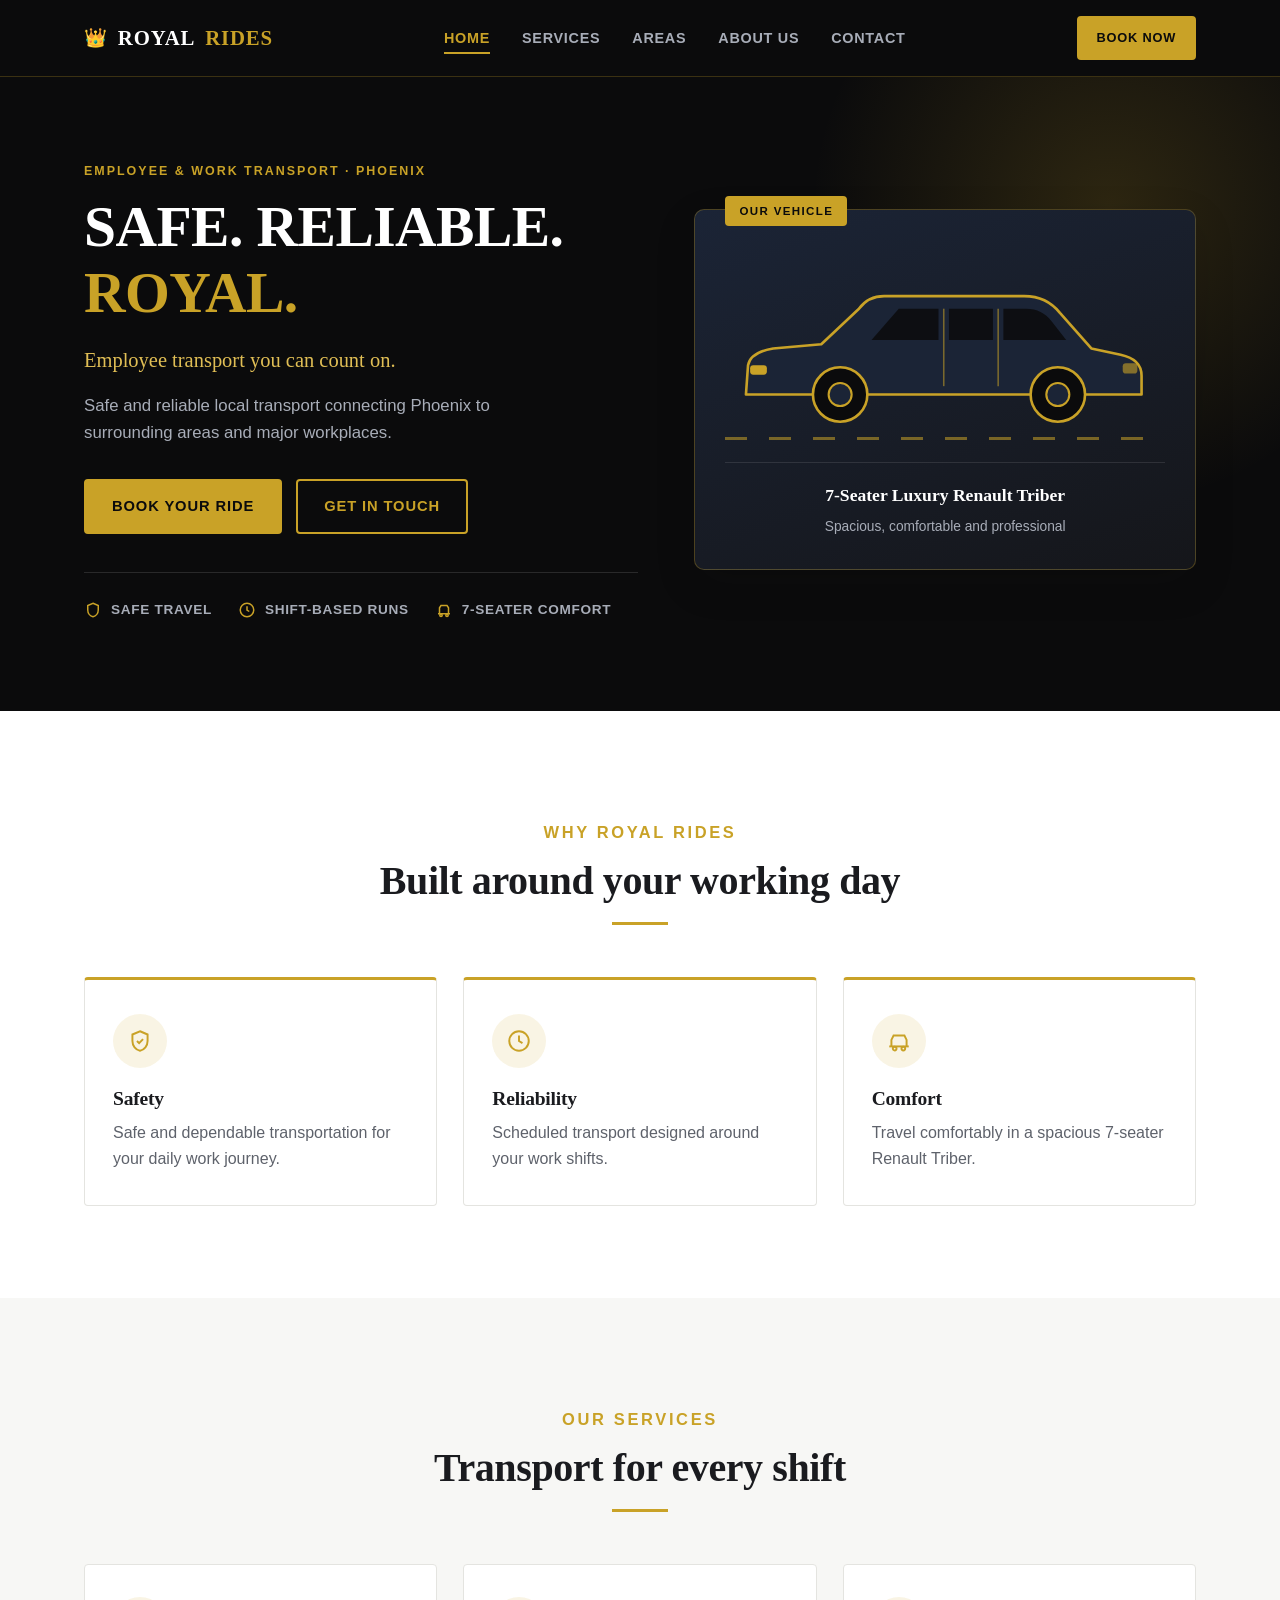
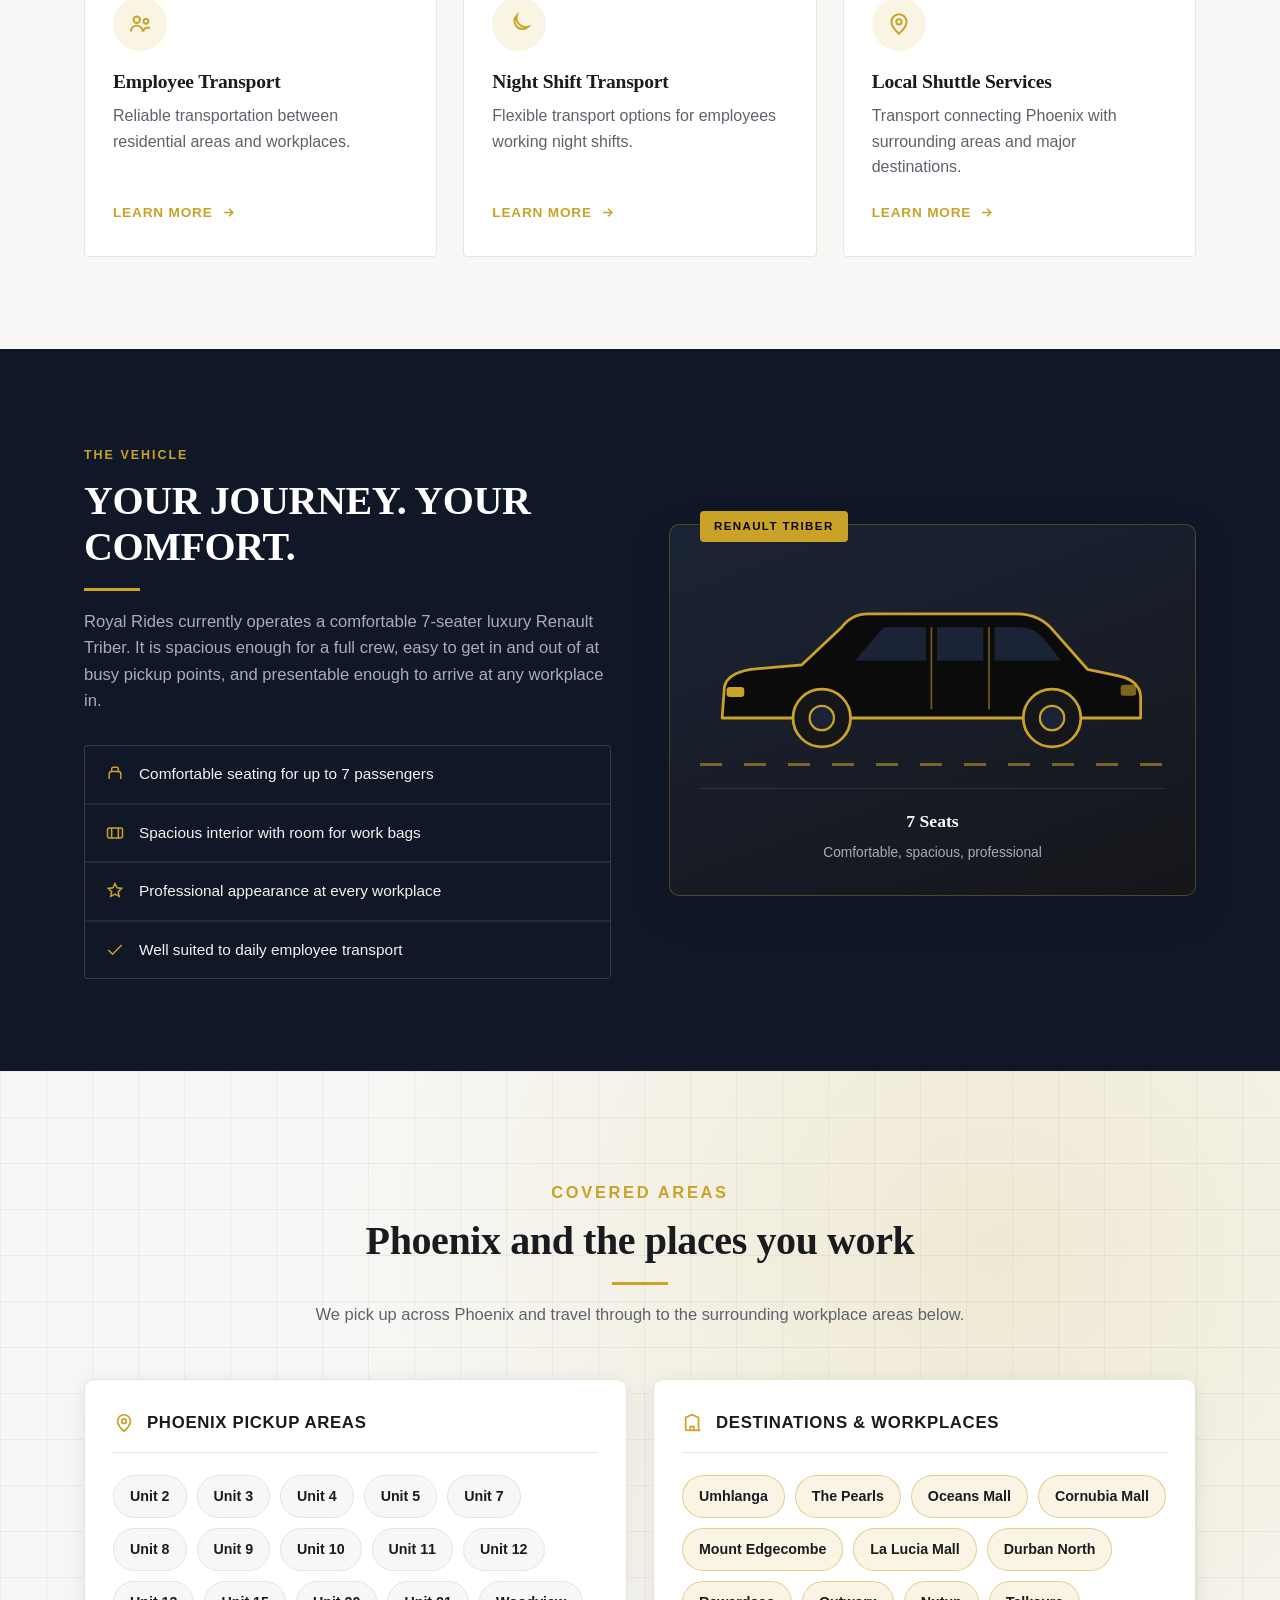
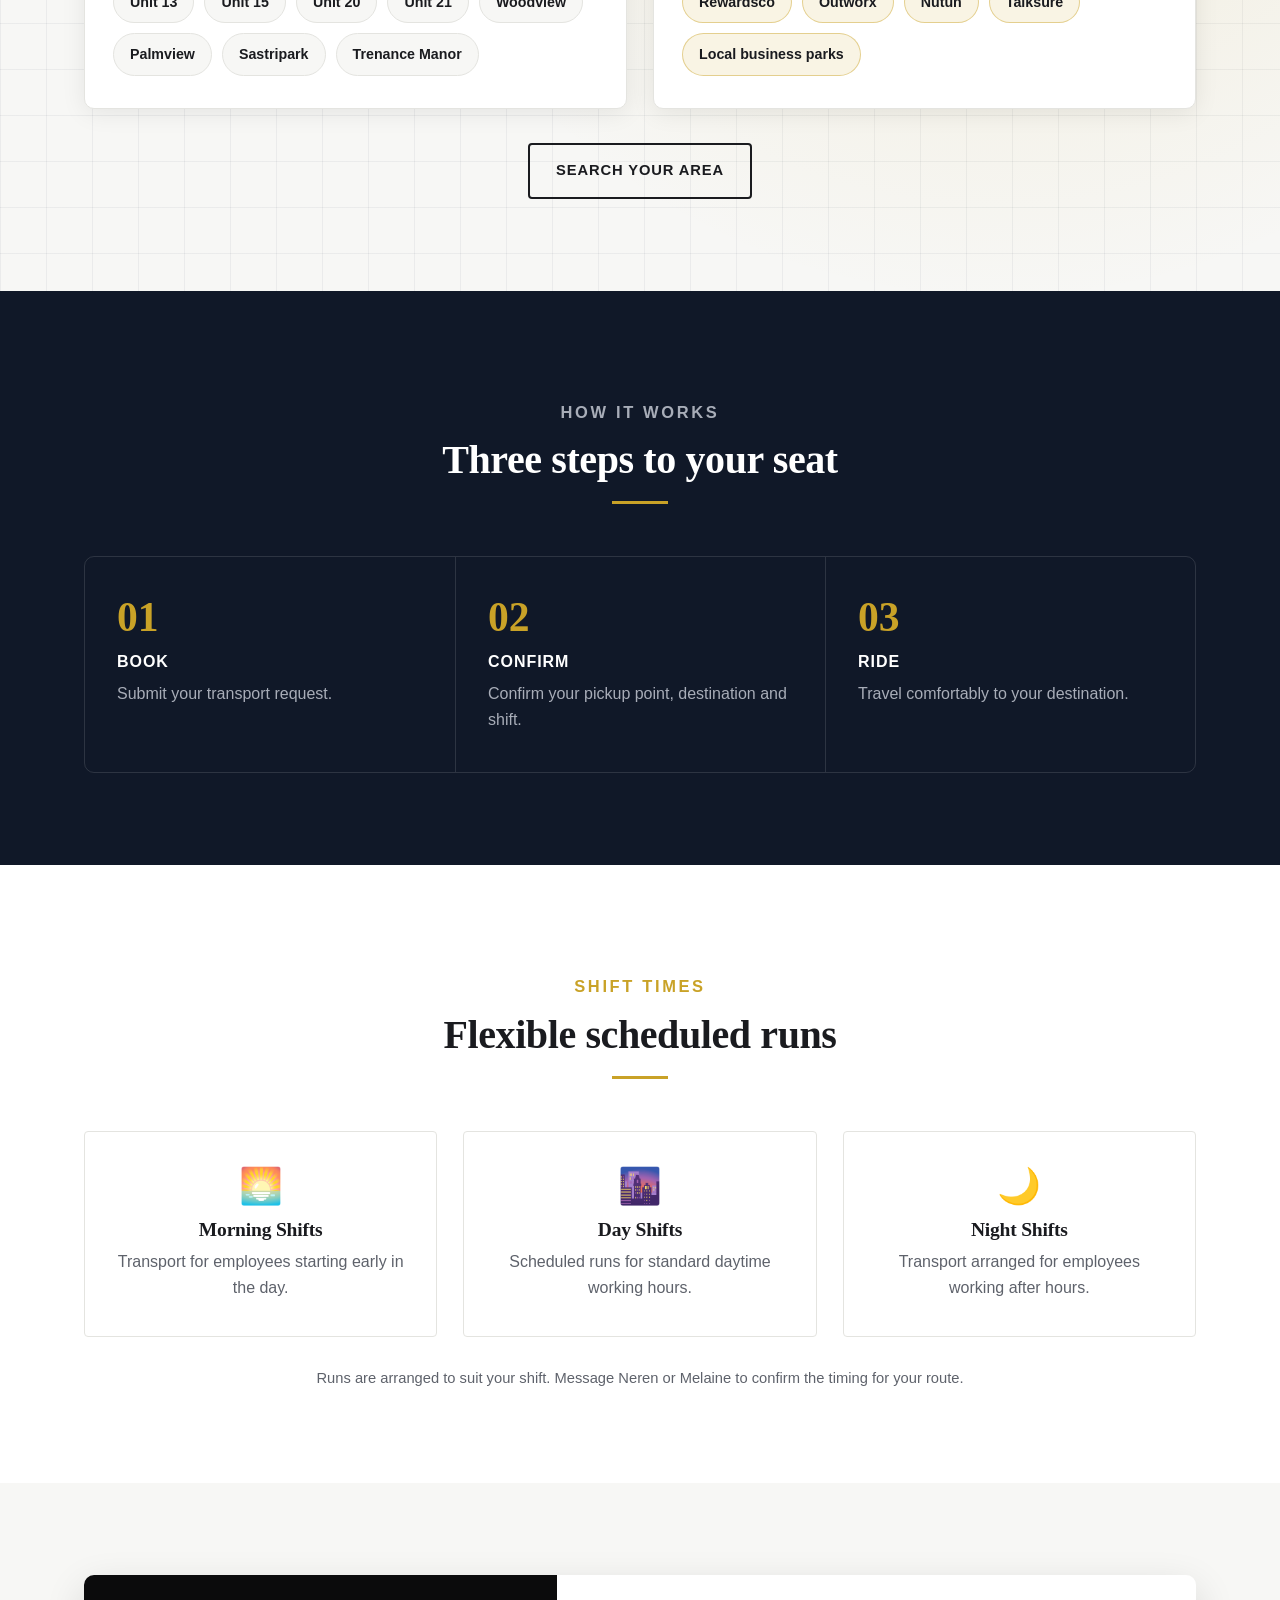
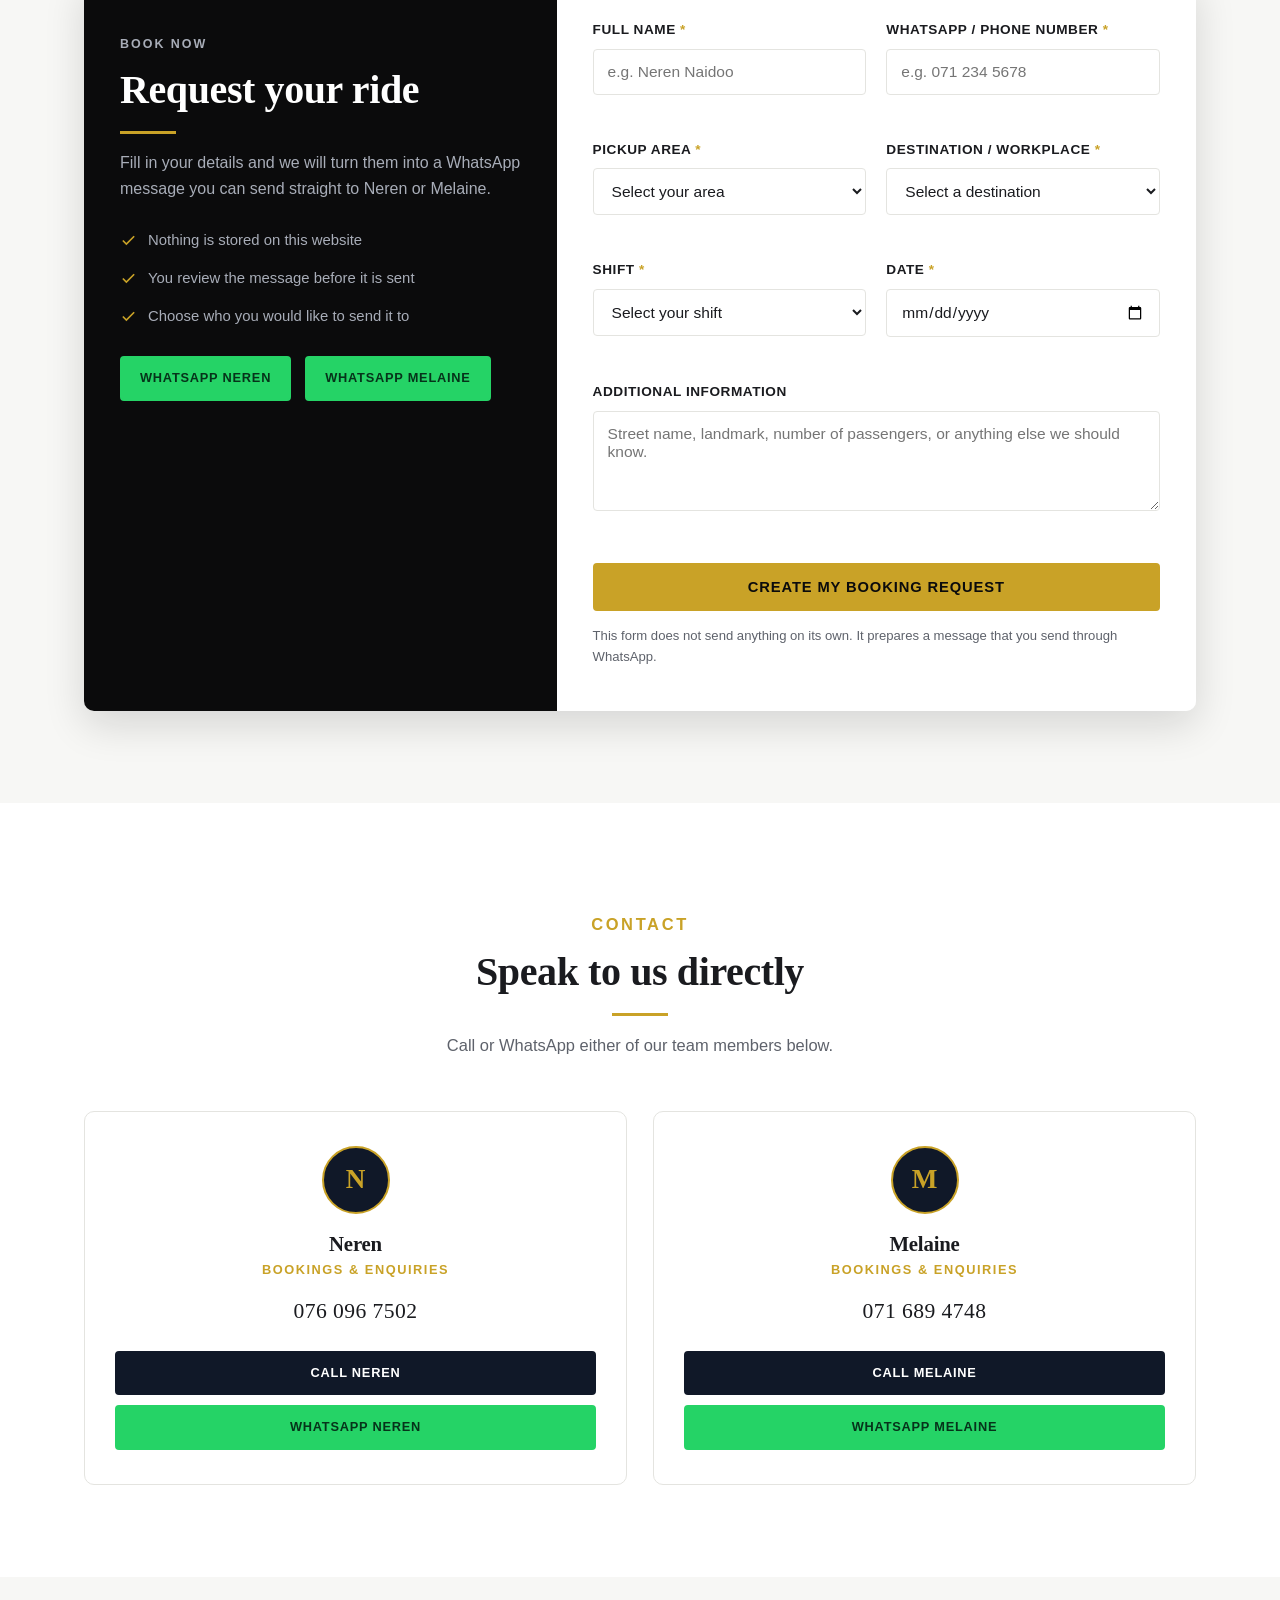
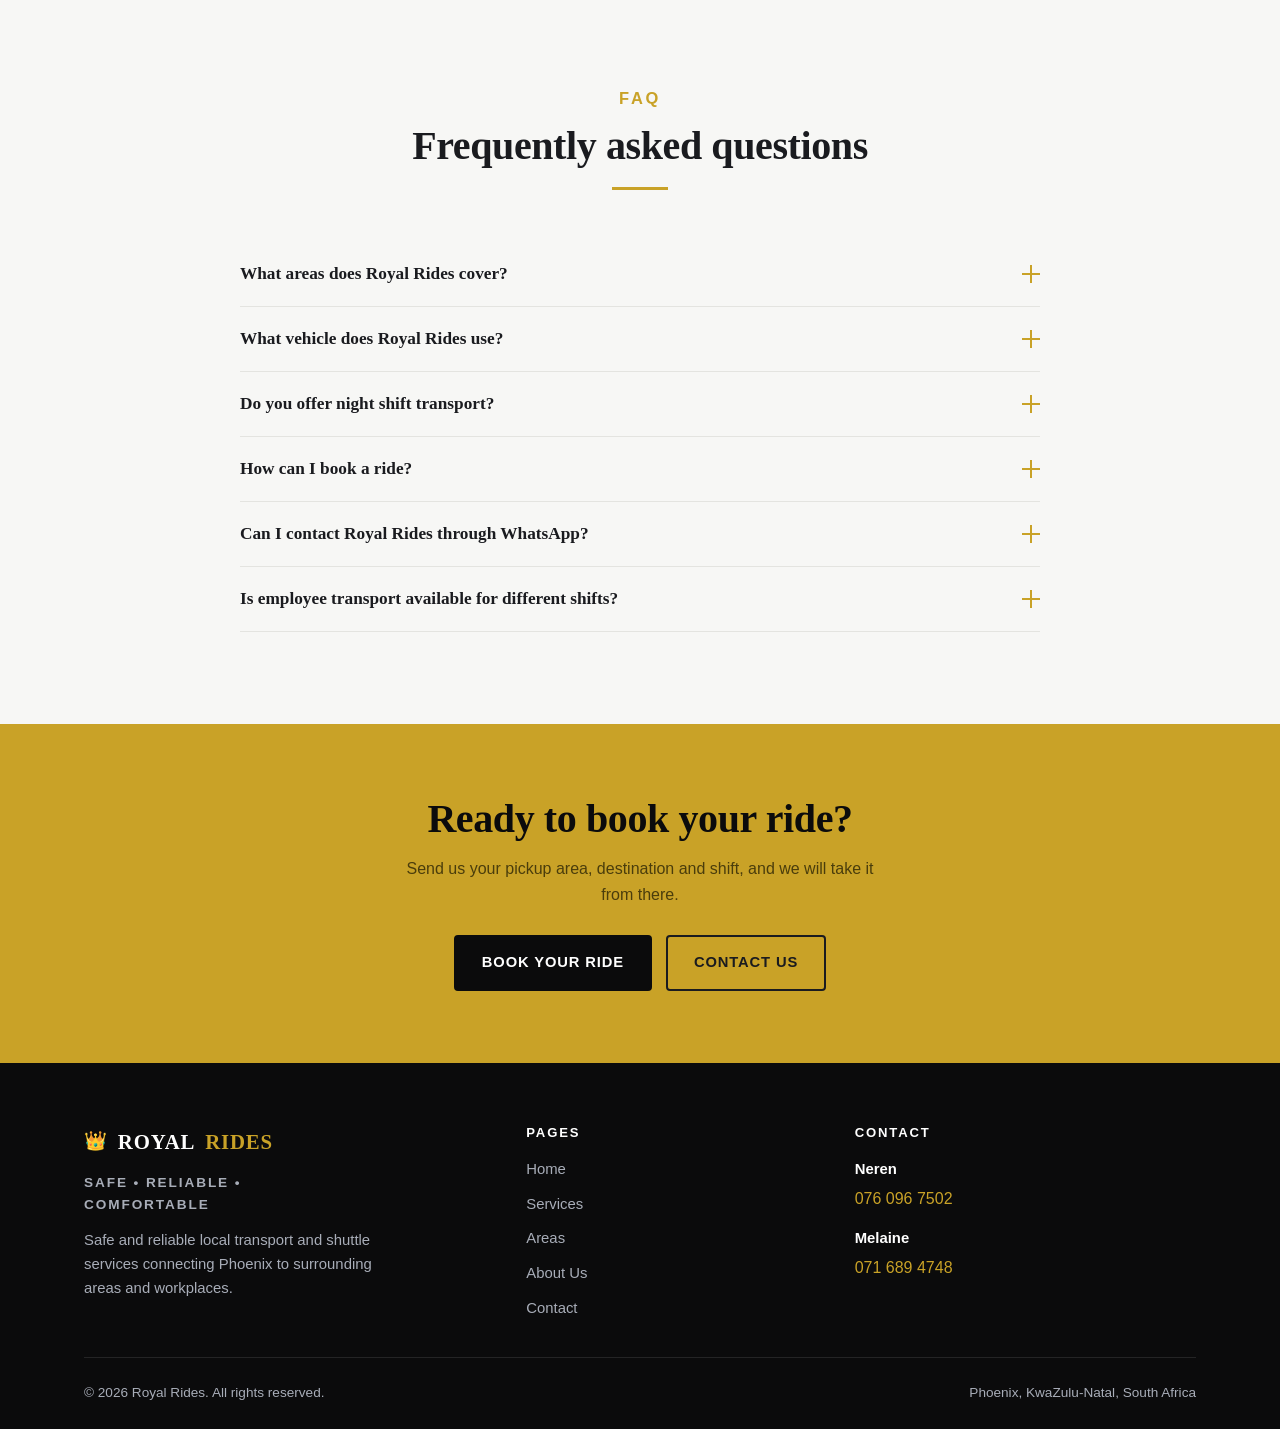
<file: index.html>
<!DOCTYPE html>
<html lang="en-ZA" class="no-js">
<head>
  <meta charset="UTF-8">
  <meta name="viewport" content="width=device-width, initial-scale=1.0">

  <title>Royal Rides | Safe &amp; Reliable Employee Transport in Phoenix</title>
  <meta name="description" content="Royal Rides provides safe, reliable and comfortable employee transport connecting Phoenix with surrounding areas and major workplaces.">

  <!-- Open Graph tags control how the link looks when shared on WhatsApp or Facebook -->
  <meta property="og:type" content="website">
  <meta property="og:title" content="Royal Rides | Safe &amp; Reliable Employee Transport in Phoenix">
  <meta property="og:description" content="Safe and reliable local transport connecting Phoenix to surrounding areas and major workplaces.">
  <meta property="og:site_name" content="Royal Rides">
  <meta property="og:locale" content="en_ZA">

  <meta name="theme-color" content="#0B0B0C">

  <link rel="stylesheet" href="css/style.css">
</head>
<body>
  <!-- Removes the "no-js" class so scroll animations can run -->
  <script>document.documentElement.classList.remove('no-js');</script>

  <!-- Lets keyboard users jump straight past the menu -->
  <a href="#main" class="visually-hidden">Skip to main content</a>

  <!-- ====================================================================
       HEADER / NAVIGATION
       ==================================================================== -->
  <header class="site-header">
    <nav class="container nav" aria-label="Main navigation">

      <a href="index.html" class="nav__logo">
        <span class="crown" aria-hidden="true">&#128081;</span>
        ROYAL <span class="brand-gold">RIDES</span>
      </a>

      <ul class="nav__menu" id="navMenu">
        <li><a href="index.html" class="nav__link is-active" aria-current="page">Home</a></li>
        <li><a href="services.html" class="nav__link">Services</a></li>
        <li><a href="areas.html" class="nav__link">Areas</a></li>
        <li><a href="about.html" class="nav__link">About Us</a></li>
        <li><a href="contact.html" class="nav__link">Contact</a></li>
        <li><a href="#booking" class="btn btn--gold btn--small">Book Now</a></li>
      </ul>

      <div class="nav__actions">
        <a href="#booking" class="btn btn--gold btn--small">Book Now</a>
        <button class="nav__toggle" id="navToggle" type="button"
                aria-expanded="false" aria-controls="navMenu"
                aria-label="Open navigation menu">
          <span class="nav__toggle-bar"></span>
        </button>
      </div>

    </nav>
  </header>

  <main id="main">

    <!-- ==================================================================
         HERO
         ================================================================== -->
    <section class="hero">
      <div class="container hero__inner">

        <div>
          <p class="eyebrow">Employee &amp; Work Transport &middot; Phoenix</p>
          <h1>SAFE. RELIABLE. <span class="gold-word">ROYAL.</span></h1>
          <p class="hero__subheading">Employee transport you can count on.</p>
          <p class="hero__text">
            Safe and reliable local transport connecting Phoenix to surrounding
            areas and major workplaces.
          </p>

          <div class="button-row">
            <a href="#booking" class="btn btn--gold">Book Your Ride</a>
            <a href="contact.html" class="btn btn--outline-gold">Get In Touch</a>
          </div>

          <ul class="hero__trust">
            <li class="hero__trust-item">
              <svg width="18" height="18" viewBox="0 0 24 24" fill="none" stroke="currentColor" stroke-width="2" aria-hidden="true"><path d="M12 3l7 3v6c0 4.4-3 8.2-7 9-4-.8-7-4.6-7-9V6l7-3z"/></svg>
              Safe travel
            </li>
            <li class="hero__trust-item">
              <svg width="18" height="18" viewBox="0 0 24 24" fill="none" stroke="currentColor" stroke-width="2" aria-hidden="true"><circle cx="12" cy="12" r="9"/><path d="M12 7v5l3 2"/></svg>
              Shift-based runs
            </li>
            <li class="hero__trust-item">
              <svg width="18" height="18" viewBox="0 0 24 24" fill="none" stroke="currentColor" stroke-width="2" aria-hidden="true"><path d="M4 17h16M6 17V9l2-3h8l2 3v8"/><circle cx="8" cy="19" r="1.6"/><circle cx="16" cy="19" r="1.6"/></svg>
              7-seater comfort
            </li>
          </ul>
        </div>

        <!-- Vehicle visual drawn with inline SVG so nothing can break -->
        <div class="vehicle-visual">
          <span class="vehicle-visual__badge">Our Vehicle</span>

          <svg viewBox="0 0 420 175" role="img"
               aria-label="Illustration of a seven seater Renault Triber people carrier, shown from the side">
            <!-- Body -->
            <path d="M20 140 L22 112 C24 102 34 98 46 96 L92 92 L128 58 C134 50 142 46 152 46 L286 46 C300 46 312 52 320 62 L350 96 L378 102 C392 105 398 112 398 122 L398 140 Z"
                  fill="#1B2436" stroke="#C9A227" stroke-width="2.5" stroke-linejoin="round"/>
            <!-- Windows -->
            <path d="M140 88 L166 58 L204 58 L204 88 Z" fill="#0B0B0C" opacity="0.85"/>
            <path d="M214 88 L214 58 L256 58 L256 88 Z" fill="#0B0B0C" opacity="0.85"/>
            <path d="M266 88 L266 58 L288 58 C298 58 306 62 312 70 L326 88 Z" fill="#0B0B0C" opacity="0.85"/>
            <!-- Door lines -->
            <line x1="209" y1="58" x2="209" y2="132" stroke="#C9A227" stroke-width="1.5" opacity="0.55"/>
            <line x1="261" y1="58" x2="261" y2="132" stroke="#C9A227" stroke-width="1.5" opacity="0.55"/>
            <!-- Head and tail lights -->
            <rect x="24" y="112" width="16" height="9" rx="3" fill="#C9A227"/>
            <rect x="380" y="110" width="14" height="10" rx="3" fill="#C9A227" opacity="0.6"/>
            <!-- Wheels -->
            <circle cx="110" cy="140" r="26" fill="#0B0B0C" stroke="#C9A227" stroke-width="2.5"/>
            <circle cx="110" cy="140" r="11" fill="#1B2436" stroke="#C9A227" stroke-width="2"/>
            <circle cx="318" cy="140" r="26" fill="#0B0B0C" stroke="#C9A227" stroke-width="2.5"/>
            <circle cx="318" cy="140" r="11" fill="#1B2436" stroke="#C9A227" stroke-width="2"/>
          </svg>

          <div class="vehicle-visual__road" aria-hidden="true"></div>

          <div class="vehicle-visual__caption">
            <strong>7-Seater Luxury Renault Triber</strong>
            <span>Spacious, comfortable and professional</span>
          </div>
        </div>

      </div>
    </section>

    <!-- ==================================================================
         WHY ROYAL RIDES
         ================================================================== -->
    <section class="section">
      <div class="container">

        <div class="section-head centered reveal">
          <p class="eyebrow">Why Royal Rides</p>
          <h2>Built around your working day</h2>
          <hr class="rule centered">
        </div>

        <div class="grid grid--3">

          <article class="feature-card reveal">
            <div class="icon-badge" aria-hidden="true">
              <svg width="26" height="26" viewBox="0 0 24 24" fill="none" stroke="currentColor" stroke-width="1.8"><path d="M12 3l7 3v6c0 4.4-3 8.2-7 9-4-.8-7-4.6-7-9V6l7-3z"/><path d="M9.2 12l2 2 3.6-3.8"/></svg>
            </div>
            <h3>Safety</h3>
            <p>Safe and dependable transportation for your daily work journey.</p>
          </article>

          <article class="feature-card reveal" data-delay="1">
            <div class="icon-badge" aria-hidden="true">
              <svg width="26" height="26" viewBox="0 0 24 24" fill="none" stroke="currentColor" stroke-width="1.8"><circle cx="12" cy="12" r="9"/><path d="M12 7v5l3.2 2"/></svg>
            </div>
            <h3>Reliability</h3>
            <p>Scheduled transport designed around your work shifts.</p>
          </article>

          <article class="feature-card reveal" data-delay="2">
            <div class="icon-badge" aria-hidden="true">
              <svg width="26" height="26" viewBox="0 0 24 24" fill="none" stroke="currentColor" stroke-width="1.8"><path d="M5 17V11l2-4h10l2 4v6"/><path d="M3 17h18"/><circle cx="8" cy="19" r="1.7"/><circle cx="16" cy="19" r="1.7"/></svg>
            </div>
            <h3>Comfort</h3>
            <p>Travel comfortably in a spacious 7-seater Renault Triber.</p>
          </article>

        </div>
      </div>
    </section>

    <!-- ==================================================================
         SERVICES
         ================================================================== -->
    <section class="section section--alt" id="services">
      <div class="container">

        <div class="section-head centered reveal">
          <p class="eyebrow">Our Services</p>
          <h2>Transport for every shift</h2>
          <hr class="rule centered">
        </div>

        <div class="grid grid--3">

          <article class="service-card reveal">
            <div class="icon-badge" aria-hidden="true">
              <svg width="26" height="26" viewBox="0 0 24 24" fill="none" stroke="currentColor" stroke-width="1.8"><circle cx="9" cy="8" r="3"/><path d="M3.5 19a5.5 5.5 0 0111 0"/><circle cx="17.5" cy="9.5" r="2.2"/><path d="M15 19a4 4 0 016-3.2"/></svg>
            </div>
            <h3>Employee Transport</h3>
            <p>Reliable transportation between residential areas and workplaces.</p>
            <a href="services.html#employee-transport" class="link-more">
              Learn More
              <svg width="15" height="15" viewBox="0 0 24 24" fill="none" stroke="currentColor" stroke-width="2.4" aria-hidden="true"><path d="M5 12h13M13 6l6 6-6 6"/></svg>
            </a>
          </article>

          <article class="service-card reveal" data-delay="1">
            <div class="icon-badge" aria-hidden="true">
              <svg width="26" height="26" viewBox="0 0 24 24" fill="none" stroke="currentColor" stroke-width="1.8"><path d="M20.5 14.5A8.5 8.5 0 0110 4a7 7 0 1010.5 10.5z"/></svg>
            </div>
            <h3>Night Shift Transport</h3>
            <p>Flexible transport options for employees working night shifts.</p>
            <a href="services.html#night-shift" class="link-more">
              Learn More
              <svg width="15" height="15" viewBox="0 0 24 24" fill="none" stroke="currentColor" stroke-width="2.4" aria-hidden="true"><path d="M5 12h13M13 6l6 6-6 6"/></svg>
            </a>
          </article>

          <article class="service-card reveal" data-delay="2">
            <div class="icon-badge" aria-hidden="true">
              <svg width="26" height="26" viewBox="0 0 24 24" fill="none" stroke="currentColor" stroke-width="1.8"><path d="M12 21s-7-6.2-7-11a7 7 0 1114 0c0 4.8-7 11-7 11z"/><circle cx="12" cy="10" r="2.5"/></svg>
            </div>
            <h3>Local Shuttle Services</h3>
            <p>Transport connecting Phoenix with surrounding areas and major destinations.</p>
            <a href="services.html#local-shuttle" class="link-more">
              Learn More
              <svg width="15" height="15" viewBox="0 0 24 24" fill="none" stroke="currentColor" stroke-width="2.4" aria-hidden="true"><path d="M5 12h13M13 6l6 6-6 6"/></svg>
            </a>
          </article>

        </div>
      </div>
    </section>

    <!-- ==================================================================
         VEHICLE SHOWCASE
         ================================================================== -->
    <section class="section vehicle-section" id="vehicle">
      <div class="container vehicle-section__inner">

        <div class="reveal">
          <p class="eyebrow">The Vehicle</p>
          <h2>YOUR JOURNEY. YOUR COMFORT.</h2>
          <hr class="rule">
          <p class="vehicle-section__lead">
            Royal Rides currently operates a comfortable 7-seater luxury Renault
            Triber. It is spacious enough for a full crew, easy to get in and out
            of at busy pickup points, and presentable enough to arrive at any
            workplace in.
          </p>

          <ul class="spec-list">
            <li>
              <svg width="20" height="20" viewBox="0 0 24 24" fill="none" stroke="currentColor" stroke-width="1.8" aria-hidden="true"><path d="M5 18v-6a3 3 0 013-3h8a3 3 0 013 3v6"/><path d="M8 9V6a2 2 0 012-2h4a2 2 0 012 2v3"/></svg>
              Comfortable seating for up to 7 passengers
            </li>
            <li>
              <svg width="20" height="20" viewBox="0 0 24 24" fill="none" stroke="currentColor" stroke-width="1.8" aria-hidden="true"><rect x="3" y="6" width="18" height="12" rx="2"/><path d="M8 6v12M16 6v12"/></svg>
              Spacious interior with room for work bags
            </li>
            <li>
              <svg width="20" height="20" viewBox="0 0 24 24" fill="none" stroke="currentColor" stroke-width="1.8" aria-hidden="true"><path d="M12 3l2.4 5.2 5.6.7-4.1 3.9 1.1 5.6L12 15.8 6.9 18.4 8 12.8 3.9 8.9l5.7-.7z"/></svg>
              Professional appearance at every workplace
            </li>
            <li>
              <svg width="20" height="20" viewBox="0 0 24 24" fill="none" stroke="currentColor" stroke-width="1.8" aria-hidden="true"><path d="M20 6L9 17l-5-5"/></svg>
              Well suited to daily employee transport
            </li>
          </ul>
        </div>

        <div class="vehicle-visual reveal" data-delay="1">
          <span class="vehicle-visual__badge">Renault Triber</span>

          <svg viewBox="0 0 420 175" role="img"
               aria-label="Side view illustration of the Renault Triber used by Royal Rides">
            <path d="M20 140 L22 112 C24 102 34 98 46 96 L92 92 L128 58 C134 50 142 46 152 46 L286 46 C300 46 312 52 320 62 L350 96 L378 102 C392 105 398 112 398 122 L398 140 Z"
                  fill="#0B0B0C" stroke="#C9A227" stroke-width="2.5" stroke-linejoin="round"/>
            <path d="M140 88 L166 58 L204 58 L204 88 Z" fill="#1B2436"/>
            <path d="M214 88 L214 58 L256 58 L256 88 Z" fill="#1B2436"/>
            <path d="M266 88 L266 58 L288 58 C298 58 306 62 312 70 L326 88 Z" fill="#1B2436"/>
            <line x1="209" y1="58" x2="209" y2="132" stroke="#C9A227" stroke-width="1.5" opacity="0.55"/>
            <line x1="261" y1="58" x2="261" y2="132" stroke="#C9A227" stroke-width="1.5" opacity="0.55"/>
            <rect x="24" y="112" width="16" height="9" rx="3" fill="#C9A227"/>
            <rect x="380" y="110" width="14" height="10" rx="3" fill="#C9A227" opacity="0.6"/>
            <circle cx="110" cy="140" r="26" fill="#15161A" stroke="#C9A227" stroke-width="2.5"/>
            <circle cx="110" cy="140" r="11" fill="#1B2436" stroke="#C9A227" stroke-width="2"/>
            <circle cx="318" cy="140" r="26" fill="#15161A" stroke="#C9A227" stroke-width="2.5"/>
            <circle cx="318" cy="140" r="11" fill="#1B2436" stroke="#C9A227" stroke-width="2"/>
          </svg>

          <div class="vehicle-visual__road" aria-hidden="true"></div>

          <div class="vehicle-visual__caption">
            <strong>7 Seats</strong>
            <span>Comfortable, spacious, professional</span>
          </div>
        </div>

      </div>
    </section>

    <!-- ==================================================================
         COVERED AREAS
         ================================================================== -->
    <section class="section areas-section" id="areas">
      <div class="container">

        <div class="section-head centered reveal">
          <p class="eyebrow">Covered Areas</p>
          <h2>Phoenix and the places you work</h2>
          <hr class="rule centered">
          <p>
            We pick up across Phoenix and travel through to the surrounding
            workplace areas below.
          </p>
        </div>

        <div class="grid grid--2">

          <!-- Phoenix pickup areas -->
          <div class="area-panel reveal">
            <div class="area-panel__head">
              <svg width="22" height="22" viewBox="0 0 24 24" fill="none" stroke="currentColor" stroke-width="1.9" aria-hidden="true"><path d="M12 21s-7-6.2-7-11a7 7 0 1114 0c0 4.8-7 11-7 11z"/><circle cx="12" cy="10" r="2.5"/></svg>
              <h3>Phoenix Pickup Areas</h3>
            </div>
            <ul class="chip-list">
              <li class="chip">Unit 2</li>
              <li class="chip">Unit 3</li>
              <li class="chip">Unit 4</li>
              <li class="chip">Unit 5</li>
              <li class="chip">Unit 7</li>
              <li class="chip">Unit 8</li>
              <li class="chip">Unit 9</li>
              <li class="chip">Unit 10</li>
              <li class="chip">Unit 11</li>
              <li class="chip">Unit 12</li>
              <li class="chip">Unit 13</li>
              <li class="chip">Unit 15</li>
              <li class="chip">Unit 20</li>
              <li class="chip">Unit 21</li>
              <li class="chip">Woodview</li>
              <li class="chip">Palmview</li>
              <li class="chip">Sastripark</li>
              <li class="chip">Trenance Manor</li>
            </ul>
          </div>

          <!-- Destinations -->
          <div class="area-panel reveal" data-delay="1">
            <div class="area-panel__head">
              <svg width="22" height="22" viewBox="0 0 24 24" fill="none" stroke="currentColor" stroke-width="1.9" aria-hidden="true"><path d="M4 20V6l7-3 7 3v14"/><path d="M4 20h16"/><path d="M9 20v-4h4v4"/></svg>
              <h3>Destinations &amp; Workplaces</h3>
            </div>
            <ul class="chip-list">
              <li class="chip chip--gold">Umhlanga</li>
              <li class="chip chip--gold">The Pearls</li>
              <li class="chip chip--gold">Oceans Mall</li>
              <li class="chip chip--gold">Cornubia Mall</li>
              <li class="chip chip--gold">Mount Edgecombe</li>
              <li class="chip chip--gold">La Lucia Mall</li>
              <li class="chip chip--gold">Durban North</li>
              <li class="chip chip--gold">Rewardsco</li>
              <li class="chip chip--gold">Outworx</li>
              <li class="chip chip--gold">Nutun</li>
              <li class="chip chip--gold">Talksure</li>
              <li class="chip chip--gold">Local business parks</li>
            </ul>
          </div>

        </div>

        <p style="text-align:center;margin-top:34px;">
          <a href="areas.html" class="btn btn--outline-dark">Search your area</a>
        </p>

      </div>
    </section>

    <!-- ==================================================================
         HOW IT WORKS
         ================================================================== -->
    <section class="section section--dark" id="how-it-works">
      <div class="container">

        <div class="section-head centered reveal">
          <p class="eyebrow">How It Works</p>
          <h2>Three steps to your seat</h2>
          <hr class="rule centered">
        </div>

        <div class="steps reveal">
          <div class="step">
            <div class="step__number">01</div>
            <h3>Book</h3>
            <p>Submit your transport request.</p>
          </div>
          <div class="step">
            <div class="step__number">02</div>
            <h3>Confirm</h3>
            <p>Confirm your pickup point, destination and shift.</p>
          </div>
          <div class="step">
            <div class="step__number">03</div>
            <h3>Ride</h3>
            <p>Travel comfortably to your destination.</p>
          </div>
        </div>

      </div>
    </section>

    <!-- ==================================================================
         SHIFT TIMES
         ================================================================== -->
    <section class="section" id="shifts">
      <div class="container">

        <div class="section-head centered reveal">
          <p class="eyebrow">Shift Times</p>
          <h2>Flexible scheduled runs</h2>
          <hr class="rule centered">
        </div>

        <div class="grid grid--3">
          <article class="shift-card reveal">
            <div class="shift-card__icon" aria-hidden="true">&#127749;</div>
            <h3>Morning Shifts</h3>
            <p>Transport for employees starting early in the day.</p>
          </article>

          <article class="shift-card reveal" data-delay="1">
            <div class="shift-card__icon" aria-hidden="true">&#127750;</div>
            <h3>Day Shifts</h3>
            <p>Scheduled runs for standard daytime working hours.</p>
          </article>

          <article class="shift-card reveal" data-delay="2">
            <div class="shift-card__icon" aria-hidden="true">&#127769;</div>
            <h3>Night Shifts</h3>
            <p>Transport arranged for employees working after hours.</p>
          </article>
        </div>

        <p class="shift-note reveal">
          Runs are arranged to suit your shift. Message Neren or Melaine to
          confirm the timing for your route.
        </p>

      </div>
    </section>

    <!-- ==================================================================
         BOOKING FORM
         ================================================================== -->
    <section class="section section--alt" id="booking">
      <div class="container">

        <div class="booking reveal">

          <!-- Left side: explanation -->
          <div class="booking__aside">
            <p class="eyebrow">Book Now</p>
            <h2>Request your ride</h2>
            <hr class="rule">
            <p>
              Fill in your details and we will turn them into a WhatsApp message
              you can send straight to Neren or Melaine.
            </p>

            <ul class="booking__aside-list">
              <li>
                <svg width="17" height="17" viewBox="0 0 24 24" fill="none" stroke="currentColor" stroke-width="2.4" aria-hidden="true"><path d="M20 6L9 17l-5-5"/></svg>
                Nothing is stored on this website
              </li>
              <li>
                <svg width="17" height="17" viewBox="0 0 24 24" fill="none" stroke="currentColor" stroke-width="2.4" aria-hidden="true"><path d="M20 6L9 17l-5-5"/></svg>
                You review the message before it is sent
              </li>
              <li>
                <svg width="17" height="17" viewBox="0 0 24 24" fill="none" stroke="currentColor" stroke-width="2.4" aria-hidden="true"><path d="M20 6L9 17l-5-5"/></svg>
                Choose who you would like to send it to
              </li>
            </ul>

            <div class="button-row" style="margin-top:28px;">
              <a class="btn btn--whatsapp btn--small" data-whatsapp="neren" href="#">WhatsApp Neren</a>
              <a class="btn btn--whatsapp btn--small" data-whatsapp="melaine" href="#">WhatsApp Melaine</a>
            </div>
          </div>

          <!-- Right side: the form -->
          <div class="booking__form">
            <!-- novalidate lets our own JavaScript show the messages instead -->
            <form id="bookingForm" novalidate>
              <div class="form-grid">

                <div class="form-field">
                  <label for="fullName">Full Name <span class="required-star" aria-hidden="true">*</span></label>
                  <input type="text" id="fullName" name="fullName" autocomplete="name"
                         placeholder="e.g. Neren Naidoo" required>
                  <span class="field-error" aria-live="polite"></span>
                </div>

                <div class="form-field">
                  <label for="phone">WhatsApp / Phone Number <span class="required-star" aria-hidden="true">*</span></label>
                  <input type="tel" id="phone" name="phone" autocomplete="tel"
                         placeholder="e.g. 071 234 5678" required>
                  <span class="field-error" aria-live="polite"></span>
                </div>

                <div class="form-field">
                  <label for="pickupArea">Pickup Area <span class="required-star" aria-hidden="true">*</span></label>
                  <select id="pickupArea" name="pickupArea" required>
                    <option value="">Select your area</option>
                    <option>Unit 2</option>
                    <option>Unit 3</option>
                    <option>Unit 4</option>
                    <option>Unit 5</option>
                    <option>Unit 7</option>
                    <option>Unit 8</option>
                    <option>Unit 9</option>
                    <option>Unit 10</option>
                    <option>Unit 11</option>
                    <option>Unit 12</option>
                    <option>Unit 13</option>
                    <option>Unit 15</option>
                    <option>Unit 20</option>
                    <option>Unit 21</option>
                    <option>Woodview</option>
                    <option>Palmview</option>
                    <option>Sastripark</option>
                    <option>Trenance Manor</option>
                    <option>Other (please describe below)</option>
                  </select>
                  <span class="field-error" aria-live="polite"></span>
                </div>

                <div class="form-field">
                  <label for="destination">Destination / Workplace <span class="required-star" aria-hidden="true">*</span></label>
                  <select id="destination" name="destination" required>
                    <option value="">Select a destination</option>
                    <option>Umhlanga</option>
                    <option>The Pearls</option>
                    <option>Oceans Mall</option>
                    <option>Cornubia Mall</option>
                    <option>Mount Edgecombe</option>
                    <option>La Lucia Mall</option>
                    <option>Durban North</option>
                    <option>Rewardsco</option>
                    <option>Outworx</option>
                    <option>Nutun</option>
                    <option>Talksure</option>
                    <option>Local business park</option>
                    <option>Other (please describe below)</option>
                  </select>
                  <span class="field-error" aria-live="polite"></span>
                </div>

                <div class="form-field">
                  <label for="shift">Shift <span class="required-star" aria-hidden="true">*</span></label>
                  <select id="shift" name="shift" required>
                    <option value="">Select your shift</option>
                    <option>Morning shift</option>
                    <option>Day shift</option>
                    <option>Night shift</option>
                    <option>Not sure yet</option>
                  </select>
                  <span class="field-error" aria-live="polite"></span>
                </div>

                <div class="form-field">
                  <label for="travelDate">Date <span class="required-star" aria-hidden="true">*</span></label>
                  <input type="date" id="travelDate" name="travelDate" required>
                  <span class="field-error" aria-live="polite"></span>
                </div>

                <div class="form-field form-field--full">
                  <label for="notes">Additional Information</label>
                  <textarea id="notes" name="notes" rows="4"
                            placeholder="Street name, landmark, number of passengers, or anything else we should know."></textarea>
                  <span class="field-error" aria-live="polite"></span>
                </div>

              </div>

              <div class="form-actions">
                <button type="submit" class="btn btn--gold btn--block">Create My Booking Request</button>
                <p class="form-note">
                  This form does not send anything on its own. It prepares a
                  message that you send through WhatsApp.
                </p>
              </div>
            </form>

            <!-- Appears once the form passes validation -->
            <div class="booking-summary" id="bookingSummary" role="region"
                 aria-live="polite" aria-label="Your booking request">
              <h3>Your request is ready</h3>
              <p>Check the details below, then choose who to send it to.</p>
              <pre class="booking-summary__preview" id="bookingPreview"></pre>
              <div class="booking-summary__buttons">
                <button type="button" class="btn btn--whatsapp btn--small" id="sendNeren">WhatsApp Neren</button>
                <button type="button" class="btn btn--whatsapp btn--small" id="sendMelaine">WhatsApp Melaine</button>
                <button type="button" class="btn btn--outline-dark btn--small" id="editBooking">Edit Details</button>
              </div>
            </div>

          </div>
        </div>
      </div>
    </section>

    <!-- ==================================================================
         CONTACT
         ================================================================== -->
    <section class="section" id="contact">
      <div class="container">

        <div class="section-head centered reveal">
          <p class="eyebrow">Contact</p>
          <h2>Speak to us directly</h2>
          <hr class="rule centered">
          <p>Call or WhatsApp either of our team members below.</p>
        </div>

        <div class="grid grid--2">

          <article class="contact-card reveal">
            <div class="contact-card__avatar" aria-hidden="true">N</div>
            <h3>Neren</h3>
            <p class="contact-card__role">Bookings &amp; Enquiries</p>
            <a class="contact-card__phone" href="tel:+27760967502">076 096 7502</a>
            <div class="contact-card__buttons">
              <a class="btn btn--dark btn--small" data-call="neren" href="tel:+27760967502">Call Neren</a>
              <a class="btn btn--whatsapp btn--small" data-whatsapp="neren" href="#">WhatsApp Neren</a>
            </div>
          </article>

          <article class="contact-card reveal" data-delay="1">
            <div class="contact-card__avatar" aria-hidden="true">M</div>
            <h3>Melaine</h3>
            <p class="contact-card__role">Bookings &amp; Enquiries</p>
            <a class="contact-card__phone" href="tel:+27716894748">071 689 4748</a>
            <div class="contact-card__buttons">
              <a class="btn btn--dark btn--small" data-call="melaine" href="tel:+27716894748">Call Melaine</a>
              <a class="btn btn--whatsapp btn--small" data-whatsapp="melaine" href="#">WhatsApp Melaine</a>
            </div>
          </article>

        </div>
      </div>
    </section>

    <!-- ==================================================================
         FAQ
         ================================================================== -->
    <section class="section section--alt" id="faq">
      <div class="container">

        <div class="section-head centered reveal">
          <p class="eyebrow">FAQ</p>
          <h2>Frequently asked questions</h2>
          <hr class="rule centered">
        </div>

        <div class="faq reveal">

          <div class="faq__item">
            <button class="faq__question" type="button" aria-expanded="false">
              What areas does Royal Rides cover?
              <span class="faq__icon" aria-hidden="true"></span>
            </button>
            <div class="faq__answer">
              <p>
                We pick up across Phoenix, including Units 2, 3, 4, 5, 7, 8, 9,
                10, 11, 12, 13, 15, 20 and 21, as well as Woodview, Palmview,
                Sastripark and Trenance Manor. From there we travel to
                destinations such as Umhlanga, The Pearls, Oceans Mall, Cornubia
                Mall, Mount Edgecombe, La Lucia Mall, Durban North, Rewardsco,
                Outworx, Nutun, Talksure and local business parks.
              </p>
            </div>
          </div>

          <div class="faq__item">
            <button class="faq__question" type="button" aria-expanded="false">
              What vehicle does Royal Rides use?
              <span class="faq__icon" aria-hidden="true"></span>
            </button>
            <div class="faq__answer">
              <p>
                We currently use a comfortable 7-seater luxury Renault Triber,
                chosen for its spacious interior and professional appearance.
              </p>
            </div>
          </div>

          <div class="faq__item">
            <button class="faq__question" type="button" aria-expanded="false">
              Do you offer night shift transport?
              <span class="faq__icon" aria-hidden="true"></span>
            </button>
            <div class="faq__answer">
              <p>
                Yes. Along with morning and day shifts, we offer flexible
                transport for employees working night shifts.
              </p>
            </div>
          </div>

          <div class="faq__item">
            <button class="faq__question" type="button" aria-expanded="false">
              How can I book a ride?
              <span class="faq__icon" aria-hidden="true"></span>
            </button>
            <div class="faq__answer">
              <p>
                Use the booking form on this page. Once you have filled it in, we
                prepare a WhatsApp message with your details that you can send to
                Neren or Melaine. You can also call or message either of them
                directly.
              </p>
            </div>
          </div>

          <div class="faq__item">
            <button class="faq__question" type="button" aria-expanded="false">
              Can I contact Royal Rides through WhatsApp?
              <span class="faq__icon" aria-hidden="true"></span>
            </button>
            <div class="faq__answer">
              <p>
                Yes. Neren is on 076 096 7502 and Melaine is on 071 689 4748.
                Both numbers are available for phone calls and WhatsApp.
              </p>
            </div>
          </div>

          <div class="faq__item">
            <button class="faq__question" type="button" aria-expanded="false">
              Is employee transport available for different shifts?
              <span class="faq__icon" aria-hidden="true"></span>
            </button>
            <div class="faq__answer">
              <p>
                Yes. We run flexible scheduled runs covering morning, day and
                night shifts. Message us with your shift and we will confirm what
                we can arrange.
              </p>
            </div>
          </div>

        </div>
      </div>
    </section>

    <!-- ==================================================================
         CALL TO ACTION
         ================================================================== -->
    <section class="cta-band">
      <div class="container">
        <h2>Ready to book your ride?</h2>
        <p>Send us your pickup area, destination and shift, and we will take it from there.</p>
        <div class="button-row">
          <a href="#booking" class="btn btn--dark">Book Your Ride</a>
          <a href="contact.html" class="btn btn--outline-dark">Contact Us</a>
        </div>
      </div>
    </section>

  </main>

  <!-- ====================================================================
       FOOTER
       ==================================================================== -->
  <footer class="site-footer">
    <div class="container">

      <div class="footer__grid">

        <div class="footer__brand">
          <a href="index.html" class="nav__logo">
            <span class="crown" aria-hidden="true">&#128081;</span>
            ROYAL <span class="brand-gold">RIDES</span>
          </a>
          <p class="footer__tagline">Safe &bull; Reliable &bull; Comfortable</p>
          <p>
            Safe and reliable local transport and shuttle services connecting
            Phoenix to surrounding areas and workplaces.
          </p>
        </div>

        <nav aria-label="Footer navigation">
          <h2 class="footer__heading">Pages</h2>
          <ul class="footer__links">
            <li><a href="index.html">Home</a></li>
            <li><a href="services.html">Services</a></li>
            <li><a href="areas.html">Areas</a></li>
            <li><a href="about.html">About Us</a></li>
            <li><a href="contact.html">Contact</a></li>
          </ul>
        </nav>

        <div>
          <h2 class="footer__heading">Contact</h2>
          <div class="footer__contact">
            <div class="footer__contact-person">
              <strong>Neren</strong>
              <a href="tel:+27760967502">076 096 7502</a>
            </div>
            <div class="footer__contact-person">
              <strong>Melaine</strong>
              <a href="tel:+27716894748">071 689 4748</a>
            </div>
          </div>
        </div>

      </div>

      <div class="footer__bottom">
        <span>&copy; <span data-year>2026</span> Royal Rides. All rights reserved.</span>
        <span>Phoenix, KwaZulu-Natal, South Africa</span>
      </div>

    </div>
  </footer>

  <!-- Back to top -->
  <button class="back-to-top" id="backToTop" type="button" aria-label="Back to top">
    <svg width="20" height="20" viewBox="0 0 24 24" fill="none" stroke="currentColor" stroke-width="2.5" aria-hidden="true"><path d="M12 19V5M5 12l7-7 7 7"/></svg>
  </button>

  <script src="js/script.js"></script>
</body>
</html>
</file>
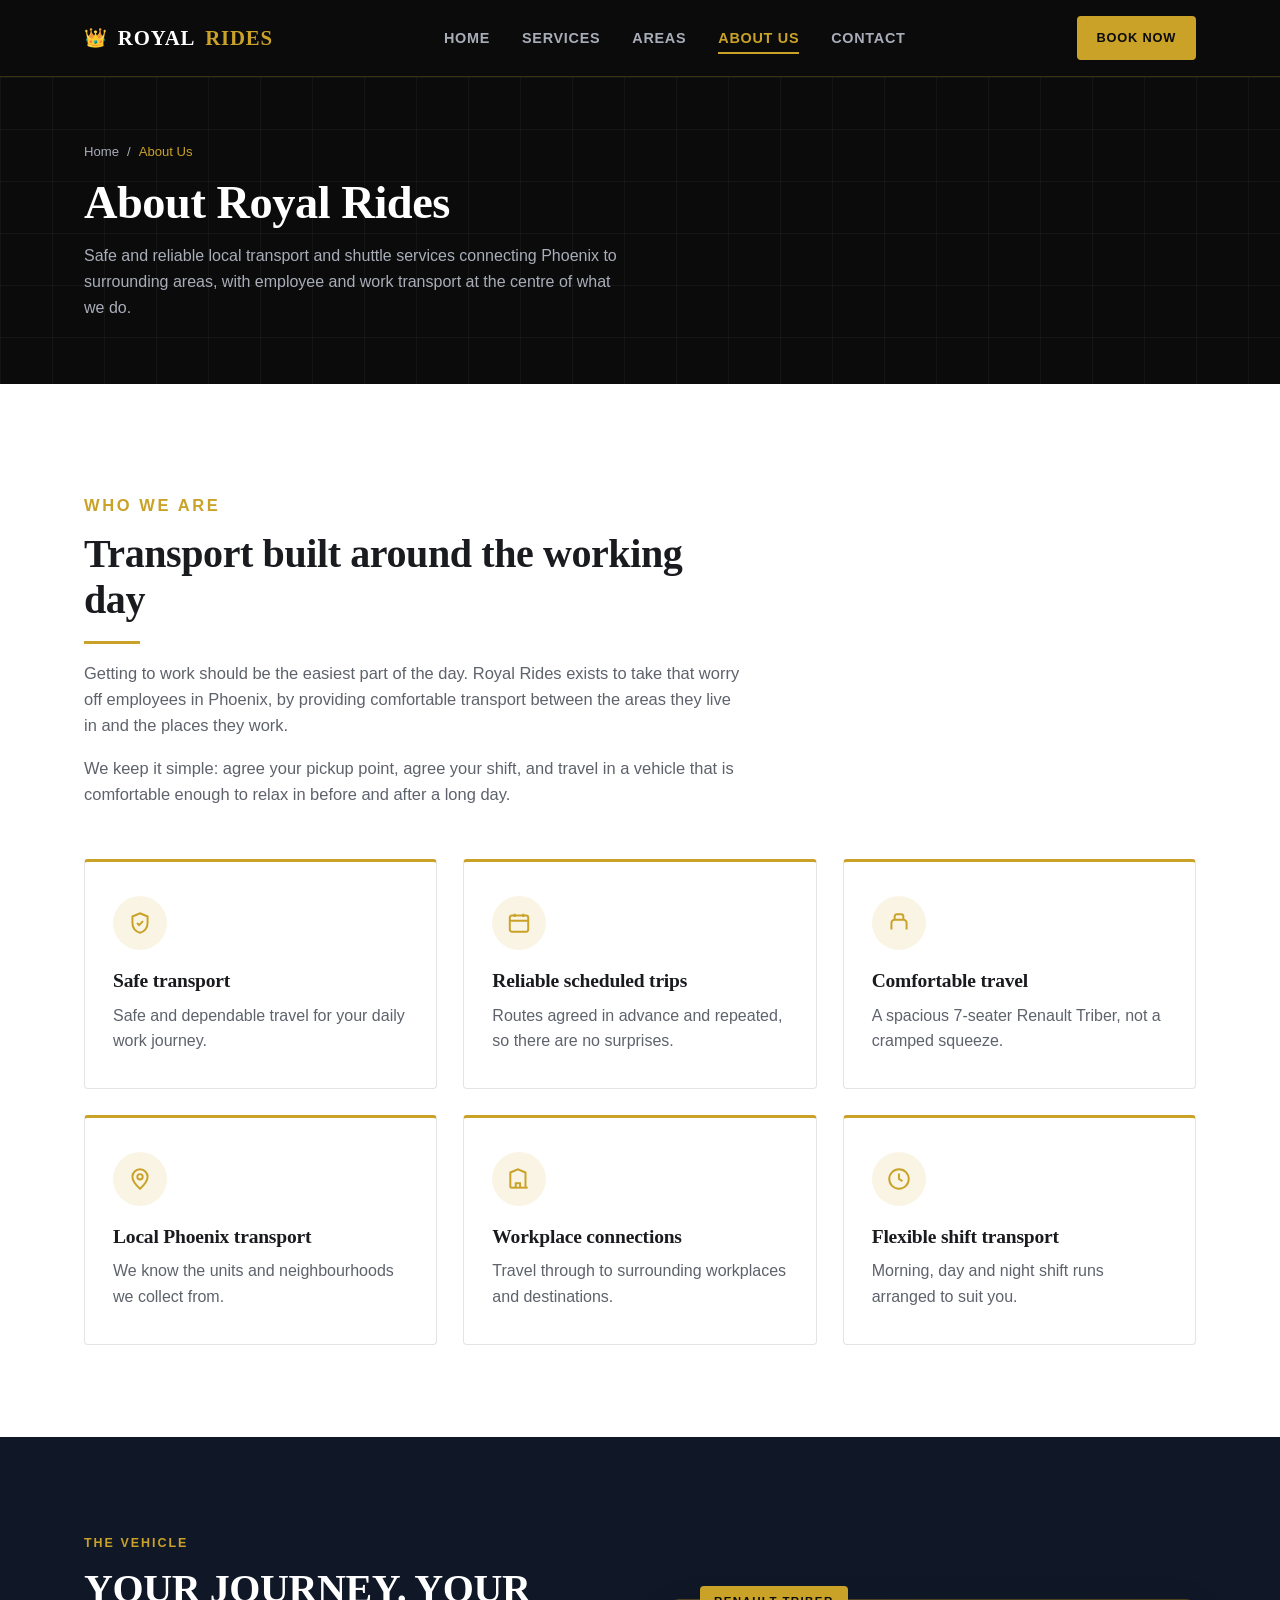
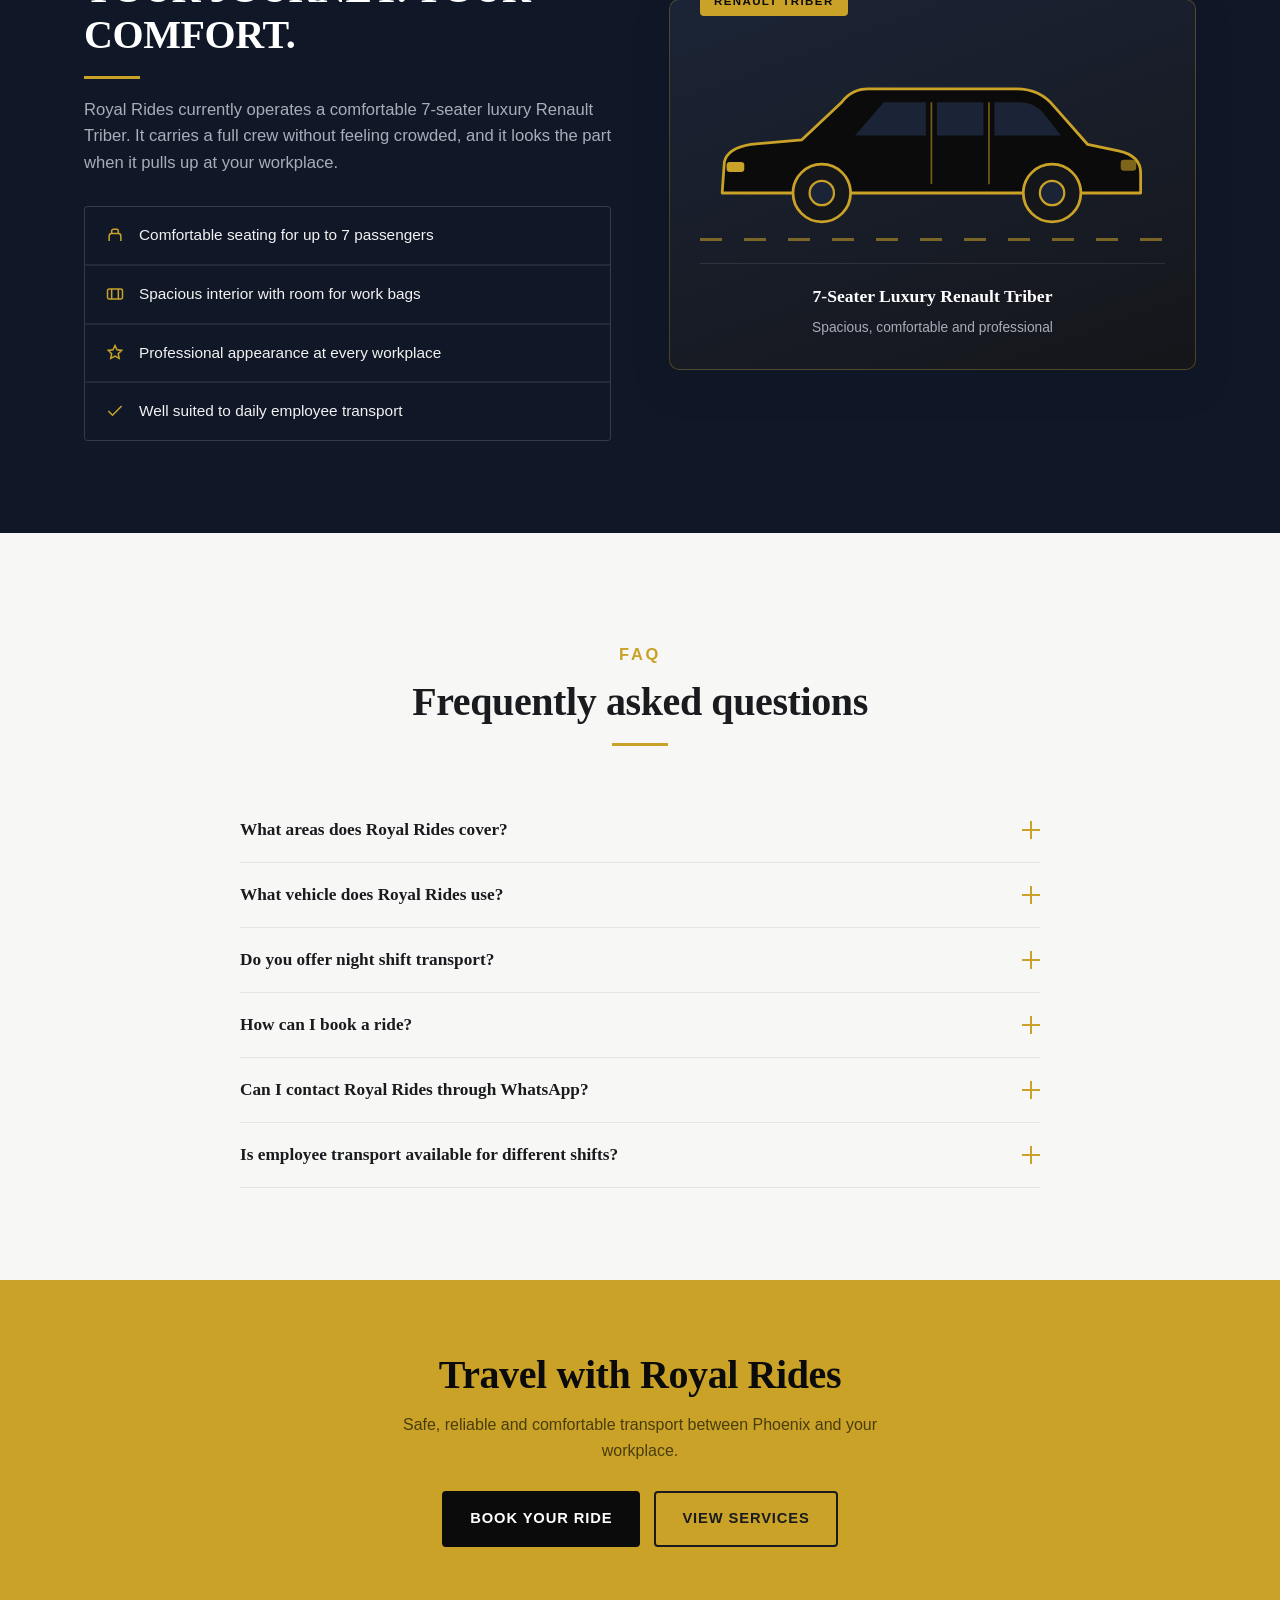
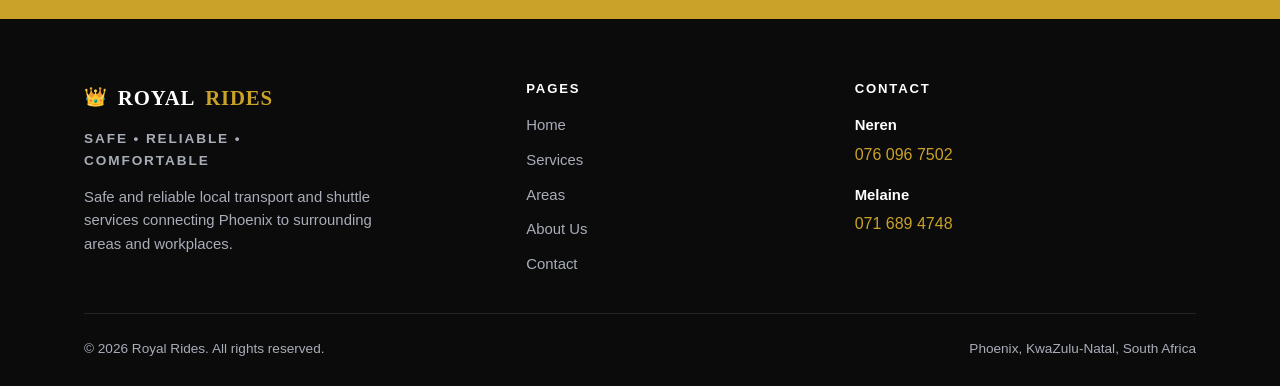
<file: about.html>
<!DOCTYPE html>
<html lang="en-ZA" class="no-js">
<head>
  <meta charset="UTF-8">
  <meta name="viewport" content="width=device-width, initial-scale=1.0">

  <title>About Us | Royal Rides Employee Transport Phoenix</title>
  <meta name="description" content="Royal Rides focuses on safe, reliable and comfortable employee transport connecting Phoenix with surrounding workplaces and destinations.">

  <meta property="og:type" content="website">
  <meta property="og:title" content="About Us | Royal Rides Employee Transport Phoenix">
  <meta property="og:description" content="What Royal Rides focuses on: safe transport, reliable scheduled trips and comfortable employee travel.">
  <meta property="og:site_name" content="Royal Rides">
  <meta property="og:locale" content="en_ZA">

  <meta name="theme-color" content="#0B0B0C">
  <link rel="stylesheet" href="css/style.css">
</head>
<body>
  <script>document.documentElement.classList.remove('no-js');</script>
  <a href="#main" class="visually-hidden">Skip to main content</a>

  <!-- HEADER -->
  <header class="site-header">
    <nav class="container nav" aria-label="Main navigation">
      <a href="index.html" class="nav__logo">
        <span class="crown" aria-hidden="true">&#128081;</span>
        ROYAL <span class="brand-gold">RIDES</span>
      </a>

      <ul class="nav__menu" id="navMenu">
        <li><a href="index.html" class="nav__link">Home</a></li>
        <li><a href="services.html" class="nav__link">Services</a></li>
        <li><a href="areas.html" class="nav__link">Areas</a></li>
        <li><a href="about.html" class="nav__link is-active" aria-current="page">About Us</a></li>
        <li><a href="contact.html" class="nav__link">Contact</a></li>
        <li><a href="contact.html#booking" class="btn btn--gold btn--small">Book Now</a></li>
      </ul>

      <div class="nav__actions">
        <a href="contact.html#booking" class="btn btn--gold btn--small">Book Now</a>
        <button class="nav__toggle" id="navToggle" type="button"
                aria-expanded="false" aria-controls="navMenu"
                aria-label="Open navigation menu">
          <span class="nav__toggle-bar"></span>
        </button>
      </div>
    </nav>
  </header>

  <main id="main">

    <!-- PAGE BANNER -->
    <section class="page-banner">
      <div class="container">
        <nav class="breadcrumb" aria-label="Breadcrumb">
          <a href="index.html">Home</a> <span aria-hidden="true">/</span>
          <span aria-current="page">About Us</span>
        </nav>
        <h1>About Royal Rides</h1>
        <p>
          Safe and reliable local transport and shuttle services connecting
          Phoenix to surrounding areas, with employee and work transport at the
          centre of what we do.
        </p>
      </div>
    </section>

    <!-- INTRO -->
    <section class="section">
      <div class="container">
        <div class="section-head reveal">
          <p class="eyebrow">Who We Are</p>
          <h2>Transport built around the working day</h2>
          <hr class="rule">
          <p>
            Getting to work should be the easiest part of the day. Royal Rides
            exists to take that worry off employees in Phoenix, by providing
            comfortable transport between the areas they live in and the places
            they work.
          </p>
          <p>
            We keep it simple: agree your pickup point, agree your shift, and
            travel in a vehicle that is comfortable enough to relax in before and
            after a long day.
          </p>
        </div>

        <div class="grid grid--3">

          <article class="feature-card reveal">
            <div class="icon-badge" aria-hidden="true">
              <svg width="26" height="26" viewBox="0 0 24 24" fill="none" stroke="currentColor" stroke-width="1.8"><path d="M12 3l7 3v6c0 4.4-3 8.2-7 9-4-.8-7-4.6-7-9V6l7-3z"/><path d="M9.2 12l2 2 3.6-3.8"/></svg>
            </div>
            <h3>Safe transport</h3>
            <p>Safe and dependable travel for your daily work journey.</p>
          </article>

          <article class="feature-card reveal" data-delay="1">
            <div class="icon-badge" aria-hidden="true">
              <svg width="26" height="26" viewBox="0 0 24 24" fill="none" stroke="currentColor" stroke-width="1.8"><rect x="3.5" y="5" width="17" height="15" rx="2"/><path d="M3.5 10h17M8 3.5v3M16 3.5v3"/></svg>
            </div>
            <h3>Reliable scheduled trips</h3>
            <p>Routes agreed in advance and repeated, so there are no surprises.</p>
          </article>

          <article class="feature-card reveal" data-delay="2">
            <div class="icon-badge" aria-hidden="true">
              <svg width="26" height="26" viewBox="0 0 24 24" fill="none" stroke="currentColor" stroke-width="1.8"><path d="M5 18v-6a3 3 0 013-3h8a3 3 0 013 3v6"/><path d="M8 9V6a2 2 0 012-2h4a2 2 0 012 2v3"/></svg>
            </div>
            <h3>Comfortable travel</h3>
            <p>A spacious 7-seater Renault Triber, not a cramped squeeze.</p>
          </article>

          <article class="feature-card reveal">
            <div class="icon-badge" aria-hidden="true">
              <svg width="26" height="26" viewBox="0 0 24 24" fill="none" stroke="currentColor" stroke-width="1.8"><path d="M12 21s-7-6.2-7-11a7 7 0 1114 0c0 4.8-7 11-7 11z"/><circle cx="12" cy="10" r="2.5"/></svg>
            </div>
            <h3>Local Phoenix transport</h3>
            <p>We know the units and neighbourhoods we collect from.</p>
          </article>

          <article class="feature-card reveal" data-delay="1">
            <div class="icon-badge" aria-hidden="true">
              <svg width="26" height="26" viewBox="0 0 24 24" fill="none" stroke="currentColor" stroke-width="1.8"><path d="M4 20V6l7-3 7 3v14"/><path d="M4 20h16"/><path d="M9 20v-4h4v4"/></svg>
            </div>
            <h3>Workplace connections</h3>
            <p>Travel through to surrounding workplaces and destinations.</p>
          </article>

          <article class="feature-card reveal" data-delay="2">
            <div class="icon-badge" aria-hidden="true">
              <svg width="26" height="26" viewBox="0 0 24 24" fill="none" stroke="currentColor" stroke-width="1.8"><circle cx="12" cy="12" r="9"/><path d="M12 7v5l3.2 2"/></svg>
            </div>
            <h3>Flexible shift transport</h3>
            <p>Morning, day and night shift runs arranged to suit you.</p>
          </article>

        </div>
      </div>
    </section>

    <!-- VEHICLE -->
    <section class="section vehicle-section">
      <div class="container vehicle-section__inner">

        <div class="reveal">
          <p class="eyebrow">The Vehicle</p>
          <h2>YOUR JOURNEY. YOUR COMFORT.</h2>
          <hr class="rule">
          <p class="vehicle-section__lead">
            Royal Rides currently operates a comfortable 7-seater luxury Renault
            Triber. It carries a full crew without feeling crowded, and it looks
            the part when it pulls up at your workplace.
          </p>
          <ul class="spec-list">
            <li>
              <svg width="20" height="20" viewBox="0 0 24 24" fill="none" stroke="currentColor" stroke-width="1.8" aria-hidden="true"><path d="M5 18v-6a3 3 0 013-3h8a3 3 0 013 3v6"/><path d="M8 9V6a2 2 0 012-2h4a2 2 0 012 2v3"/></svg>
              Comfortable seating for up to 7 passengers
            </li>
            <li>
              <svg width="20" height="20" viewBox="0 0 24 24" fill="none" stroke="currentColor" stroke-width="1.8" aria-hidden="true"><rect x="3" y="6" width="18" height="12" rx="2"/><path d="M8 6v12M16 6v12"/></svg>
              Spacious interior with room for work bags
            </li>
            <li>
              <svg width="20" height="20" viewBox="0 0 24 24" fill="none" stroke="currentColor" stroke-width="1.8" aria-hidden="true"><path d="M12 3l2.4 5.2 5.6.7-4.1 3.9 1.1 5.6L12 15.8 6.9 18.4 8 12.8 3.9 8.9l5.7-.7z"/></svg>
              Professional appearance at every workplace
            </li>
            <li>
              <svg width="20" height="20" viewBox="0 0 24 24" fill="none" stroke="currentColor" stroke-width="1.8" aria-hidden="true"><path d="M20 6L9 17l-5-5"/></svg>
              Well suited to daily employee transport
            </li>
          </ul>
        </div>

        <div class="vehicle-visual reveal" data-delay="1">
          <span class="vehicle-visual__badge">Renault Triber</span>
          <svg viewBox="0 0 420 175" role="img"
               aria-label="Side view illustration of the Renault Triber used by Royal Rides">
            <path d="M20 140 L22 112 C24 102 34 98 46 96 L92 92 L128 58 C134 50 142 46 152 46 L286 46 C300 46 312 52 320 62 L350 96 L378 102 C392 105 398 112 398 122 L398 140 Z"
                  fill="#0B0B0C" stroke="#C9A227" stroke-width="2.5" stroke-linejoin="round"/>
            <path d="M140 88 L166 58 L204 58 L204 88 Z" fill="#1B2436"/>
            <path d="M214 88 L214 58 L256 58 L256 88 Z" fill="#1B2436"/>
            <path d="M266 88 L266 58 L288 58 C298 58 306 62 312 70 L326 88 Z" fill="#1B2436"/>
            <line x1="209" y1="58" x2="209" y2="132" stroke="#C9A227" stroke-width="1.5" opacity="0.55"/>
            <line x1="261" y1="58" x2="261" y2="132" stroke="#C9A227" stroke-width="1.5" opacity="0.55"/>
            <rect x="24" y="112" width="16" height="9" rx="3" fill="#C9A227"/>
            <rect x="380" y="110" width="14" height="10" rx="3" fill="#C9A227" opacity="0.6"/>
            <circle cx="110" cy="140" r="26" fill="#15161A" stroke="#C9A227" stroke-width="2.5"/>
            <circle cx="110" cy="140" r="11" fill="#1B2436" stroke="#C9A227" stroke-width="2"/>
            <circle cx="318" cy="140" r="26" fill="#15161A" stroke="#C9A227" stroke-width="2.5"/>
            <circle cx="318" cy="140" r="11" fill="#1B2436" stroke="#C9A227" stroke-width="2"/>
          </svg>
          <div class="vehicle-visual__road" aria-hidden="true"></div>
          <div class="vehicle-visual__caption">
            <strong>7-Seater Luxury Renault Triber</strong>
            <span>Spacious, comfortable and professional</span>
          </div>
        </div>

      </div>
    </section>

    <!-- FAQ -->
    <section class="section section--alt">
      <div class="container">

        <div class="section-head centered reveal">
          <p class="eyebrow">FAQ</p>
          <h2>Frequently asked questions</h2>
          <hr class="rule centered">
        </div>

        <div class="faq reveal">

          <div class="faq__item">
            <button class="faq__question" type="button" aria-expanded="false">
              What areas does Royal Rides cover?
              <span class="faq__icon" aria-hidden="true"></span>
            </button>
            <div class="faq__answer">
              <p>
                We pick up across Phoenix, including Units 2, 3, 4, 5, 7, 8, 9,
                10, 11, 12, 13, 15, 20 and 21, as well as Woodview, Palmview,
                Sastripark and Trenance Manor. Destinations include Umhlanga,
                The Pearls, Oceans Mall, Cornubia Mall, Mount Edgecombe, La Lucia
                Mall, Durban North, Rewardsco, Outworx, Nutun, Talksure and local
                business parks.
              </p>
            </div>
          </div>

          <div class="faq__item">
            <button class="faq__question" type="button" aria-expanded="false">
              What vehicle does Royal Rides use?
              <span class="faq__icon" aria-hidden="true"></span>
            </button>
            <div class="faq__answer">
              <p>
                A comfortable 7-seater luxury Renault Triber.
              </p>
            </div>
          </div>

          <div class="faq__item">
            <button class="faq__question" type="button" aria-expanded="false">
              Do you offer night shift transport?
              <span class="faq__icon" aria-hidden="true"></span>
            </button>
            <div class="faq__answer">
              <p>
                Yes. We offer flexible transport options for employees working
                night shifts, alongside morning and day shifts.
              </p>
            </div>
          </div>

          <div class="faq__item">
            <button class="faq__question" type="button" aria-expanded="false">
              How can I book a ride?
              <span class="faq__icon" aria-hidden="true"></span>
            </button>
            <div class="faq__answer">
              <p>
                Use the booking form on our contact page, or call or WhatsApp
                Neren or Melaine directly.
              </p>
            </div>
          </div>

          <div class="faq__item">
            <button class="faq__question" type="button" aria-expanded="false">
              Can I contact Royal Rides through WhatsApp?
              <span class="faq__icon" aria-hidden="true"></span>
            </button>
            <div class="faq__answer">
              <p>
                Yes. Neren is on 076 096 7502 and Melaine is on 071 689 4748.
                Both are available for calls and WhatsApp.
              </p>
            </div>
          </div>

          <div class="faq__item">
            <button class="faq__question" type="button" aria-expanded="false">
              Is employee transport available for different shifts?
              <span class="faq__icon" aria-hidden="true"></span>
            </button>
            <div class="faq__answer">
              <p>
                Yes. We run flexible scheduled runs for morning, day and night
                shifts.
              </p>
            </div>
          </div>

        </div>
      </div>
    </section>

    <!-- CTA -->
    <section class="cta-band">
      <div class="container">
        <h2>Travel with Royal Rides</h2>
        <p>Safe, reliable and comfortable transport between Phoenix and your workplace.</p>
        <div class="button-row">
          <a href="contact.html#booking" class="btn btn--dark">Book Your Ride</a>
          <a href="services.html" class="btn btn--outline-dark">View Services</a>
        </div>
      </div>
    </section>

  </main>

  <!-- FOOTER -->
  <footer class="site-footer">
    <div class="container">
      <div class="footer__grid">

        <div class="footer__brand">
          <a href="index.html" class="nav__logo">
            <span class="crown" aria-hidden="true">&#128081;</span>
            ROYAL <span class="brand-gold">RIDES</span>
          </a>
          <p class="footer__tagline">Safe &bull; Reliable &bull; Comfortable</p>
          <p>
            Safe and reliable local transport and shuttle services connecting
            Phoenix to surrounding areas and workplaces.
          </p>
        </div>

        <nav aria-label="Footer navigation">
          <h2 class="footer__heading">Pages</h2>
          <ul class="footer__links">
            <li><a href="index.html">Home</a></li>
            <li><a href="services.html">Services</a></li>
            <li><a href="areas.html">Areas</a></li>
            <li><a href="about.html">About Us</a></li>
            <li><a href="contact.html">Contact</a></li>
          </ul>
        </nav>

        <div>
          <h2 class="footer__heading">Contact</h2>
          <div class="footer__contact">
            <div class="footer__contact-person">
              <strong>Neren</strong>
              <a href="tel:+27760967502">076 096 7502</a>
            </div>
            <div class="footer__contact-person">
              <strong>Melaine</strong>
              <a href="tel:+27716894748">071 689 4748</a>
            </div>
          </div>
        </div>

      </div>

      <div class="footer__bottom">
        <span>&copy; <span data-year>2026</span> Royal Rides. All rights reserved.</span>
        <span>Phoenix, KwaZulu-Natal, South Africa</span>
      </div>
    </div>
  </footer>

  <button class="back-to-top" id="backToTop" type="button" aria-label="Back to top">
    <svg width="20" height="20" viewBox="0 0 24 24" fill="none" stroke="currentColor" stroke-width="2.5" aria-hidden="true"><path d="M12 19V5M5 12l7-7 7 7"/></svg>
  </button>

  <script src="js/script.js"></script>
</body>
</html>
</file>
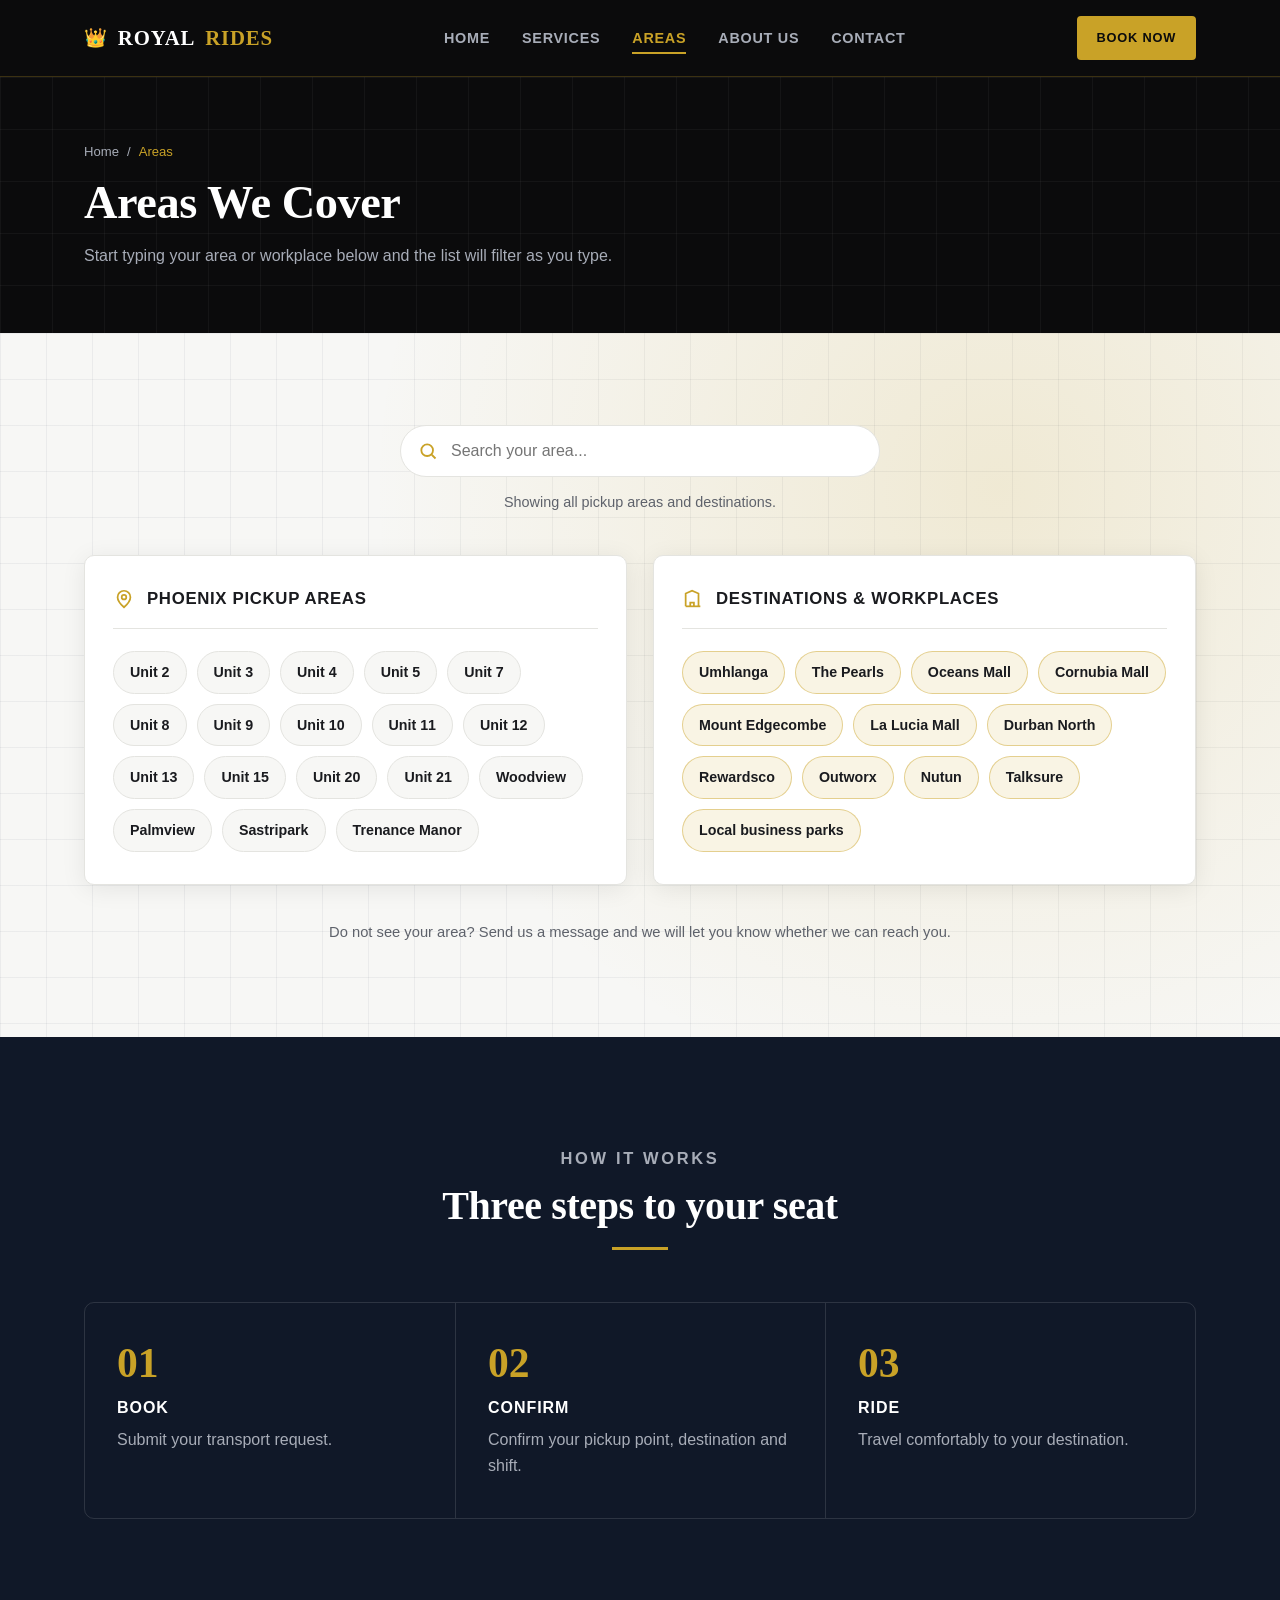
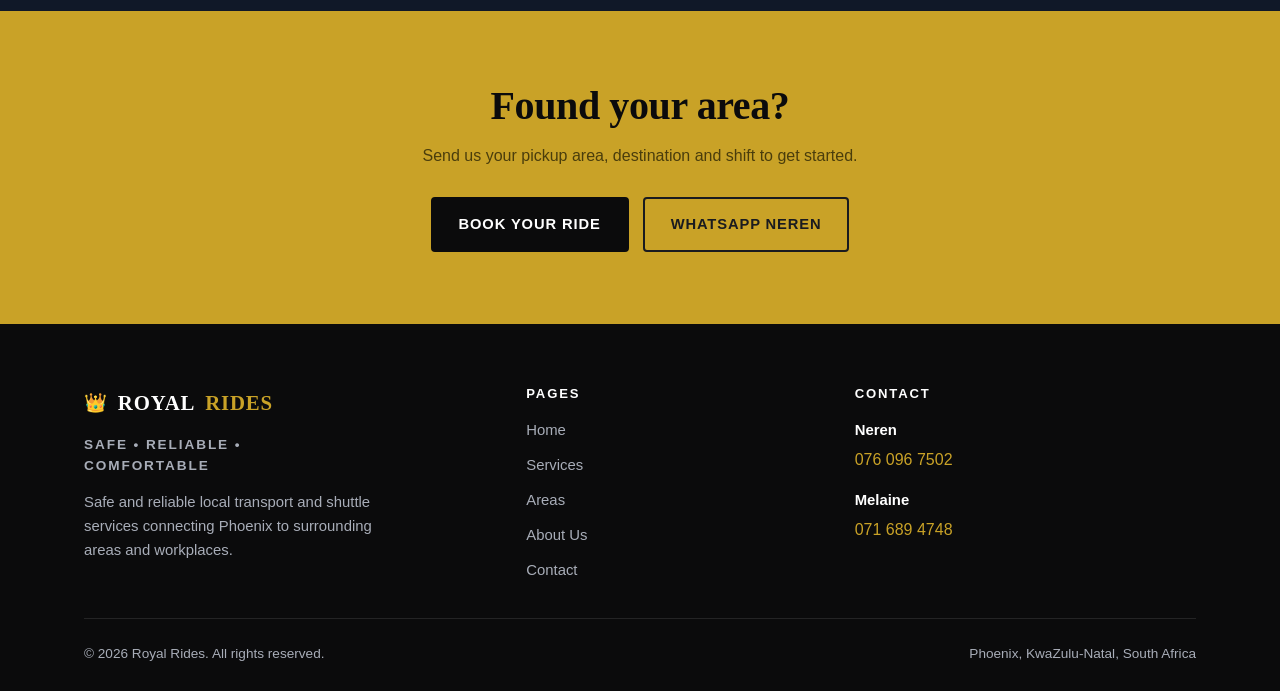
<file: areas.html>
<!DOCTYPE html>
<html lang="en-ZA" class="no-js">
<head>
  <meta charset="UTF-8">
  <meta name="viewport" content="width=device-width, initial-scale=1.0">

  <title>Areas We Cover | Royal Rides Phoenix Transport</title>
  <meta name="description" content="Royal Rides picks up across Phoenix, including Woodview, Palmview, Sastripark and Trenance Manor, and travels to Umhlanga, Cornubia, Mount Edgecombe and Durban North.">

  <meta property="og:type" content="website">
  <meta property="og:title" content="Areas We Cover | Royal Rides Phoenix Transport">
  <meta property="og:description" content="Search the Phoenix pickup areas and workplace destinations covered by Royal Rides.">
  <meta property="og:site_name" content="Royal Rides">
  <meta property="og:locale" content="en_ZA">

  <meta name="theme-color" content="#0B0B0C">
  <link rel="stylesheet" href="css/style.css">
</head>
<body>
  <script>document.documentElement.classList.remove('no-js');</script>
  <a href="#main" class="visually-hidden">Skip to main content</a>

  <!-- HEADER -->
  <header class="site-header">
    <nav class="container nav" aria-label="Main navigation">
      <a href="index.html" class="nav__logo">
        <span class="crown" aria-hidden="true">&#128081;</span>
        ROYAL <span class="brand-gold">RIDES</span>
      </a>

      <ul class="nav__menu" id="navMenu">
        <li><a href="index.html" class="nav__link">Home</a></li>
        <li><a href="services.html" class="nav__link">Services</a></li>
        <li><a href="areas.html" class="nav__link is-active" aria-current="page">Areas</a></li>
        <li><a href="about.html" class="nav__link">About Us</a></li>
        <li><a href="contact.html" class="nav__link">Contact</a></li>
        <li><a href="contact.html#booking" class="btn btn--gold btn--small">Book Now</a></li>
      </ul>

      <div class="nav__actions">
        <a href="contact.html#booking" class="btn btn--gold btn--small">Book Now</a>
        <button class="nav__toggle" id="navToggle" type="button"
                aria-expanded="false" aria-controls="navMenu"
                aria-label="Open navigation menu">
          <span class="nav__toggle-bar"></span>
        </button>
      </div>
    </nav>
  </header>

  <main id="main">

    <!-- PAGE BANNER -->
    <section class="page-banner">
      <div class="container">
        <nav class="breadcrumb" aria-label="Breadcrumb">
          <a href="index.html">Home</a> <span aria-hidden="true">/</span>
          <span aria-current="page">Areas</span>
        </nav>
        <h1>Areas We Cover</h1>
        <p>
          Start typing your area or workplace below and the list will filter as
          you type.
        </p>
      </div>
    </section>

    <!-- SEARCHABLE AREA LISTS -->
    <section class="section areas-section">
      <div class="container">

        <!-- Search box -->
        <div class="area-search">
          <svg width="20" height="20" viewBox="0 0 24 24" fill="none" stroke="currentColor" stroke-width="2.2" aria-hidden="true"><circle cx="11" cy="11" r="7"/><path d="M16.5 16.5L21 21"/></svg>
          <label for="areaSearch" class="visually-hidden">Search your area</label>
          <input type="search" id="areaSearch" placeholder="Search your area..."
                 autocomplete="off">
        </div>

        <!-- Live count, updated by JavaScript -->
        <p class="search-status" id="searchStatus" role="status" aria-live="polite">
          Showing all pickup areas and destinations.
        </p>

        <div class="grid grid--2">

          <!-- Phoenix pickup areas -->
          <div class="area-panel reveal" data-area-panel>
            <div class="area-panel__head">
              <svg width="22" height="22" viewBox="0 0 24 24" fill="none" stroke="currentColor" stroke-width="1.9" aria-hidden="true"><path d="M12 21s-7-6.2-7-11a7 7 0 1114 0c0 4.8-7 11-7 11z"/><circle cx="12" cy="10" r="2.5"/></svg>
              <h3>Phoenix Pickup Areas</h3>
            </div>

            <ul class="chip-list">
              <li class="chip" data-area="Unit 2">Unit 2</li>
              <li class="chip" data-area="Unit 3">Unit 3</li>
              <li class="chip" data-area="Unit 4">Unit 4</li>
              <li class="chip" data-area="Unit 5">Unit 5</li>
              <li class="chip" data-area="Unit 7">Unit 7</li>
              <li class="chip" data-area="Unit 8">Unit 8</li>
              <li class="chip" data-area="Unit 9">Unit 9</li>
              <li class="chip" data-area="Unit 10">Unit 10</li>
              <li class="chip" data-area="Unit 11">Unit 11</li>
              <li class="chip" data-area="Unit 12">Unit 12</li>
              <li class="chip" data-area="Unit 13">Unit 13</li>
              <li class="chip" data-area="Unit 15">Unit 15</li>
              <li class="chip" data-area="Unit 20">Unit 20</li>
              <li class="chip" data-area="Unit 21">Unit 21</li>
              <li class="chip" data-area="Woodview">Woodview</li>
              <li class="chip" data-area="Palmview">Palmview</li>
              <li class="chip" data-area="Sastripark">Sastripark</li>
              <li class="chip" data-area="Trenance Manor">Trenance Manor</li>
            </ul>

            <p class="no-results">
              No pickup area matches your search.
            </p>
          </div>

          <!-- Destinations -->
          <div class="area-panel reveal" data-delay="1" data-area-panel>
            <div class="area-panel__head">
              <svg width="22" height="22" viewBox="0 0 24 24" fill="none" stroke="currentColor" stroke-width="1.9" aria-hidden="true"><path d="M4 20V6l7-3 7 3v14"/><path d="M4 20h16"/><path d="M9 20v-4h4v4"/></svg>
              <h3>Destinations &amp; Workplaces</h3>
            </div>

            <ul class="chip-list">
              <li class="chip chip--gold" data-area="Umhlanga">Umhlanga</li>
              <li class="chip chip--gold" data-area="The Pearls">The Pearls</li>
              <li class="chip chip--gold" data-area="Oceans Mall">Oceans Mall</li>
              <li class="chip chip--gold" data-area="Cornubia Mall">Cornubia Mall</li>
              <li class="chip chip--gold" data-area="Mount Edgecombe">Mount Edgecombe</li>
              <li class="chip chip--gold" data-area="La Lucia Mall">La Lucia Mall</li>
              <li class="chip chip--gold" data-area="Durban North">Durban North</li>
              <li class="chip chip--gold" data-area="Rewardsco">Rewardsco</li>
              <li class="chip chip--gold" data-area="Outworx">Outworx</li>
              <li class="chip chip--gold" data-area="Nutun">Nutun</li>
              <li class="chip chip--gold" data-area="Talksure">Talksure</li>
              <li class="chip chip--gold" data-area="Local business parks">Local business parks</li>
            </ul>

            <p class="no-results">
              No destination matches your search.
            </p>
          </div>

        </div>

        <p style="text-align:center;margin-top:36px;font-size:0.92rem;color:var(--text-muted);">
          Do not see your area? Send us a message and we will let you know whether
          we can reach you.
        </p>

      </div>
    </section>

    <!-- HOW IT WORKS -->
    <section class="section section--dark">
      <div class="container">

        <div class="section-head centered reveal">
          <p class="eyebrow">How It Works</p>
          <h2>Three steps to your seat</h2>
          <hr class="rule centered">
        </div>

        <div class="steps reveal">
          <div class="step">
            <div class="step__number">01</div>
            <h3>Book</h3>
            <p>Submit your transport request.</p>
          </div>
          <div class="step">
            <div class="step__number">02</div>
            <h3>Confirm</h3>
            <p>Confirm your pickup point, destination and shift.</p>
          </div>
          <div class="step">
            <div class="step__number">03</div>
            <h3>Ride</h3>
            <p>Travel comfortably to your destination.</p>
          </div>
        </div>

      </div>
    </section>

    <!-- CTA -->
    <section class="cta-band">
      <div class="container">
        <h2>Found your area?</h2>
        <p>Send us your pickup area, destination and shift to get started.</p>
        <div class="button-row">
          <a href="contact.html#booking" class="btn btn--dark">Book Your Ride</a>
          <a class="btn btn--outline-dark" data-whatsapp="neren" href="#">WhatsApp Neren</a>
        </div>
      </div>
    </section>

  </main>

  <!-- FOOTER -->
  <footer class="site-footer">
    <div class="container">
      <div class="footer__grid">

        <div class="footer__brand">
          <a href="index.html" class="nav__logo">
            <span class="crown" aria-hidden="true">&#128081;</span>
            ROYAL <span class="brand-gold">RIDES</span>
          </a>
          <p class="footer__tagline">Safe &bull; Reliable &bull; Comfortable</p>
          <p>
            Safe and reliable local transport and shuttle services connecting
            Phoenix to surrounding areas and workplaces.
          </p>
        </div>

        <nav aria-label="Footer navigation">
          <h2 class="footer__heading">Pages</h2>
          <ul class="footer__links">
            <li><a href="index.html">Home</a></li>
            <li><a href="services.html">Services</a></li>
            <li><a href="areas.html">Areas</a></li>
            <li><a href="about.html">About Us</a></li>
            <li><a href="contact.html">Contact</a></li>
          </ul>
        </nav>

        <div>
          <h2 class="footer__heading">Contact</h2>
          <div class="footer__contact">
            <div class="footer__contact-person">
              <strong>Neren</strong>
              <a href="tel:+27760967502">076 096 7502</a>
            </div>
            <div class="footer__contact-person">
              <strong>Melaine</strong>
              <a href="tel:+27716894748">071 689 4748</a>
            </div>
          </div>
        </div>

      </div>

      <div class="footer__bottom">
        <span>&copy; <span data-year>2026</span> Royal Rides. All rights reserved.</span>
        <span>Phoenix, KwaZulu-Natal, South Africa</span>
      </div>
    </div>
  </footer>

  <button class="back-to-top" id="backToTop" type="button" aria-label="Back to top">
    <svg width="20" height="20" viewBox="0 0 24 24" fill="none" stroke="currentColor" stroke-width="2.5" aria-hidden="true"><path d="M12 19V5M5 12l7-7 7 7"/></svg>
  </button>

  <script src="js/script.js"></script>
</body>
</html>
</file>
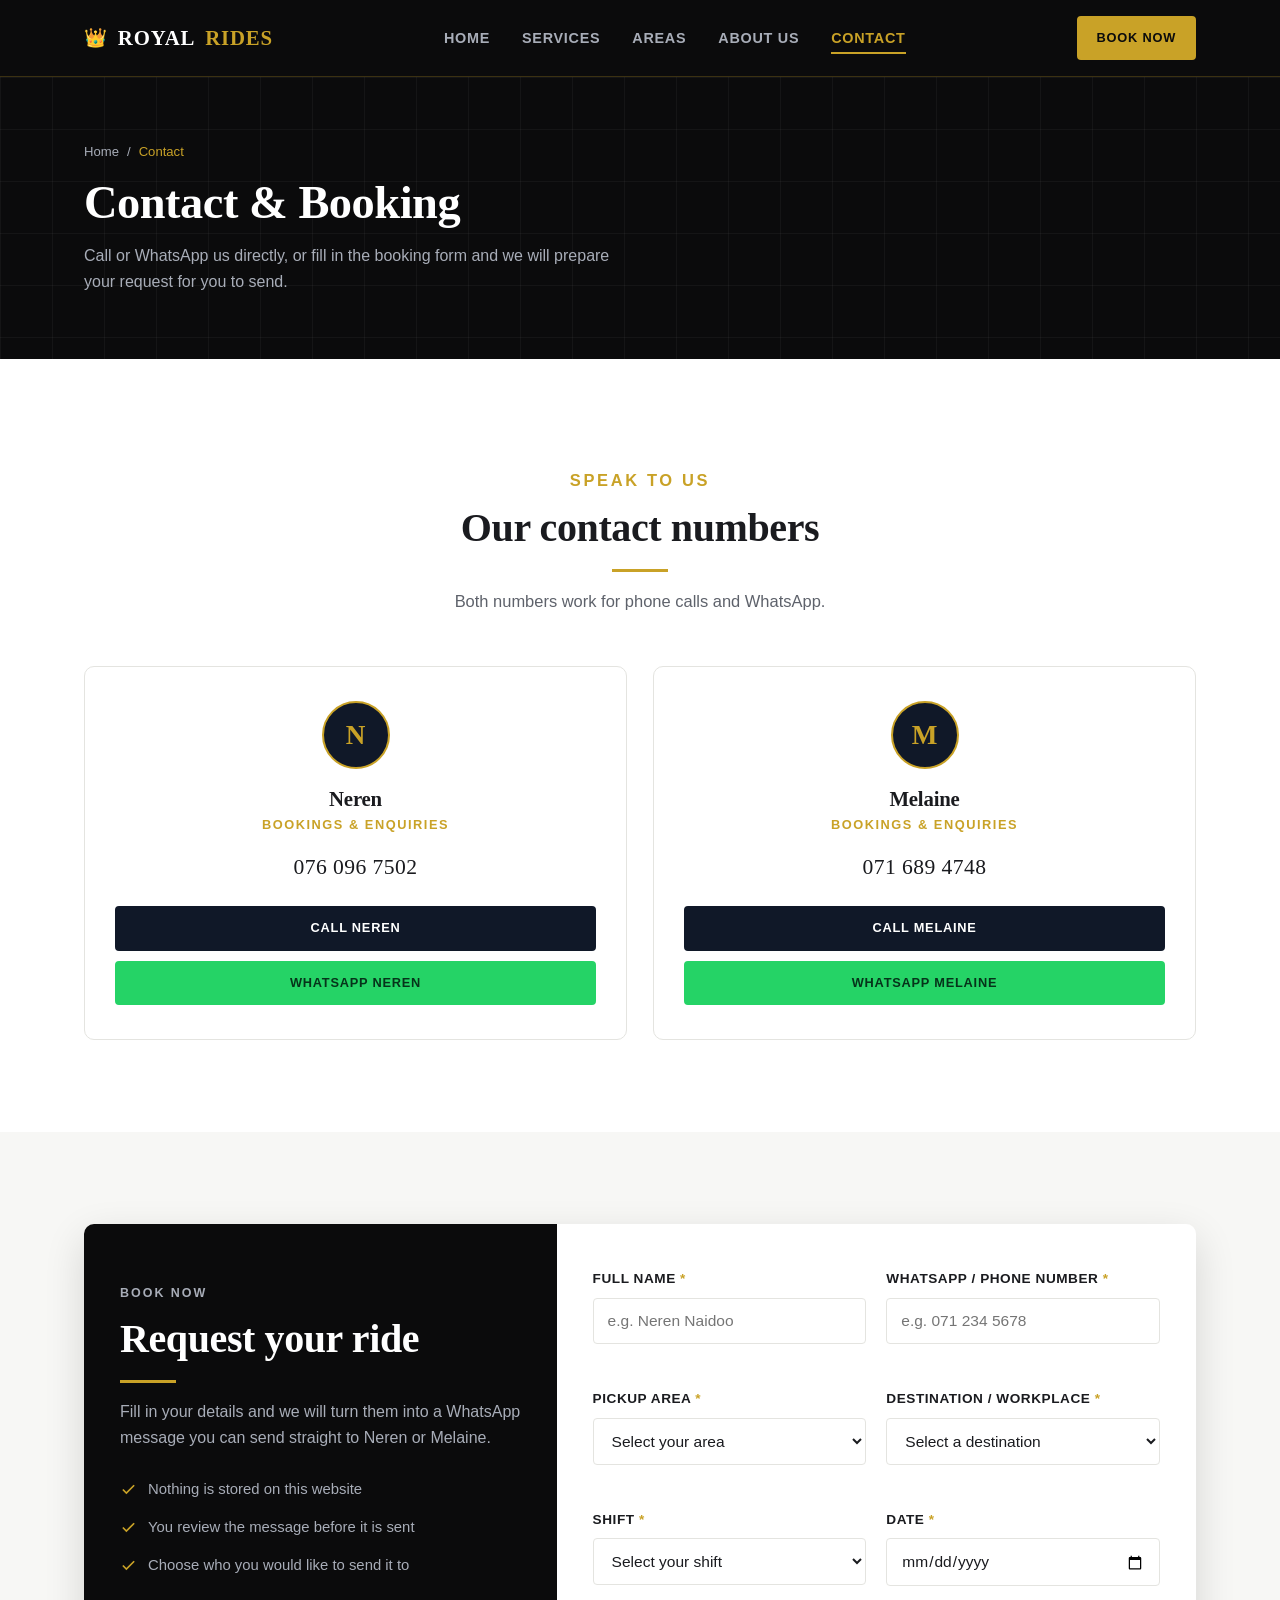
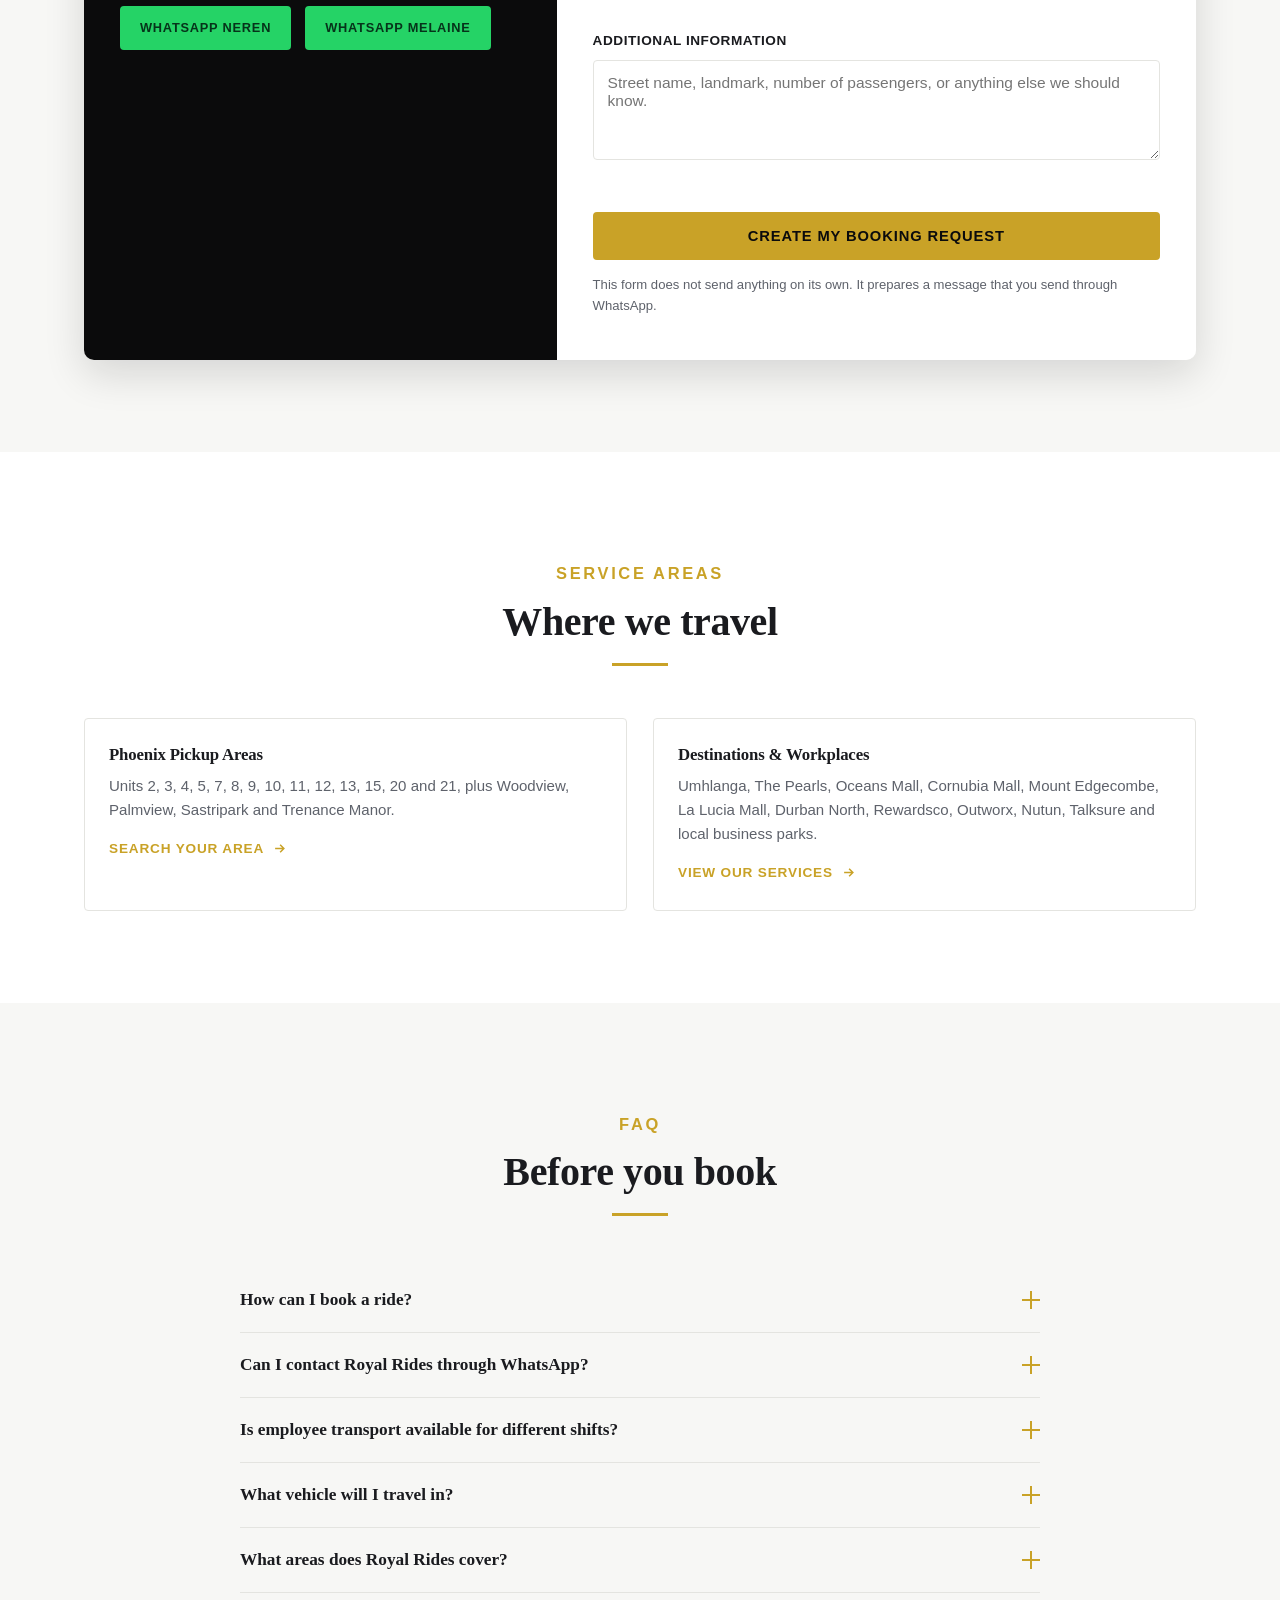
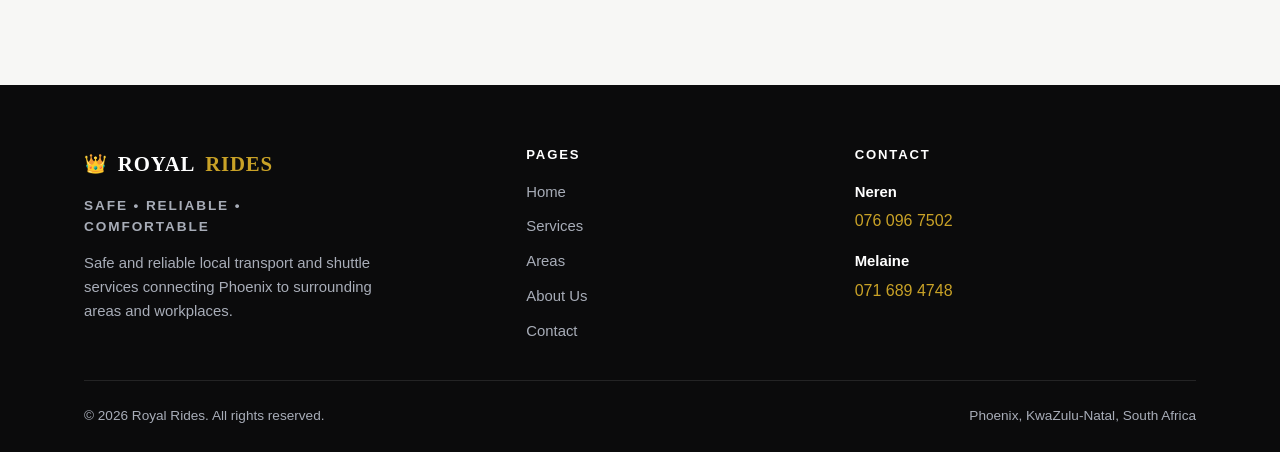
<file: contact.html>
<!DOCTYPE html>
<html lang="en-ZA" class="no-js">
<head>
  <meta charset="UTF-8">
  <meta name="viewport" content="width=device-width, initial-scale=1.0">

  <title>Contact &amp; Booking | Royal Rides Phoenix</title>
  <meta name="description" content="Call or WhatsApp Royal Rides on 076 096 7502 or 071 689 4748, or use the booking form to request employee transport from Phoenix.">

  <meta property="og:type" content="website">
  <meta property="og:title" content="Contact &amp; Booking | Royal Rides Phoenix">
  <meta property="og:description" content="Request employee transport from Phoenix by phone, WhatsApp or our booking form.">
  <meta property="og:site_name" content="Royal Rides">
  <meta property="og:locale" content="en_ZA">

  <meta name="theme-color" content="#0B0B0C">
  <link rel="stylesheet" href="css/style.css">
</head>
<body>
  <script>document.documentElement.classList.remove('no-js');</script>
  <a href="#main" class="visually-hidden">Skip to main content</a>

  <!-- HEADER -->
  <header class="site-header">
    <nav class="container nav" aria-label="Main navigation">
      <a href="index.html" class="nav__logo">
        <span class="crown" aria-hidden="true">&#128081;</span>
        ROYAL <span class="brand-gold">RIDES</span>
      </a>

      <ul class="nav__menu" id="navMenu">
        <li><a href="index.html" class="nav__link">Home</a></li>
        <li><a href="services.html" class="nav__link">Services</a></li>
        <li><a href="areas.html" class="nav__link">Areas</a></li>
        <li><a href="about.html" class="nav__link">About Us</a></li>
        <li><a href="contact.html" class="nav__link is-active" aria-current="page">Contact</a></li>
        <li><a href="#booking" class="btn btn--gold btn--small">Book Now</a></li>
      </ul>

      <div class="nav__actions">
        <a href="#booking" class="btn btn--gold btn--small">Book Now</a>
        <button class="nav__toggle" id="navToggle" type="button"
                aria-expanded="false" aria-controls="navMenu"
                aria-label="Open navigation menu">
          <span class="nav__toggle-bar"></span>
        </button>
      </div>
    </nav>
  </header>

  <main id="main">

    <!-- PAGE BANNER -->
    <section class="page-banner">
      <div class="container">
        <nav class="breadcrumb" aria-label="Breadcrumb">
          <a href="index.html">Home</a> <span aria-hidden="true">/</span>
          <span aria-current="page">Contact</span>
        </nav>
        <h1>Contact &amp; Booking</h1>
        <p>
          Call or WhatsApp us directly, or fill in the booking form and we will
          prepare your request for you to send.
        </p>
      </div>
    </section>

    <!-- CONTACT CARDS -->
    <section class="section">
      <div class="container">

        <div class="section-head centered reveal">
          <p class="eyebrow">Speak To Us</p>
          <h2>Our contact numbers</h2>
          <hr class="rule centered">
          <p>Both numbers work for phone calls and WhatsApp.</p>
        </div>

        <div class="grid grid--2">

          <article class="contact-card reveal">
            <div class="contact-card__avatar" aria-hidden="true">N</div>
            <h3>Neren</h3>
            <p class="contact-card__role">Bookings &amp; Enquiries</p>
            <a class="contact-card__phone" href="tel:+27760967502">076 096 7502</a>
            <div class="contact-card__buttons">
              <a class="btn btn--dark btn--small" data-call="neren" href="tel:+27760967502">Call Neren</a>
              <a class="btn btn--whatsapp btn--small" data-whatsapp="neren" href="#">WhatsApp Neren</a>
            </div>
          </article>

          <article class="contact-card reveal" data-delay="1">
            <div class="contact-card__avatar" aria-hidden="true">M</div>
            <h3>Melaine</h3>
            <p class="contact-card__role">Bookings &amp; Enquiries</p>
            <a class="contact-card__phone" href="tel:+27716894748">071 689 4748</a>
            <div class="contact-card__buttons">
              <a class="btn btn--dark btn--small" data-call="melaine" href="tel:+27716894748">Call Melaine</a>
              <a class="btn btn--whatsapp btn--small" data-whatsapp="melaine" href="#">WhatsApp Melaine</a>
            </div>
          </article>

        </div>
      </div>
    </section>

    <!-- BOOKING FORM -->
    <section class="section section--alt" id="booking">
      <div class="container">

        <div class="booking reveal">

          <div class="booking__aside">
            <p class="eyebrow">Book Now</p>
            <h2>Request your ride</h2>
            <hr class="rule">
            <p>
              Fill in your details and we will turn them into a WhatsApp message
              you can send straight to Neren or Melaine.
            </p>

            <ul class="booking__aside-list">
              <li>
                <svg width="17" height="17" viewBox="0 0 24 24" fill="none" stroke="currentColor" stroke-width="2.4" aria-hidden="true"><path d="M20 6L9 17l-5-5"/></svg>
                Nothing is stored on this website
              </li>
              <li>
                <svg width="17" height="17" viewBox="0 0 24 24" fill="none" stroke="currentColor" stroke-width="2.4" aria-hidden="true"><path d="M20 6L9 17l-5-5"/></svg>
                You review the message before it is sent
              </li>
              <li>
                <svg width="17" height="17" viewBox="0 0 24 24" fill="none" stroke="currentColor" stroke-width="2.4" aria-hidden="true"><path d="M20 6L9 17l-5-5"/></svg>
                Choose who you would like to send it to
              </li>
            </ul>

            <div class="button-row" style="margin-top:28px;">
              <a class="btn btn--whatsapp btn--small" data-whatsapp="neren" href="#">WhatsApp Neren</a>
              <a class="btn btn--whatsapp btn--small" data-whatsapp="melaine" href="#">WhatsApp Melaine</a>
            </div>
          </div>

          <div class="booking__form">
            <form id="bookingForm" novalidate>
              <div class="form-grid">

                <div class="form-field">
                  <label for="fullName">Full Name <span class="required-star" aria-hidden="true">*</span></label>
                  <input type="text" id="fullName" name="fullName" autocomplete="name"
                         placeholder="e.g. Neren Naidoo" required>
                  <span class="field-error" aria-live="polite"></span>
                </div>

                <div class="form-field">
                  <label for="phone">WhatsApp / Phone Number <span class="required-star" aria-hidden="true">*</span></label>
                  <input type="tel" id="phone" name="phone" autocomplete="tel"
                         placeholder="e.g. 071 234 5678" required>
                  <span class="field-error" aria-live="polite"></span>
                </div>

                <div class="form-field">
                  <label for="pickupArea">Pickup Area <span class="required-star" aria-hidden="true">*</span></label>
                  <select id="pickupArea" name="pickupArea" required>
                    <option value="">Select your area</option>
                    <option>Unit 2</option>
                    <option>Unit 3</option>
                    <option>Unit 4</option>
                    <option>Unit 5</option>
                    <option>Unit 7</option>
                    <option>Unit 8</option>
                    <option>Unit 9</option>
                    <option>Unit 10</option>
                    <option>Unit 11</option>
                    <option>Unit 12</option>
                    <option>Unit 13</option>
                    <option>Unit 15</option>
                    <option>Unit 20</option>
                    <option>Unit 21</option>
                    <option>Woodview</option>
                    <option>Palmview</option>
                    <option>Sastripark</option>
                    <option>Trenance Manor</option>
                    <option>Other (please describe below)</option>
                  </select>
                  <span class="field-error" aria-live="polite"></span>
                </div>

                <div class="form-field">
                  <label for="destination">Destination / Workplace <span class="required-star" aria-hidden="true">*</span></label>
                  <select id="destination" name="destination" required>
                    <option value="">Select a destination</option>
                    <option>Umhlanga</option>
                    <option>The Pearls</option>
                    <option>Oceans Mall</option>
                    <option>Cornubia Mall</option>
                    <option>Mount Edgecombe</option>
                    <option>La Lucia Mall</option>
                    <option>Durban North</option>
                    <option>Rewardsco</option>
                    <option>Outworx</option>
                    <option>Nutun</option>
                    <option>Talksure</option>
                    <option>Local business park</option>
                    <option>Other (please describe below)</option>
                  </select>
                  <span class="field-error" aria-live="polite"></span>
                </div>

                <div class="form-field">
                  <label for="shift">Shift <span class="required-star" aria-hidden="true">*</span></label>
                  <select id="shift" name="shift" required>
                    <option value="">Select your shift</option>
                    <option>Morning shift</option>
                    <option>Day shift</option>
                    <option>Night shift</option>
                    <option>Not sure yet</option>
                  </select>
                  <span class="field-error" aria-live="polite"></span>
                </div>

                <div class="form-field">
                  <label for="travelDate">Date <span class="required-star" aria-hidden="true">*</span></label>
                  <input type="date" id="travelDate" name="travelDate" required>
                  <span class="field-error" aria-live="polite"></span>
                </div>

                <div class="form-field form-field--full">
                  <label for="notes">Additional Information</label>
                  <textarea id="notes" name="notes" rows="4"
                            placeholder="Street name, landmark, number of passengers, or anything else we should know."></textarea>
                  <span class="field-error" aria-live="polite"></span>
                </div>

              </div>

              <div class="form-actions">
                <button type="submit" class="btn btn--gold btn--block">Create My Booking Request</button>
                <p class="form-note">
                  This form does not send anything on its own. It prepares a
                  message that you send through WhatsApp.
                </p>
              </div>
            </form>

            <div class="booking-summary" id="bookingSummary" role="region"
                 aria-live="polite" aria-label="Your booking request">
              <h3>Your request is ready</h3>
              <p>Check the details below, then choose who to send it to.</p>
              <pre class="booking-summary__preview" id="bookingPreview"></pre>
              <div class="booking-summary__buttons">
                <button type="button" class="btn btn--whatsapp btn--small" id="sendNeren">WhatsApp Neren</button>
                <button type="button" class="btn btn--whatsapp btn--small" id="sendMelaine">WhatsApp Melaine</button>
                <button type="button" class="btn btn--outline-dark btn--small" id="editBooking">Edit Details</button>
              </div>
            </div>

          </div>
        </div>
      </div>
    </section>

    <!-- SERVICE AREA INFORMATION -->
    <section class="section">
      <div class="container">

        <div class="section-head centered reveal">
          <p class="eyebrow">Service Areas</p>
          <h2>Where we travel</h2>
          <hr class="rule centered">
        </div>

        <div class="grid grid--2">

          <div class="info-tile reveal">
            <h3>Phoenix Pickup Areas</h3>
            <p>
              Units 2, 3, 4, 5, 7, 8, 9, 10, 11, 12, 13, 15, 20 and 21, plus
              Woodview, Palmview, Sastripark and Trenance Manor.
            </p>
            <p style="margin-top:14px;">
              <a href="areas.html" class="link-more">
                Search your area
                <svg width="15" height="15" viewBox="0 0 24 24" fill="none" stroke="currentColor" stroke-width="2.4" aria-hidden="true"><path d="M5 12h13M13 6l6 6-6 6"/></svg>
              </a>
            </p>
          </div>

          <div class="info-tile reveal" data-delay="1">
            <h3>Destinations &amp; Workplaces</h3>
            <p>
              Umhlanga, The Pearls, Oceans Mall, Cornubia Mall, Mount Edgecombe,
              La Lucia Mall, Durban North, Rewardsco, Outworx, Nutun, Talksure
              and local business parks.
            </p>
            <p style="margin-top:14px;">
              <a href="services.html" class="link-more">
                View our services
                <svg width="15" height="15" viewBox="0 0 24 24" fill="none" stroke="currentColor" stroke-width="2.4" aria-hidden="true"><path d="M5 12h13M13 6l6 6-6 6"/></svg>
              </a>
            </p>
          </div>

        </div>
      </div>
    </section>

    <!-- FAQ -->
    <section class="section section--alt">
      <div class="container">

        <div class="section-head centered reveal">
          <p class="eyebrow">FAQ</p>
          <h2>Before you book</h2>
          <hr class="rule centered">
        </div>

        <div class="faq reveal">

          <div class="faq__item">
            <button class="faq__question" type="button" aria-expanded="false">
              How can I book a ride?
              <span class="faq__icon" aria-hidden="true"></span>
            </button>
            <div class="faq__answer">
              <p>
                Fill in the booking form on this page. Once your details pass
                validation, we build a WhatsApp message for you to review and
                send to Neren or Melaine. You can also call or message either of
                them directly.
              </p>
            </div>
          </div>

          <div class="faq__item">
            <button class="faq__question" type="button" aria-expanded="false">
              Can I contact Royal Rides through WhatsApp?
              <span class="faq__icon" aria-hidden="true"></span>
            </button>
            <div class="faq__answer">
              <p>
                Yes. Neren is on 076 096 7502 and Melaine is on 071 689 4748.
                Both numbers accept phone calls and WhatsApp messages.
              </p>
            </div>
          </div>

          <div class="faq__item">
            <button class="faq__question" type="button" aria-expanded="false">
              Is employee transport available for different shifts?
              <span class="faq__icon" aria-hidden="true"></span>
            </button>
            <div class="faq__answer">
              <p>
                Yes. We offer flexible scheduled runs covering morning, day and
                night shifts.
              </p>
            </div>
          </div>

          <div class="faq__item">
            <button class="faq__question" type="button" aria-expanded="false">
              What vehicle will I travel in?
              <span class="faq__icon" aria-hidden="true"></span>
            </button>
            <div class="faq__answer">
              <p>
                A comfortable 7-seater luxury Renault Triber.
              </p>
            </div>
          </div>

          <div class="faq__item">
            <button class="faq__question" type="button" aria-expanded="false">
              What areas does Royal Rides cover?
              <span class="faq__icon" aria-hidden="true"></span>
            </button>
            <div class="faq__answer">
              <p>
                We pick up across Phoenix and travel to surrounding destinations
                including Umhlanga, Cornubia Mall, Mount Edgecombe, La Lucia Mall
                and Durban North. The areas page has the full list with a search
                box.
              </p>
            </div>
          </div>

        </div>
      </div>
    </section>

  </main>

  <!-- FOOTER -->
  <footer class="site-footer">
    <div class="container">
      <div class="footer__grid">

        <div class="footer__brand">
          <a href="index.html" class="nav__logo">
            <span class="crown" aria-hidden="true">&#128081;</span>
            ROYAL <span class="brand-gold">RIDES</span>
          </a>
          <p class="footer__tagline">Safe &bull; Reliable &bull; Comfortable</p>
          <p>
            Safe and reliable local transport and shuttle services connecting
            Phoenix to surrounding areas and workplaces.
          </p>
        </div>

        <nav aria-label="Footer navigation">
          <h2 class="footer__heading">Pages</h2>
          <ul class="footer__links">
            <li><a href="index.html">Home</a></li>
            <li><a href="services.html">Services</a></li>
            <li><a href="areas.html">Areas</a></li>
            <li><a href="about.html">About Us</a></li>
            <li><a href="contact.html">Contact</a></li>
          </ul>
        </nav>

        <div>
          <h2 class="footer__heading">Contact</h2>
          <div class="footer__contact">
            <div class="footer__contact-person">
              <strong>Neren</strong>
              <a href="tel:+27760967502">076 096 7502</a>
            </div>
            <div class="footer__contact-person">
              <strong>Melaine</strong>
              <a href="tel:+27716894748">071 689 4748</a>
            </div>
          </div>
        </div>

      </div>

      <div class="footer__bottom">
        <span>&copy; <span data-year>2026</span> Royal Rides. All rights reserved.</span>
        <span>Phoenix, KwaZulu-Natal, South Africa</span>
      </div>
    </div>
  </footer>

  <button class="back-to-top" id="backToTop" type="button" aria-label="Back to top">
    <svg width="20" height="20" viewBox="0 0 24 24" fill="none" stroke="currentColor" stroke-width="2.5" aria-hidden="true"><path d="M12 19V5M5 12l7-7 7 7"/></svg>
  </button>

  <script src="js/script.js"></script>
</body>
</html>
</file>
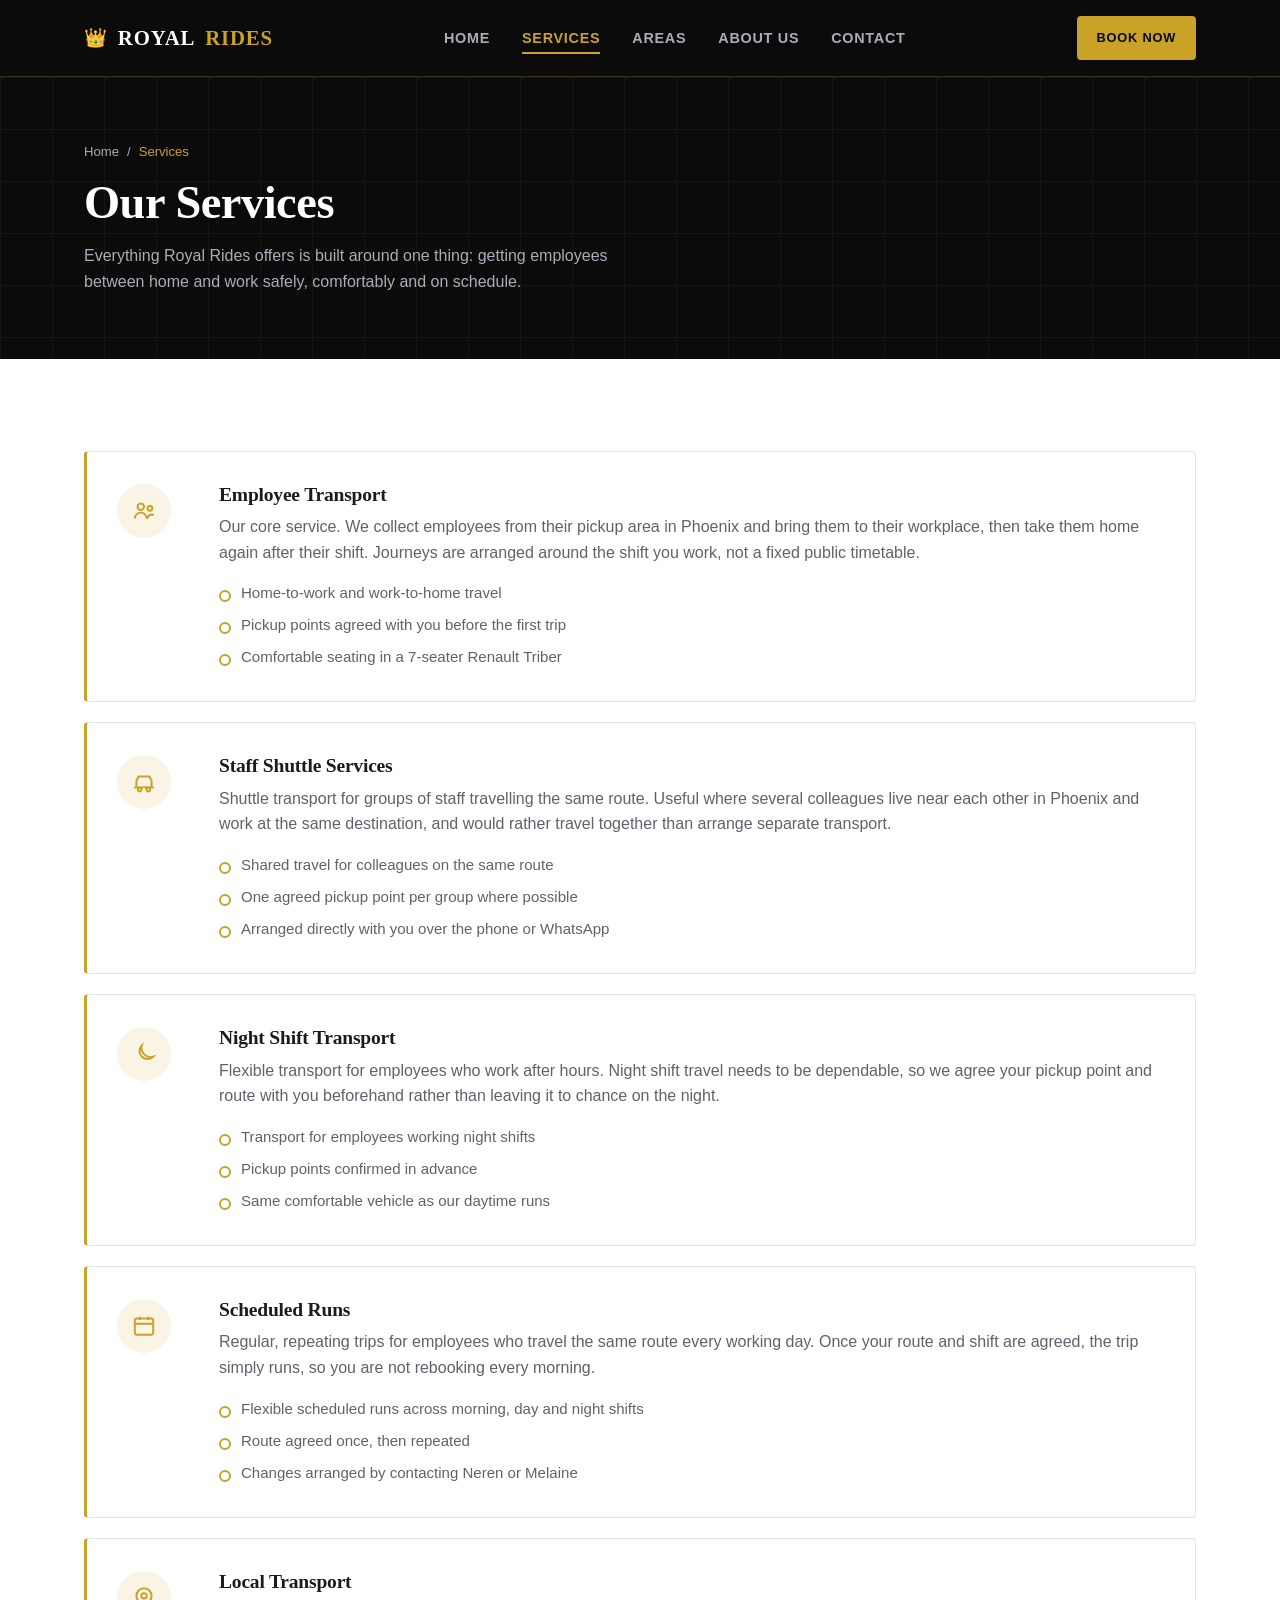
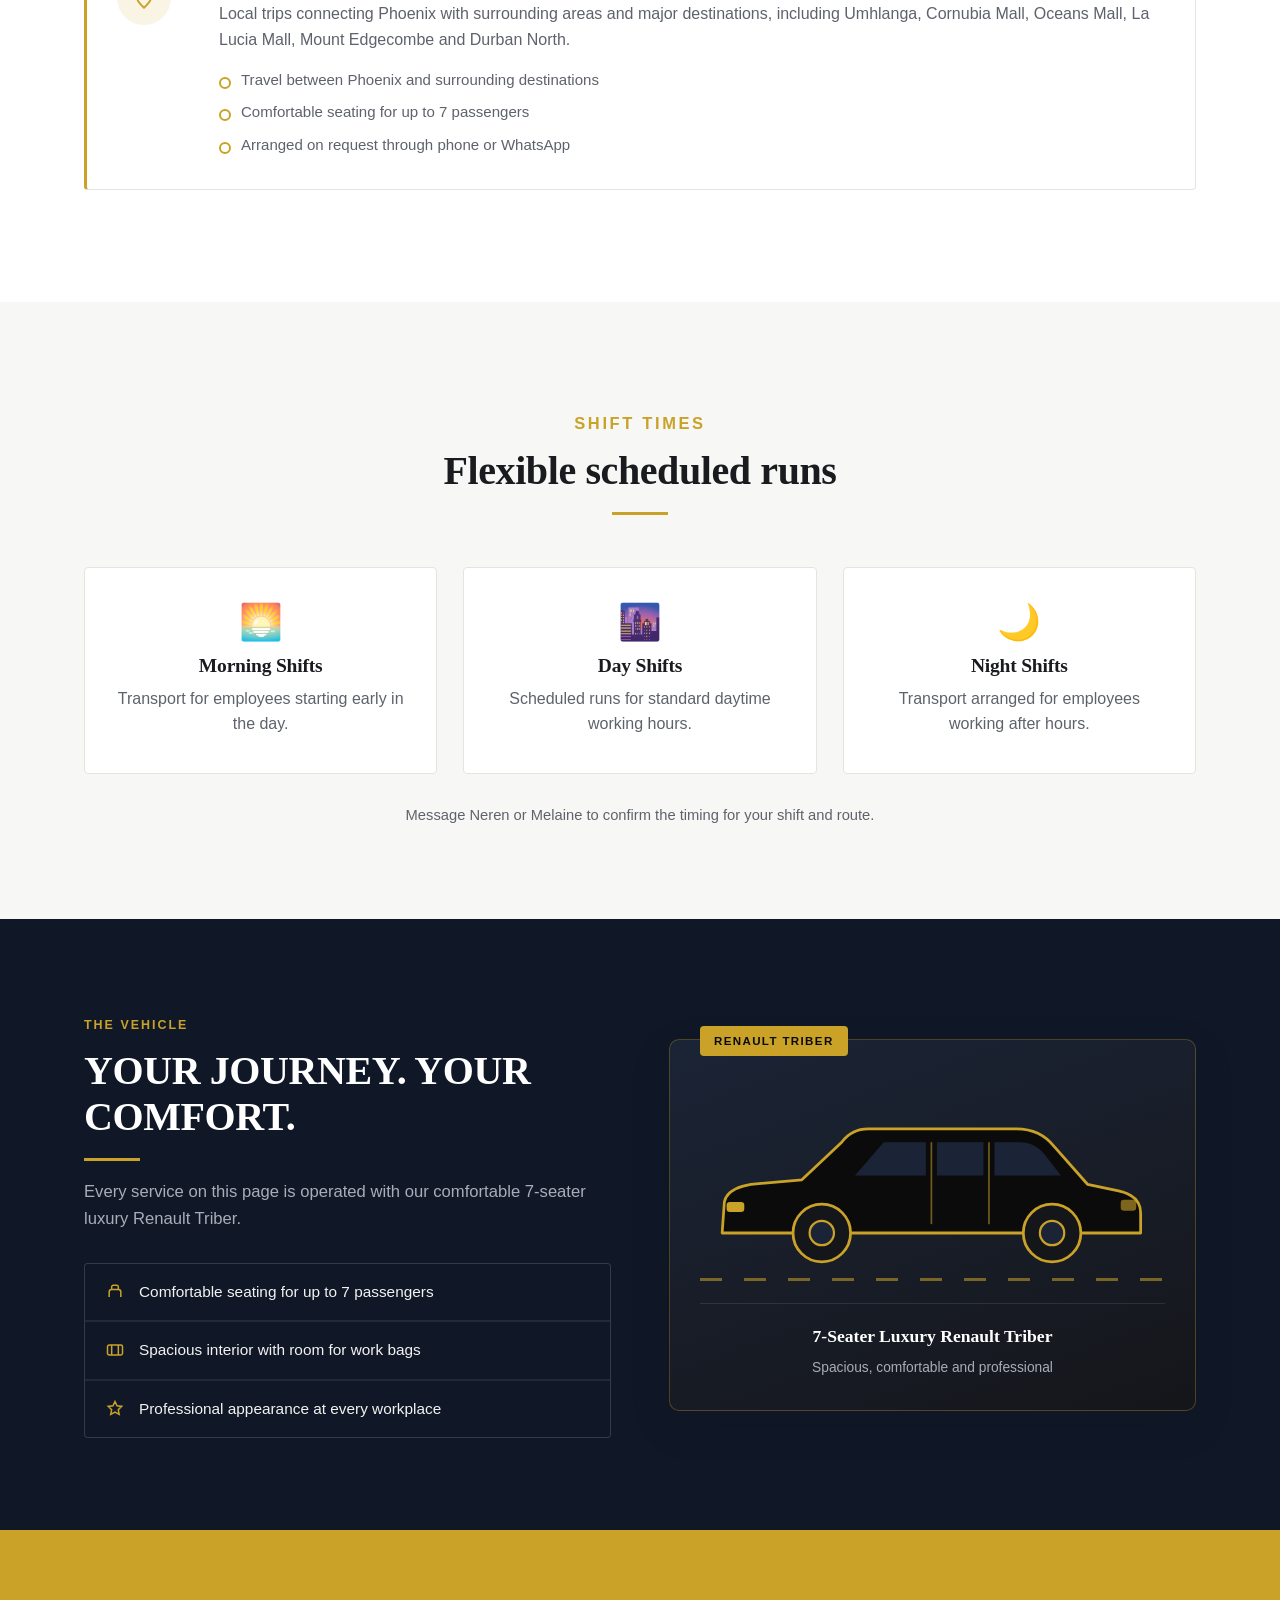
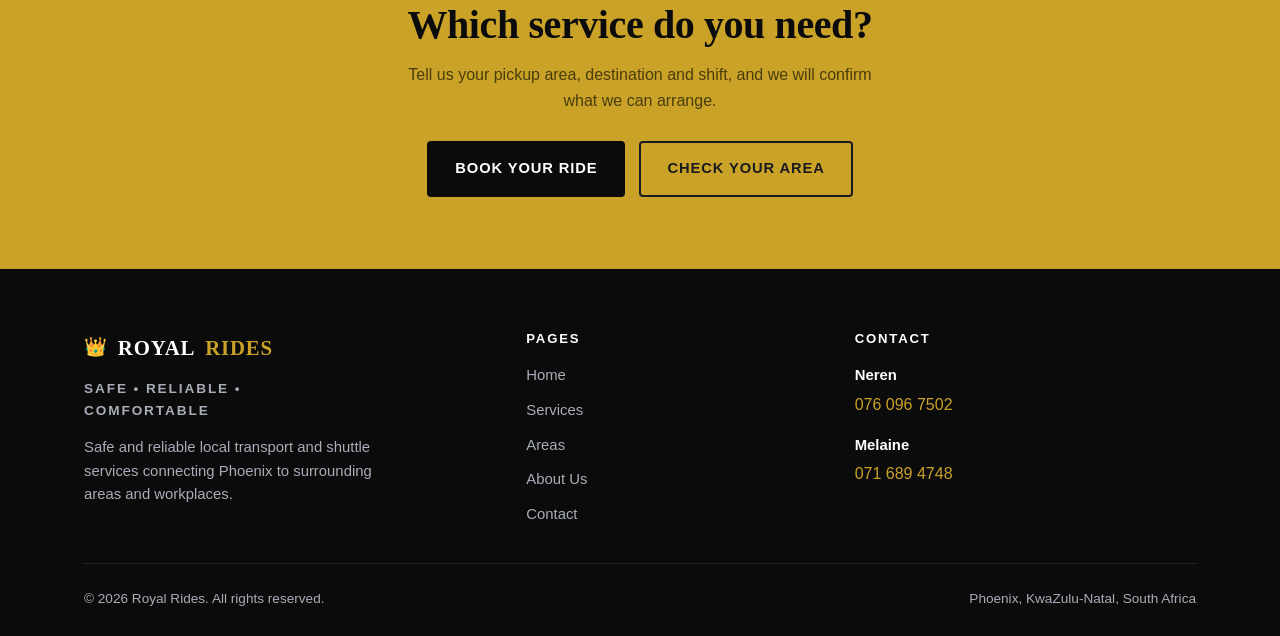
<file: services.html>
<!DOCTYPE html>
<html lang="en-ZA" class="no-js">
<head>
  <meta charset="UTF-8">
  <meta name="viewport" content="width=device-width, initial-scale=1.0">

  <title>Services | Royal Rides Employee Transport Phoenix</title>
  <meta name="description" content="Employee transport, staff shuttles, night shift transport, scheduled runs and local transport connecting Phoenix with surrounding workplaces.">

  <meta property="og:type" content="website">
  <meta property="og:title" content="Services | Royal Rides Employee Transport Phoenix">
  <meta property="og:description" content="Employee transport, staff shuttles, night shift transport and scheduled runs from Phoenix.">
  <meta property="og:site_name" content="Royal Rides">
  <meta property="og:locale" content="en_ZA">

  <meta name="theme-color" content="#0B0B0C">
  <link rel="stylesheet" href="css/style.css">
</head>
<body>
  <script>document.documentElement.classList.remove('no-js');</script>
  <a href="#main" class="visually-hidden">Skip to main content</a>

  <!-- HEADER -->
  <header class="site-header">
    <nav class="container nav" aria-label="Main navigation">
      <a href="index.html" class="nav__logo">
        <span class="crown" aria-hidden="true">&#128081;</span>
        ROYAL <span class="brand-gold">RIDES</span>
      </a>

      <ul class="nav__menu" id="navMenu">
        <li><a href="index.html" class="nav__link">Home</a></li>
        <li><a href="services.html" class="nav__link is-active" aria-current="page">Services</a></li>
        <li><a href="areas.html" class="nav__link">Areas</a></li>
        <li><a href="about.html" class="nav__link">About Us</a></li>
        <li><a href="contact.html" class="nav__link">Contact</a></li>
        <li><a href="contact.html#booking" class="btn btn--gold btn--small">Book Now</a></li>
      </ul>

      <div class="nav__actions">
        <a href="contact.html#booking" class="btn btn--gold btn--small">Book Now</a>
        <button class="nav__toggle" id="navToggle" type="button"
                aria-expanded="false" aria-controls="navMenu"
                aria-label="Open navigation menu">
          <span class="nav__toggle-bar"></span>
        </button>
      </div>
    </nav>
  </header>

  <main id="main">

    <!-- PAGE BANNER -->
    <section class="page-banner">
      <div class="container">
        <nav class="breadcrumb" aria-label="Breadcrumb">
          <a href="index.html">Home</a> <span aria-hidden="true">/</span>
          <span aria-current="page">Services</span>
        </nav>
        <h1>Our Services</h1>
        <p>
          Everything Royal Rides offers is built around one thing: getting
          employees between home and work safely, comfortably and on schedule.
        </p>
      </div>
    </section>

    <!-- SERVICE DETAIL ROWS -->
    <section class="section">
      <div class="container">

        <!-- 1. Employee Transport -->
        <article class="service-row reveal" id="employee-transport">
          <div class="icon-badge" aria-hidden="true">
            <svg width="26" height="26" viewBox="0 0 24 24" fill="none" stroke="currentColor" stroke-width="1.8"><circle cx="9" cy="8" r="3"/><path d="M3.5 19a5.5 5.5 0 0111 0"/><circle cx="17.5" cy="9.5" r="2.2"/><path d="M15 19a4 4 0 016-3.2"/></svg>
          </div>
          <div>
            <h3>Employee Transport</h3>
            <p>
              Our core service. We collect employees from their pickup area in
              Phoenix and bring them to their workplace, then take them home
              again after their shift. Journeys are arranged around the shift you
              work, not a fixed public timetable.
            </p>
            <ul class="service-row__list">
              <li>Home-to-work and work-to-home travel</li>
              <li>Pickup points agreed with you before the first trip</li>
              <li>Comfortable seating in a 7-seater Renault Triber</li>
            </ul>
          </div>
        </article>

        <!-- 2. Staff Shuttle Services -->
        <article class="service-row reveal" id="staff-shuttle">
          <div class="icon-badge" aria-hidden="true">
            <svg width="26" height="26" viewBox="0 0 24 24" fill="none" stroke="currentColor" stroke-width="1.8"><path d="M5 17V11l2-4h10l2 4v6"/><path d="M3 17h18"/><circle cx="8" cy="19" r="1.7"/><circle cx="16" cy="19" r="1.7"/></svg>
          </div>
          <div>
            <h3>Staff Shuttle Services</h3>
            <p>
              Shuttle transport for groups of staff travelling the same route.
              Useful where several colleagues live near each other in Phoenix and
              work at the same destination, and would rather travel together than
              arrange separate transport.
            </p>
            <ul class="service-row__list">
              <li>Shared travel for colleagues on the same route</li>
              <li>One agreed pickup point per group where possible</li>
              <li>Arranged directly with you over the phone or WhatsApp</li>
            </ul>
          </div>
        </article>

        <!-- 3. Night Shift Transport -->
        <article class="service-row reveal" id="night-shift">
          <div class="icon-badge" aria-hidden="true">
            <svg width="26" height="26" viewBox="0 0 24 24" fill="none" stroke="currentColor" stroke-width="1.8"><path d="M20.5 14.5A8.5 8.5 0 0110 4a7 7 0 1010.5 10.5z"/></svg>
          </div>
          <div>
            <h3>Night Shift Transport</h3>
            <p>
              Flexible transport for employees who work after hours. Night shift
              travel needs to be dependable, so we agree your pickup point and
              route with you beforehand rather than leaving it to chance on the
              night.
            </p>
            <ul class="service-row__list">
              <li>Transport for employees working night shifts</li>
              <li>Pickup points confirmed in advance</li>
              <li>Same comfortable vehicle as our daytime runs</li>
            </ul>
          </div>
        </article>

        <!-- 4. Scheduled Runs -->
        <article class="service-row reveal" id="scheduled-runs">
          <div class="icon-badge" aria-hidden="true">
            <svg width="26" height="26" viewBox="0 0 24 24" fill="none" stroke="currentColor" stroke-width="1.8"><rect x="3.5" y="5" width="17" height="15" rx="2"/><path d="M3.5 10h17M8 3.5v3M16 3.5v3"/></svg>
          </div>
          <div>
            <h3>Scheduled Runs</h3>
            <p>
              Regular, repeating trips for employees who travel the same route
              every working day. Once your route and shift are agreed, the trip
              simply runs, so you are not rebooking every morning.
            </p>
            <ul class="service-row__list">
              <li>Flexible scheduled runs across morning, day and night shifts</li>
              <li>Route agreed once, then repeated</li>
              <li>Changes arranged by contacting Neren or Melaine</li>
            </ul>
          </div>
        </article>

        <!-- 5. Local Transport -->
        <article class="service-row reveal" id="local-shuttle">
          <div class="icon-badge" aria-hidden="true">
            <svg width="26" height="26" viewBox="0 0 24 24" fill="none" stroke="currentColor" stroke-width="1.8"><path d="M12 21s-7-6.2-7-11a7 7 0 1114 0c0 4.8-7 11-7 11z"/><circle cx="12" cy="10" r="2.5"/></svg>
          </div>
          <div>
            <h3>Local Transport</h3>
            <p>
              Local trips connecting Phoenix with surrounding areas and major
              destinations, including Umhlanga, Cornubia Mall, Oceans Mall,
              La Lucia Mall, Mount Edgecombe and Durban North.
            </p>
            <ul class="service-row__list">
              <li>Travel between Phoenix and surrounding destinations</li>
              <li>Comfortable seating for up to 7 passengers</li>
              <li>Arranged on request through phone or WhatsApp</li>
            </ul>
          </div>
        </article>

      </div>
    </section>

    <!-- SHIFT TIMES -->
    <section class="section section--alt">
      <div class="container">

        <div class="section-head centered reveal">
          <p class="eyebrow">Shift Times</p>
          <h2>Flexible scheduled runs</h2>
          <hr class="rule centered">
        </div>

        <div class="grid grid--3">
          <article class="shift-card reveal">
            <div class="shift-card__icon" aria-hidden="true">&#127749;</div>
            <h3>Morning Shifts</h3>
            <p>Transport for employees starting early in the day.</p>
          </article>
          <article class="shift-card reveal" data-delay="1">
            <div class="shift-card__icon" aria-hidden="true">&#127750;</div>
            <h3>Day Shifts</h3>
            <p>Scheduled runs for standard daytime working hours.</p>
          </article>
          <article class="shift-card reveal" data-delay="2">
            <div class="shift-card__icon" aria-hidden="true">&#127769;</div>
            <h3>Night Shifts</h3>
            <p>Transport arranged for employees working after hours.</p>
          </article>
        </div>

        <p class="shift-note reveal">
          Message Neren or Melaine to confirm the timing for your shift and route.
        </p>

      </div>
    </section>

    <!-- VEHICLE -->
    <section class="section vehicle-section">
      <div class="container vehicle-section__inner">

        <div class="reveal">
          <p class="eyebrow">The Vehicle</p>
          <h2>YOUR JOURNEY. YOUR COMFORT.</h2>
          <hr class="rule">
          <p class="vehicle-section__lead">
            Every service on this page is operated with our comfortable 7-seater
            luxury Renault Triber.
          </p>
          <ul class="spec-list">
            <li>
              <svg width="20" height="20" viewBox="0 0 24 24" fill="none" stroke="currentColor" stroke-width="1.8" aria-hidden="true"><path d="M5 18v-6a3 3 0 013-3h8a3 3 0 013 3v6"/><path d="M8 9V6a2 2 0 012-2h4a2 2 0 012 2v3"/></svg>
              Comfortable seating for up to 7 passengers
            </li>
            <li>
              <svg width="20" height="20" viewBox="0 0 24 24" fill="none" stroke="currentColor" stroke-width="1.8" aria-hidden="true"><rect x="3" y="6" width="18" height="12" rx="2"/><path d="M8 6v12M16 6v12"/></svg>
              Spacious interior with room for work bags
            </li>
            <li>
              <svg width="20" height="20" viewBox="0 0 24 24" fill="none" stroke="currentColor" stroke-width="1.8" aria-hidden="true"><path d="M12 3l2.4 5.2 5.6.7-4.1 3.9 1.1 5.6L12 15.8 6.9 18.4 8 12.8 3.9 8.9l5.7-.7z"/></svg>
              Professional appearance at every workplace
            </li>
          </ul>
        </div>

        <div class="vehicle-visual reveal" data-delay="1">
          <span class="vehicle-visual__badge">Renault Triber</span>
          <svg viewBox="0 0 420 175" role="img"
               aria-label="Side view illustration of the Renault Triber used by Royal Rides">
            <path d="M20 140 L22 112 C24 102 34 98 46 96 L92 92 L128 58 C134 50 142 46 152 46 L286 46 C300 46 312 52 320 62 L350 96 L378 102 C392 105 398 112 398 122 L398 140 Z"
                  fill="#0B0B0C" stroke="#C9A227" stroke-width="2.5" stroke-linejoin="round"/>
            <path d="M140 88 L166 58 L204 58 L204 88 Z" fill="#1B2436"/>
            <path d="M214 88 L214 58 L256 58 L256 88 Z" fill="#1B2436"/>
            <path d="M266 88 L266 58 L288 58 C298 58 306 62 312 70 L326 88 Z" fill="#1B2436"/>
            <line x1="209" y1="58" x2="209" y2="132" stroke="#C9A227" stroke-width="1.5" opacity="0.55"/>
            <line x1="261" y1="58" x2="261" y2="132" stroke="#C9A227" stroke-width="1.5" opacity="0.55"/>
            <rect x="24" y="112" width="16" height="9" rx="3" fill="#C9A227"/>
            <rect x="380" y="110" width="14" height="10" rx="3" fill="#C9A227" opacity="0.6"/>
            <circle cx="110" cy="140" r="26" fill="#15161A" stroke="#C9A227" stroke-width="2.5"/>
            <circle cx="110" cy="140" r="11" fill="#1B2436" stroke="#C9A227" stroke-width="2"/>
            <circle cx="318" cy="140" r="26" fill="#15161A" stroke="#C9A227" stroke-width="2.5"/>
            <circle cx="318" cy="140" r="11" fill="#1B2436" stroke="#C9A227" stroke-width="2"/>
          </svg>
          <div class="vehicle-visual__road" aria-hidden="true"></div>
          <div class="vehicle-visual__caption">
            <strong>7-Seater Luxury Renault Triber</strong>
            <span>Spacious, comfortable and professional</span>
          </div>
        </div>

      </div>
    </section>

    <!-- CTA -->
    <section class="cta-band">
      <div class="container">
        <h2>Which service do you need?</h2>
        <p>Tell us your pickup area, destination and shift, and we will confirm what we can arrange.</p>
        <div class="button-row">
          <a href="contact.html#booking" class="btn btn--dark">Book Your Ride</a>
          <a href="areas.html" class="btn btn--outline-dark">Check Your Area</a>
        </div>
      </div>
    </section>

  </main>

  <!-- FOOTER -->
  <footer class="site-footer">
    <div class="container">
      <div class="footer__grid">

        <div class="footer__brand">
          <a href="index.html" class="nav__logo">
            <span class="crown" aria-hidden="true">&#128081;</span>
            ROYAL <span class="brand-gold">RIDES</span>
          </a>
          <p class="footer__tagline">Safe &bull; Reliable &bull; Comfortable</p>
          <p>
            Safe and reliable local transport and shuttle services connecting
            Phoenix to surrounding areas and workplaces.
          </p>
        </div>

        <nav aria-label="Footer navigation">
          <h2 class="footer__heading">Pages</h2>
          <ul class="footer__links">
            <li><a href="index.html">Home</a></li>
            <li><a href="services.html">Services</a></li>
            <li><a href="areas.html">Areas</a></li>
            <li><a href="about.html">About Us</a></li>
            <li><a href="contact.html">Contact</a></li>
          </ul>
        </nav>

        <div>
          <h2 class="footer__heading">Contact</h2>
          <div class="footer__contact">
            <div class="footer__contact-person">
              <strong>Neren</strong>
              <a href="tel:+27760967502">076 096 7502</a>
            </div>
            <div class="footer__contact-person">
              <strong>Melaine</strong>
              <a href="tel:+27716894748">071 689 4748</a>
            </div>
          </div>
        </div>

      </div>

      <div class="footer__bottom">
        <span>&copy; <span data-year>2026</span> Royal Rides. All rights reserved.</span>
        <span>Phoenix, KwaZulu-Natal, South Africa</span>
      </div>
    </div>
  </footer>

  <button class="back-to-top" id="backToTop" type="button" aria-label="Back to top">
    <svg width="20" height="20" viewBox="0 0 24 24" fill="none" stroke="currentColor" stroke-width="2.5" aria-hidden="true"><path d="M12 19V5M5 12l7-7 7 7"/></svg>
  </button>

  <script src="js/script.js"></script>
</body>
</html>
</file>
<file: css/style.css>
/* ==========================================================================
   ROYAL RIDES - Main Stylesheet
   Sections:
   1.  Variables & reset
   2.  Base typography
   3.  Layout helpers
   4.  Buttons
   5.  Header & navigation
   6.  Hero
   7.  Section headings
   8.  Feature cards (Why Royal Rides)
   9.  Service cards
   10. Vehicle showcase
   11. Covered areas (chips + search)
   12. How it works
   13. Shift times
   14. Booking form
   15. Contact cards
   16. FAQ accordion
   17. Page banner (inner pages)
   18. Footer
   19. Back to top button
   20. Scroll reveal animations
   21. Responsive media queries
   ========================================================================== */


/* ==========================================================================
   1. VARIABLES & RESET
   ========================================================================== */

:root {
  /* Brand colours */
  --black: #0B0B0C;
  --charcoal: #15161A;
  --navy: #101828;
  --navy-light: #1B2436;
  --gold: #C9A227;
  --gold-light: #E0BE55;
  --gold-soft: rgba(201, 162, 39, 0.12);
  --white: #FFFFFF;
  --off-white: #F7F7F5;
  --grey-line: #E4E4E0;

  /* Text colours */
  --text-dark: #1A1B1F;
  --text-muted: #5E626B;
  --text-on-dark: #F2F2F0;
  --text-on-dark-muted: #A8ADB8;

  /* Type */
  --font-heading: "Georgia", "Times New Roman", serif;
  --font-body: -apple-system, BlinkMacSystemFont, "Segoe UI", Roboto,
    "Helvetica Neue", Arial, sans-serif;

  /* Spacing & shape */
  --radius: 4px;
  --radius-lg: 10px;
  --shadow-soft: 0 4px 24px rgba(11, 11, 12, 0.08);
  --shadow-lift: 0 14px 40px rgba(11, 11, 12, 0.14);
  --max-width: 1160px;
  --header-height: 76px;
}

/* Simple, predictable reset */
* {
  margin: 0;
  padding: 0;
  box-sizing: border-box;
}

html {
  scroll-behavior: smooth;
  /* Stops sticky header from covering anchor targets */
  scroll-padding-top: var(--header-height);
}

body {
  font-family: var(--font-body);
  font-size: 16px;
  line-height: 1.6;
  color: var(--text-dark);
  background: var(--white);
  -webkit-font-smoothing: antialiased;
  /* Prevents sideways scrolling on small screens */
  overflow-x: hidden;
}

img,
svg {
  max-width: 100%;
  display: block;
}

a {
  color: inherit;
  text-decoration: none;
}

ul {
  list-style: none;
}

/* Visible focus outline for keyboard users */
a:focus-visible,
button:focus-visible,
input:focus-visible,
select:focus-visible,
textarea:focus-visible {
  outline: 3px solid var(--gold);
  outline-offset: 2px;
}

/* Hidden text that screen readers can still read */
.visually-hidden {
  position: absolute;
  width: 1px;
  height: 1px;
  padding: 0;
  margin: -1px;
  overflow: hidden;
  clip: rect(0, 0, 0, 0);
  white-space: nowrap;
  border: 0;
}

/* Respect users who prefer less motion */
@media (prefers-reduced-motion: reduce) {
  html {
    scroll-behavior: auto;
  }
  *,
  *::before,
  *::after {
    animation-duration: 0.001ms !important;
    transition-duration: 0.001ms !important;
  }
}


/* ==========================================================================
   2. BASE TYPOGRAPHY
   ========================================================================== */

h1,
h2,
h3,
h4 {
  font-family: var(--font-heading);
  font-weight: 700;
  line-height: 1.15;
  letter-spacing: -0.01em;
  color: var(--text-dark);
}

h1 {
  font-size: clamp(2.2rem, 5.2vw, 3.6rem);
}

h2 {
  font-size: clamp(1.7rem, 3.4vw, 2.5rem);
}

h3 {
  font-size: 1.22rem;
}

p {
  color: var(--text-muted);
}

/* Small gold label that sits above a heading */
.eyebrow {
  display: inline-block;
  font-family: var(--font-body);
  font-size: 0.78rem;
  font-weight: 700;
  letter-spacing: 0.16em;
  text-transform: uppercase;
  color: var(--gold);
  margin-bottom: 12px;
}

/* Thin gold rule used as a divider under headings */
.rule {
  width: 56px;
  height: 3px;
  background: var(--gold);
  border: 0;
  margin: 18px 0 0;
}

.rule.centered {
  margin-left: auto;
  margin-right: auto;
}


/* ==========================================================================
   3. LAYOUT HELPERS
   ========================================================================== */

.container {
  width: 100%;
  max-width: var(--max-width);
  margin: 0 auto;
  padding: 0 24px;
}

.section {
  padding: 92px 0;
}

.section--tight {
  padding: 64px 0;
}

/* Light grey background variant */
.section--alt {
  background: var(--off-white);
}

/* Dark background variant */
.section--dark {
  background: var(--navy);
}

.section--dark h2,
.section--dark h3 {
  color: var(--white);
}

.section--dark p {
  color: var(--text-on-dark-muted);
}

.section-head {
  max-width: 660px;
  margin-bottom: 52px;
}

.section-head.centered {
  margin-left: auto;
  margin-right: auto;
  text-align: center;
}

.section-head p {
  margin-top: 16px;
  font-size: 1.03rem;
}

/* Reusable responsive grid */
.grid {
  display: grid;
  gap: 26px;
}

.grid--3 {
  grid-template-columns: repeat(3, 1fr);
}

.grid--2 {
  grid-template-columns: repeat(2, 1fr);
}


/* ==========================================================================
   4. BUTTONS
   ========================================================================== */

.btn {
  display: inline-flex;
  align-items: center;
  justify-content: center;
  gap: 10px;
  padding: 14px 26px;
  border: 2px solid transparent;
  border-radius: var(--radius);
  font-family: var(--font-body);
  font-size: 0.92rem;
  font-weight: 700;
  letter-spacing: 0.06em;
  text-transform: uppercase;
  cursor: pointer;
  transition: background 0.2s ease, color 0.2s ease, border-color 0.2s ease,
    transform 0.12s ease;
  text-align: center;
}

.btn:active {
  transform: translateY(1px);
}

/* Solid gold - primary action */
.btn--gold {
  background: var(--gold);
  color: var(--black);
  border-color: var(--gold);
}

.btn--gold:hover {
  background: var(--gold-light);
  border-color: var(--gold-light);
}

/* Outlined gold - secondary action on dark backgrounds */
.btn--outline-gold {
  background: transparent;
  color: var(--gold);
  border-color: var(--gold);
}

.btn--outline-gold:hover {
  background: var(--gold);
  color: var(--black);
}

/* Outlined dark - secondary action on light backgrounds */
.btn--outline-dark {
  background: transparent;
  color: var(--text-dark);
  border-color: var(--text-dark);
}

.btn--outline-dark:hover {
  background: var(--text-dark);
  color: var(--white);
}

/* Solid dark */
.btn--dark {
  background: var(--navy);
  color: var(--white);
  border-color: var(--navy);
}

.btn--dark:hover {
  background: var(--black);
  border-color: var(--black);
}

/* WhatsApp green */
.btn--whatsapp {
  background: #25D366;
  color: #06331A;
  border-color: #25D366;
}

.btn--whatsapp:hover {
  background: #1EB855;
  border-color: #1EB855;
}

.btn--block {
  width: 100%;
}

.btn--small {
  padding: 10px 18px;
  font-size: 0.8rem;
}

/* Plain text link with a gold arrow, used on cards */
.link-more {
  display: inline-flex;
  align-items: center;
  gap: 8px;
  font-size: 0.85rem;
  font-weight: 700;
  letter-spacing: 0.06em;
  text-transform: uppercase;
  color: var(--gold);
  background: none;
  border: 0;
  padding: 0;
  cursor: pointer;
  font-family: var(--font-body);
}

.link-more svg {
  transition: transform 0.18s ease;
}

.link-more:hover svg {
  transform: translateX(4px);
}

.button-row {
  display: flex;
  flex-wrap: wrap;
  gap: 14px;
}


/* ==========================================================================
   5. HEADER & NAVIGATION
   ========================================================================== */

.site-header {
  position: sticky;
  top: 0;
  z-index: 100;
  background: var(--black);
  border-bottom: 1px solid rgba(201, 162, 39, 0.25);
}

.nav {
  display: flex;
  align-items: center;
  justify-content: space-between;
  height: var(--header-height);
}

/* Logo */
.nav__logo {
  display: flex;
  align-items: center;
  gap: 10px;
  font-family: var(--font-heading);
  font-size: 1.3rem;
  font-weight: 700;
  letter-spacing: 0.04em;
  color: var(--white);
}

.nav__logo .crown {
  color: var(--gold);
  font-size: 1.15rem;
  line-height: 1;
}

.nav__logo span.brand-gold {
  color: var(--gold);
}

/* Link list */
.nav__menu {
  display: flex;
  align-items: center;
  gap: 32px;
}

.nav__link {
  position: relative;
  font-size: 0.9rem;
  font-weight: 600;
  letter-spacing: 0.05em;
  text-transform: uppercase;
  color: var(--text-on-dark-muted);
  padding: 6px 0;
  transition: color 0.18s ease;
}

.nav__link:hover {
  color: var(--white);
}

/* Gold underline for the page you are currently on */
.nav__link.is-active {
  color: var(--gold);
}

.nav__link.is-active::after {
  content: "";
  position: absolute;
  left: 0;
  right: 0;
  bottom: -2px;
  height: 2px;
  background: var(--gold);
}

/* The menu also holds a "Book Now" button for mobile.
   On desktop it is hidden, because the header already shows one. */
.nav__menu .btn {
  display: none;
}

.nav__menu li:has(.btn) {
  display: none;
}

.nav__actions {
  display: flex;
  align-items: center;
  gap: 14px;
}

/* Hamburger button - hidden on desktop */
.nav__toggle {
  display: none;
  width: 44px;
  height: 40px;
  background: transparent;
  border: 1px solid rgba(255, 255, 255, 0.25);
  border-radius: var(--radius);
  cursor: pointer;
  position: relative;
}

.nav__toggle-bar,
.nav__toggle-bar::before,
.nav__toggle-bar::after {
  content: "";
  position: absolute;
  left: 50%;
  width: 20px;
  height: 2px;
  background: var(--gold);
  transform: translateX(-50%);
  transition: transform 0.22s ease, opacity 0.22s ease;
}

.nav__toggle-bar {
  top: 50%;
  transform: translate(-50%, -50%);
}

.nav__toggle-bar::before {
  top: -7px;
  left: 0;
  transform: none;
}

.nav__toggle-bar::after {
  top: 7px;
  left: 0;
  transform: none;
}

/* Hamburger turns into an X when the menu is open */
.nav__toggle[aria-expanded="true"] .nav__toggle-bar {
  background: transparent;
}

.nav__toggle[aria-expanded="true"] .nav__toggle-bar::before {
  top: 0;
  transform: rotate(45deg);
}

.nav__toggle[aria-expanded="true"] .nav__toggle-bar::after {
  top: 0;
  transform: rotate(-45deg);
}


/* ==========================================================================
   6. HERO
   ========================================================================== */

.hero {
  position: relative;
  background: var(--black);
  color: var(--white);
  overflow: hidden;
  padding: 80px 0 90px;
}

/* Soft gold glow behind the content */
.hero::before {
  content: "";
  position: absolute;
  top: -180px;
  right: -140px;
  width: 620px;
  height: 620px;
  background: radial-gradient(
    circle,
    rgba(201, 162, 39, 0.18) 0%,
    rgba(201, 162, 39, 0) 68%
  );
  pointer-events: none;
}

.hero__inner {
  position: relative;
  display: grid;
  grid-template-columns: 1.05fr 0.95fr;
  gap: 56px;
  align-items: center;
}

.hero h1 {
  color: var(--white);
  margin-bottom: 18px;
}

.hero h1 .gold-word {
  color: var(--gold);
}

.hero__subheading {
  font-family: var(--font-heading);
  font-size: 1.28rem;
  color: var(--gold-light);
  margin-bottom: 16px;
}

.hero__text {
  color: var(--text-on-dark-muted);
  max-width: 48ch;
  font-size: 1.05rem;
  margin-bottom: 32px;
}

.hero__trust {
  display: flex;
  flex-wrap: wrap;
  gap: 26px;
  margin-top: 38px;
  padding-top: 26px;
  border-top: 1px solid rgba(255, 255, 255, 0.12);
}

.hero__trust-item {
  display: flex;
  align-items: center;
  gap: 9px;
  font-size: 0.85rem;
  font-weight: 600;
  letter-spacing: 0.05em;
  text-transform: uppercase;
  color: var(--text-on-dark-muted);
}

.hero__trust-item svg {
  color: var(--gold);
  flex: none;
}

/* --- Vehicle visual built entirely in CSS + inline SVG --- */
.vehicle-visual {
  position: relative;
  background: linear-gradient(160deg, var(--navy-light) 0%, var(--charcoal) 100%);
  border: 1px solid rgba(201, 162, 39, 0.3);
  border-radius: var(--radius-lg);
  padding: 38px 30px 30px;
  box-shadow: var(--shadow-lift);
}

.vehicle-visual__badge {
  position: absolute;
  top: -14px;
  left: 30px;
  background: var(--gold);
  color: var(--black);
  font-size: 0.72rem;
  font-weight: 700;
  letter-spacing: 0.12em;
  text-transform: uppercase;
  padding: 6px 14px;
  border-radius: var(--radius);
}

.vehicle-visual__caption {
  margin-top: 22px;
  padding-top: 18px;
  border-top: 1px solid rgba(255, 255, 255, 0.1);
  text-align: center;
}

.vehicle-visual__caption strong {
  display: block;
  font-family: var(--font-heading);
  font-size: 1.1rem;
  color: var(--white);
  margin-bottom: 4px;
}

.vehicle-visual__caption span {
  font-size: 0.86rem;
  color: var(--text-on-dark-muted);
}

/* The road line under the vehicle */
.vehicle-visual__road {
  height: 3px;
  margin-top: 6px;
  background: repeating-linear-gradient(
    to right,
    var(--gold) 0 22px,
    transparent 22px 44px
  );
  opacity: 0.55;
}


/* ==========================================================================
   7. FEATURE CARDS (WHY ROYAL RIDES)
   ========================================================================== */

.feature-card {
  background: var(--white);
  border: 1px solid var(--grey-line);
  border-top: 3px solid var(--gold);
  border-radius: var(--radius);
  padding: 34px 28px;
  transition: box-shadow 0.22s ease, transform 0.22s ease;
}

.feature-card:hover {
  box-shadow: var(--shadow-soft);
  transform: translateY(-3px);
}

/* Gold circular icon holder */
.icon-badge {
  width: 54px;
  height: 54px;
  display: flex;
  align-items: center;
  justify-content: center;
  border-radius: 50%;
  background: var(--gold-soft);
  color: var(--gold);
  margin-bottom: 20px;
}

.icon-badge--dark {
  background: rgba(201, 162, 39, 0.16);
}

.feature-card h3 {
  margin-bottom: 10px;
}


/* ==========================================================================
   8. SERVICE CARDS
   ========================================================================== */

.service-card {
  display: flex;
  flex-direction: column;
  background: var(--white);
  border: 1px solid var(--grey-line);
  border-radius: var(--radius);
  padding: 32px 28px;
  height: 100%;
  transition: border-color 0.22s ease, box-shadow 0.22s ease;
}

.service-card:hover {
  border-color: var(--gold);
  box-shadow: var(--shadow-soft);
}

.service-card h3 {
  margin-bottom: 10px;
}

.service-card p {
  margin-bottom: 22px;
  flex-grow: 1;
}

/* Wide service rows used on the Services page */
.service-row {
  display: grid;
  grid-template-columns: 76px 1fr;
  gap: 26px;
  align-items: start;
  background: var(--white);
  border: 1px solid var(--grey-line);
  border-left: 3px solid var(--gold);
  border-radius: var(--radius);
  padding: 32px 30px;
  margin-bottom: 20px;
}

.service-row h3 {
  margin-bottom: 8px;
}

.service-row__list {
  margin-top: 16px;
  display: grid;
  gap: 8px;
}

.service-row__list li {
  position: relative;
  padding-left: 22px;
  font-size: 0.94rem;
  color: var(--text-muted);
}

.service-row__list li::before {
  content: "";
  position: absolute;
  left: 0;
  top: 9px;
  width: 8px;
  height: 8px;
  border: 2px solid var(--gold);
  border-radius: 50%;
}


/* ==========================================================================
   9. VEHICLE SHOWCASE SECTION
   ========================================================================== */

.vehicle-section {
  background: var(--navy);
  color: var(--white);
  position: relative;
  overflow: hidden;
}

.vehicle-section__inner {
  display: grid;
  grid-template-columns: 1fr 1fr;
  gap: 58px;
  align-items: center;
}

.vehicle-section h2 {
  color: var(--white);
}

.vehicle-section__lead {
  margin-top: 18px;
  color: var(--text-on-dark-muted);
  font-size: 1.04rem;
}

.spec-list {
  margin-top: 30px;
  display: grid;
  gap: 2px;
  background: rgba(255, 255, 255, 0.08);
  border: 1px solid rgba(255, 255, 255, 0.08);
  border-radius: var(--radius);
  overflow: hidden;
}

.spec-list li {
  display: flex;
  align-items: center;
  gap: 14px;
  background: var(--navy);
  padding: 16px 20px;
  font-size: 0.96rem;
  color: var(--text-on-dark);
}

.spec-list li svg {
  color: var(--gold);
  flex: none;
}


/* ==========================================================================
   10. COVERED AREAS (CHIPS + SEARCH)
   ========================================================================== */

.areas-section {
  position: relative;
  background: var(--off-white);
  overflow: hidden;
}

/* Subtle map-style grid drawn purely with CSS gradients */
.areas-section::before {
  content: "";
  position: absolute;
  inset: 0;
  background-image: linear-gradient(
      to right,
      rgba(16, 24, 40, 0.05) 1px,
      transparent 1px
    ),
    linear-gradient(to bottom, rgba(16, 24, 40, 0.05) 1px, transparent 1px),
    radial-gradient(
      circle at 78% 22%,
      rgba(201, 162, 39, 0.16) 0%,
      rgba(201, 162, 39, 0) 55%
    );
  background-size: 46px 46px, 46px 46px, 100% 100%;
  pointer-events: none;
}

.areas-section .container {
  position: relative;
}

.area-panel {
  background: var(--white);
  border: 1px solid var(--grey-line);
  border-radius: var(--radius-lg);
  padding: 32px 28px;
  box-shadow: var(--shadow-soft);
}

.area-panel__head {
  display: flex;
  align-items: center;
  gap: 12px;
  padding-bottom: 18px;
  margin-bottom: 22px;
  border-bottom: 1px solid var(--grey-line);
}

.area-panel__head svg {
  color: var(--gold);
  flex: none;
}

.area-panel__head h3 {
  font-size: 1.05rem;
  letter-spacing: 0.04em;
  text-transform: uppercase;
  font-family: var(--font-body);
}

.chip-list {
  display: flex;
  flex-wrap: wrap;
  gap: 10px;
}

.chip {
  display: inline-block;
  padding: 9px 16px;
  background: var(--off-white);
  border: 1px solid var(--grey-line);
  border-radius: 40px;
  font-size: 0.89rem;
  font-weight: 600;
  color: var(--text-dark);
  transition: background 0.18s ease, border-color 0.18s ease, color 0.18s ease;
}

.chip:hover {
  background: var(--navy);
  border-color: var(--navy);
  color: var(--white);
}

/* Destination chips carry a gold outline to tell them apart */
.chip--gold {
  background: var(--gold-soft);
  border-color: rgba(201, 162, 39, 0.45);
}

.chip--gold:hover {
  background: var(--gold);
  border-color: var(--gold);
  color: var(--black);
}

/* Search box on the Areas page */
.area-search {
  position: relative;
  max-width: 480px;
  margin: 0 auto 14px;
}

.area-search input {
  width: 100%;
  padding: 16px 18px 16px 50px;
  font-family: var(--font-body);
  font-size: 1rem;
  color: var(--text-dark);
  background: var(--white);
  border: 1px solid var(--grey-line);
  border-radius: 40px;
  transition: border-color 0.18s ease, box-shadow 0.18s ease;
}

.area-search input:focus {
  border-color: var(--gold);
}

.area-search svg {
  position: absolute;
  left: 18px;
  top: 50%;
  transform: translateY(-50%);
  color: var(--gold);
  pointer-events: none;
}

.search-status {
  text-align: center;
  font-size: 0.9rem;
  color: var(--text-muted);
  margin-bottom: 40px;
  min-height: 24px;
}

/* Message shown when a search matches nothing */
.no-results {
  display: none;
  width: 100%;
  padding: 18px;
  text-align: center;
  font-size: 0.92rem;
  color: var(--text-muted);
  background: var(--off-white);
  border: 1px dashed var(--grey-line);
  border-radius: var(--radius);
}

.no-results.is-visible {
  display: block;
}

/* Chips hidden by the search filter */
.chip.is-hidden {
  display: none;
}


/* ==========================================================================
   11. HOW IT WORKS
   ========================================================================== */

.steps {
  display: grid;
  grid-template-columns: repeat(3, 1fr);
  gap: 0;
  border: 1px solid rgba(255, 255, 255, 0.12);
  border-radius: var(--radius-lg);
  overflow: hidden;
}

.step {
  padding: 40px 32px;
  border-left: 1px solid rgba(255, 255, 255, 0.12);
}

.step:first-child {
  border-left: 0;
}

.step__number {
  font-family: var(--font-heading);
  font-size: 2.6rem;
  font-weight: 700;
  color: var(--gold);
  line-height: 1;
  margin-bottom: 14px;
}

.step h3 {
  color: var(--white);
  letter-spacing: 0.06em;
  text-transform: uppercase;
  font-family: var(--font-body);
  font-size: 1rem;
  margin-bottom: 10px;
}


/* ==========================================================================
   12. SHIFT TIMES
   ========================================================================== */

.shift-card {
  position: relative;
  background: var(--white);
  border: 1px solid var(--grey-line);
  border-radius: var(--radius);
  padding: 36px 28px;
  text-align: center;
  overflow: hidden;
  transition: transform 0.25s ease, box-shadow 0.25s ease;
}

.shift-card:hover {
  transform: translateY(-6px);
  box-shadow: var(--shadow-lift);
}

/* Gold bar that slides across the top of the card on hover */
.shift-card::after {
  content: "";
  position: absolute;
  left: 0;
  bottom: 0;
  width: 100%;
  height: 3px;
  background: var(--gold);
  transform: scaleX(0);
  transform-origin: left;
  transition: transform 0.3s ease;
}

.shift-card:hover::after {
  transform: scaleX(1);
}

.shift-card__icon {
  font-size: 2.2rem;
  line-height: 1;
  margin-bottom: 16px;
}

.shift-card h3 {
  margin-bottom: 8px;
}

.shift-note {
  margin-top: 30px;
  text-align: center;
  font-size: 0.92rem;
  color: var(--text-muted);
}


/* ==========================================================================
   13. BOOKING FORM
   ========================================================================== */

.booking {
  display: grid;
  grid-template-columns: 0.85fr 1.15fr;
  gap: 0;
  border-radius: var(--radius-lg);
  overflow: hidden;
  box-shadow: var(--shadow-lift);
}

.booking__aside {
  background: var(--black);
  color: var(--white);
  padding: 44px 36px;
}

.booking__aside h2 {
  color: var(--white);
}

.booking__aside p {
  color: var(--text-on-dark-muted);
  margin-top: 16px;
}

.booking__aside-list {
  margin-top: 28px;
  display: grid;
  gap: 14px;
}

.booking__aside-list li {
  display: flex;
  gap: 11px;
  font-size: 0.93rem;
  color: var(--text-on-dark-muted);
}

.booking__aside-list li svg {
  color: var(--gold);
  flex: none;
  margin-top: 3px;
}

.booking__form {
  background: var(--white);
  padding: 44px 36px;
}

.form-grid {
  display: grid;
  grid-template-columns: 1fr 1fr;
  gap: 20px;
}

.form-field {
  display: flex;
  flex-direction: column;
}

.form-field--full {
  grid-column: 1 / -1;
}

.form-field label {
  font-size: 0.85rem;
  font-weight: 700;
  letter-spacing: 0.04em;
  text-transform: uppercase;
  color: var(--text-dark);
  margin-bottom: 8px;
}

.form-field .required-star {
  color: var(--gold);
}

.form-field input,
.form-field select,
.form-field textarea {
  width: 100%;
  padding: 13px 14px;
  font-family: var(--font-body);
  font-size: 0.97rem;
  color: var(--text-dark);
  background: var(--white);
  border: 1px solid var(--grey-line);
  border-radius: var(--radius);
  transition: border-color 0.18s ease;
}

.form-field input:hover,
.form-field select:hover,
.form-field textarea:hover {
  border-color: #C9CAC6;
}

.form-field input:focus,
.form-field select:focus,
.form-field textarea:focus {
  border-color: var(--gold);
}

.form-field textarea {
  resize: vertical;
  min-height: 96px;
}

/* Inline validation message under a field */
.field-error {
  display: block;
  min-height: 18px;
  margin-top: 6px;
  font-size: 0.8rem;
  color: #C0392B;
}

.form-field.has-error input,
.form-field.has-error select,
.form-field.has-error textarea {
  border-color: #C0392B;
}

.form-actions {
  margin-top: 28px;
}

.form-note {
  margin-top: 14px;
  font-size: 0.82rem;
  color: var(--text-muted);
}

/* Panel that appears after a valid submission */
.booking-summary {
  display: none;
  margin-top: 28px;
  border: 1px solid var(--grey-line);
  border-top: 3px solid var(--gold);
  border-radius: var(--radius);
  padding: 26px 24px;
  background: var(--off-white);
}

.booking-summary.is-visible {
  display: block;
}

.booking-summary h3 {
  margin-bottom: 8px;
}

.booking-summary > p {
  font-size: 0.93rem;
  margin-bottom: 18px;
}

.booking-summary__preview {
  background: var(--white);
  border: 1px solid var(--grey-line);
  border-radius: var(--radius);
  padding: 18px;
  margin-bottom: 20px;
  font-family: "Courier New", Courier, monospace;
  font-size: 0.85rem;
  line-height: 1.7;
  color: var(--text-dark);
  white-space: pre-wrap;
  word-break: break-word;
  max-height: 260px;
  overflow-y: auto;
}

.booking-summary__buttons {
  display: flex;
  flex-wrap: wrap;
  gap: 12px;
}


/* ==========================================================================
   14. CONTACT CARDS
   ========================================================================== */

.contact-card {
  background: var(--white);
  border: 1px solid var(--grey-line);
  border-radius: var(--radius-lg);
  padding: 34px 30px;
  text-align: center;
  transition: box-shadow 0.22s ease;
}

.contact-card:hover {
  box-shadow: var(--shadow-soft);
}

/* Circle with the person's initial */
.contact-card__avatar {
  width: 68px;
  height: 68px;
  margin: 0 auto 18px;
  display: flex;
  align-items: center;
  justify-content: center;
  border-radius: 50%;
  background: var(--navy);
  border: 2px solid var(--gold);
  color: var(--gold);
  font-family: var(--font-heading);
  font-size: 1.7rem;
  font-weight: 700;
}

.contact-card h3 {
  font-size: 1.3rem;
  margin-bottom: 4px;
}

.contact-card__role {
  font-size: 0.8rem;
  font-weight: 700;
  letter-spacing: 0.12em;
  text-transform: uppercase;
  color: var(--gold);
  margin-bottom: 14px;
}

.contact-card__phone {
  display: inline-block;
  font-family: var(--font-heading);
  font-size: 1.35rem;
  color: var(--text-dark);
  margin-bottom: 22px;
  letter-spacing: 0.02em;
}

.contact-card__buttons {
  display: grid;
  gap: 10px;
}

/* Small info tiles used on the contact page */
.info-tile {
  background: var(--white);
  border: 1px solid var(--grey-line);
  border-radius: var(--radius);
  padding: 26px 24px;
}

.info-tile h3 {
  font-size: 1.05rem;
  margin-bottom: 10px;
}

.info-tile p {
  font-size: 0.94rem;
}


/* ==========================================================================
   15. FAQ ACCORDION
   ========================================================================== */

.faq {
  max-width: 800px;
  margin: 0 auto;
}

.faq__item {
  border-bottom: 1px solid var(--grey-line);
}

.faq__question {
  width: 100%;
  display: flex;
  align-items: center;
  justify-content: space-between;
  gap: 20px;
  padding: 22px 0;
  background: none;
  border: 0;
  cursor: pointer;
  text-align: left;
  font-family: var(--font-heading);
  font-size: 1.08rem;
  font-weight: 700;
  color: var(--text-dark);
  transition: color 0.18s ease;
}

.faq__question:hover {
  color: var(--gold);
}

/* Plus sign that rotates into a minus */
.faq__icon {
  position: relative;
  flex: none;
  width: 18px;
  height: 18px;
}

.faq__icon::before,
.faq__icon::after {
  content: "";
  position: absolute;
  background: var(--gold);
  transition: transform 0.25s ease, opacity 0.25s ease;
}

.faq__icon::before {
  top: 8px;
  left: 0;
  width: 18px;
  height: 2px;
}

.faq__icon::after {
  top: 0;
  left: 8px;
  width: 2px;
  height: 18px;
}

.faq__item.is-open .faq__icon::after {
  transform: rotate(90deg);
  opacity: 0;
}

.faq__answer {
  max-height: 0;
  overflow: hidden;
  transition: max-height 0.28s ease;
}

.faq__answer p {
  padding: 0 0 22px;
  font-size: 0.97rem;
  max-width: 68ch;
}


/* ==========================================================================
   16. PAGE BANNER (inner pages)
   ========================================================================== */

.page-banner {
  position: relative;
  background: var(--black);
  color: var(--white);
  padding: 64px 0;
  overflow: hidden;
}

.page-banner::before {
  content: "";
  position: absolute;
  inset: 0;
  background-image: linear-gradient(
      to right,
      rgba(255, 255, 255, 0.04) 1px,
      transparent 1px
    ),
    linear-gradient(to bottom, rgba(255, 255, 255, 0.04) 1px, transparent 1px);
  background-size: 52px 52px;
  pointer-events: none;
}

.page-banner .container {
  position: relative;
}

.page-banner h1 {
  color: var(--white);
  font-size: clamp(1.9rem, 4vw, 2.9rem);
}

.page-banner p {
  margin-top: 14px;
  max-width: 60ch;
  color: var(--text-on-dark-muted);
}

/* Breadcrumb trail */
.breadcrumb {
  display: flex;
  gap: 8px;
  font-size: 0.82rem;
  color: var(--text-on-dark-muted);
  margin-bottom: 14px;
}

.breadcrumb a:hover {
  color: var(--gold);
}

.breadcrumb span[aria-current] {
  color: var(--gold);
}


/* ==========================================================================
   17. CALL TO ACTION BAND
   ========================================================================== */

.cta-band {
  background: var(--gold);
  color: var(--black);
  text-align: center;
  padding: 72px 0;
}

.cta-band h2 {
  color: var(--black);
}

.cta-band p {
  color: #4A3D0C;
  margin: 14px auto 28px;
  max-width: 56ch;
}

.cta-band .button-row {
  justify-content: center;
}

.cta-band .btn--dark {
  border-color: var(--black);
  background: var(--black);
}


/* ==========================================================================
   18. FOOTER
   ========================================================================== */

.site-footer {
  background: var(--black);
  color: var(--text-on-dark-muted);
  padding: 62px 0 26px;
  font-size: 0.93rem;
}

.site-footer a:hover {
  color: var(--gold);
}

.footer__grid {
  display: grid;
  grid-template-columns: 1.4fr 1fr 1.2fr;
  gap: 44px;
  padding-bottom: 36px;
  border-bottom: 1px solid rgba(255, 255, 255, 0.1);
}

.footer__brand .nav__logo {
  margin-bottom: 14px;
}

.footer__tagline {
  font-size: 0.85rem;
  font-weight: 600;
  letter-spacing: 0.14em;
  text-transform: uppercase;
  color: var(--gold);
  margin-bottom: 14px;
}

.footer__brand p {
  max-width: 38ch;
  color: var(--text-on-dark-muted);
}

.footer__heading {
  font-family: var(--font-body);
  font-size: 0.82rem;
  font-weight: 700;
  letter-spacing: 0.14em;
  text-transform: uppercase;
  color: var(--white);
  margin-bottom: 18px;
}

.footer__links {
  display: grid;
  gap: 11px;
}

.footer__contact {
  display: grid;
  gap: 16px;
}

.footer__contact-person strong {
  display: block;
  color: var(--white);
  font-weight: 600;
  margin-bottom: 4px;
}

.footer__contact-person a {
  color: var(--gold);
  font-size: 1rem;
}

.footer__bottom {
  padding-top: 24px;
  display: flex;
  justify-content: space-between;
  flex-wrap: wrap;
  gap: 10px;
  font-size: 0.85rem;
}


/* ==========================================================================
   19. BACK TO TOP BUTTON
   ========================================================================== */

.back-to-top {
  position: fixed;
  right: 22px;
  bottom: 22px;
  z-index: 90;
  width: 48px;
  height: 48px;
  display: flex;
  align-items: center;
  justify-content: center;
  background: var(--gold);
  color: var(--black);
  border: 0;
  border-radius: 50%;
  cursor: pointer;
  box-shadow: var(--shadow-lift);
  opacity: 0;
  visibility: hidden;
  transform: translateY(12px);
  transition: opacity 0.25s ease, transform 0.25s ease, visibility 0.25s;
}

.back-to-top.is-visible {
  opacity: 1;
  visibility: visible;
  transform: translateY(0);
}

.back-to-top:hover {
  background: var(--gold-light);
}


/* ==========================================================================
   20. SCROLL REVEAL ANIMATIONS
   ========================================================================== */

/* Elements start slightly down and transparent... */
.reveal {
  opacity: 0;
  transform: translateY(22px);
  transition: opacity 0.6s ease, transform 0.6s ease;
}

/* ...then JavaScript adds this class when they scroll into view */
.reveal.is-visible {
  opacity: 1;
  transform: translateY(0);
}

/* Small stagger so grouped cards do not all appear at once */
.reveal[data-delay="1"] { transition-delay: 0.08s; }
.reveal[data-delay="2"] { transition-delay: 0.16s; }
.reveal[data-delay="3"] { transition-delay: 0.24s; }
.reveal[data-delay="4"] { transition-delay: 0.32s; }

/* If JavaScript is unavailable, content must still be readable */
.no-js .reveal {
  opacity: 1;
  transform: none;
}


/* ==========================================================================
   21. RESPONSIVE MEDIA QUERIES
   ========================================================================== */

/* --- Tablet and below --- */
@media (max-width: 980px) {
  .hero__inner,
  .vehicle-section__inner,
  .booking {
    grid-template-columns: 1fr;
  }

  .hero__inner {
    gap: 44px;
  }

  .vehicle-section__inner {
    gap: 40px;
  }

  .grid--3 {
    grid-template-columns: repeat(2, 1fr);
  }

  .steps {
    grid-template-columns: 1fr;
  }

  .step {
    border-left: 0;
    border-top: 1px solid rgba(255, 255, 255, 0.12);
  }

  .step:first-child {
    border-top: 0;
  }

  .footer__grid {
    grid-template-columns: 1fr 1fr;
  }
}

/* --- Mobile navigation breakpoint --- */
@media (max-width: 860px) {
  .nav__toggle {
    display: block;
  }

  /* Menu slides down from under the header */
  .nav__menu {
    position: fixed;
    top: var(--header-height);
    left: 0;
    right: 0;
    flex-direction: column;
    align-items: stretch;
    gap: 0;
    background: var(--black);
    border-bottom: 1px solid rgba(201, 162, 39, 0.25);
    padding: 8px 24px 20px;
    transform: translateY(-14px);
    opacity: 0;
    visibility: hidden;
    transition: opacity 0.2s ease, transform 0.2s ease, visibility 0.2s;
    max-height: calc(100vh - var(--header-height));
    overflow-y: auto;
  }

  .nav__menu.is-open {
    transform: translateY(0);
    opacity: 1;
    visibility: visible;
  }

  .nav__link {
    display: block;
    padding: 15px 0;
    border-bottom: 1px solid rgba(255, 255, 255, 0.08);
    font-size: 0.95rem;
  }

  .nav__link.is-active::after {
    display: none;
  }

  /* Book Now moves inside the mobile menu */
  .nav__menu li:has(.btn) {
    display: block;
  }

  .nav__menu .btn {
    display: flex;
    margin-top: 18px;
    width: 100%;
  }

  .nav__actions .btn {
    display: none;
  }
}

/* --- Small phones --- */
@media (max-width: 640px) {
  .section {
    padding: 62px 0;
  }

  .section--tight {
    padding: 48px 0;
  }

  .hero {
    padding: 56px 0 64px;
  }

  .grid--3,
  .grid--2 {
    grid-template-columns: 1fr;
  }

  .form-grid {
    grid-template-columns: 1fr;
  }

  .booking__aside,
  .booking__form {
    padding: 32px 22px;
  }

  .service-row {
    grid-template-columns: 1fr;
    gap: 16px;
    padding: 26px 22px;
  }

  .footer__grid {
    grid-template-columns: 1fr;
    gap: 34px;
  }

  .footer__bottom {
    justify-content: flex-start;
  }

  .button-row .btn {
    width: 100%;
  }

  .area-panel {
    padding: 24px 20px;
  }

  .back-to-top {
    right: 16px;
    bottom: 16px;
  }
}
</file>
